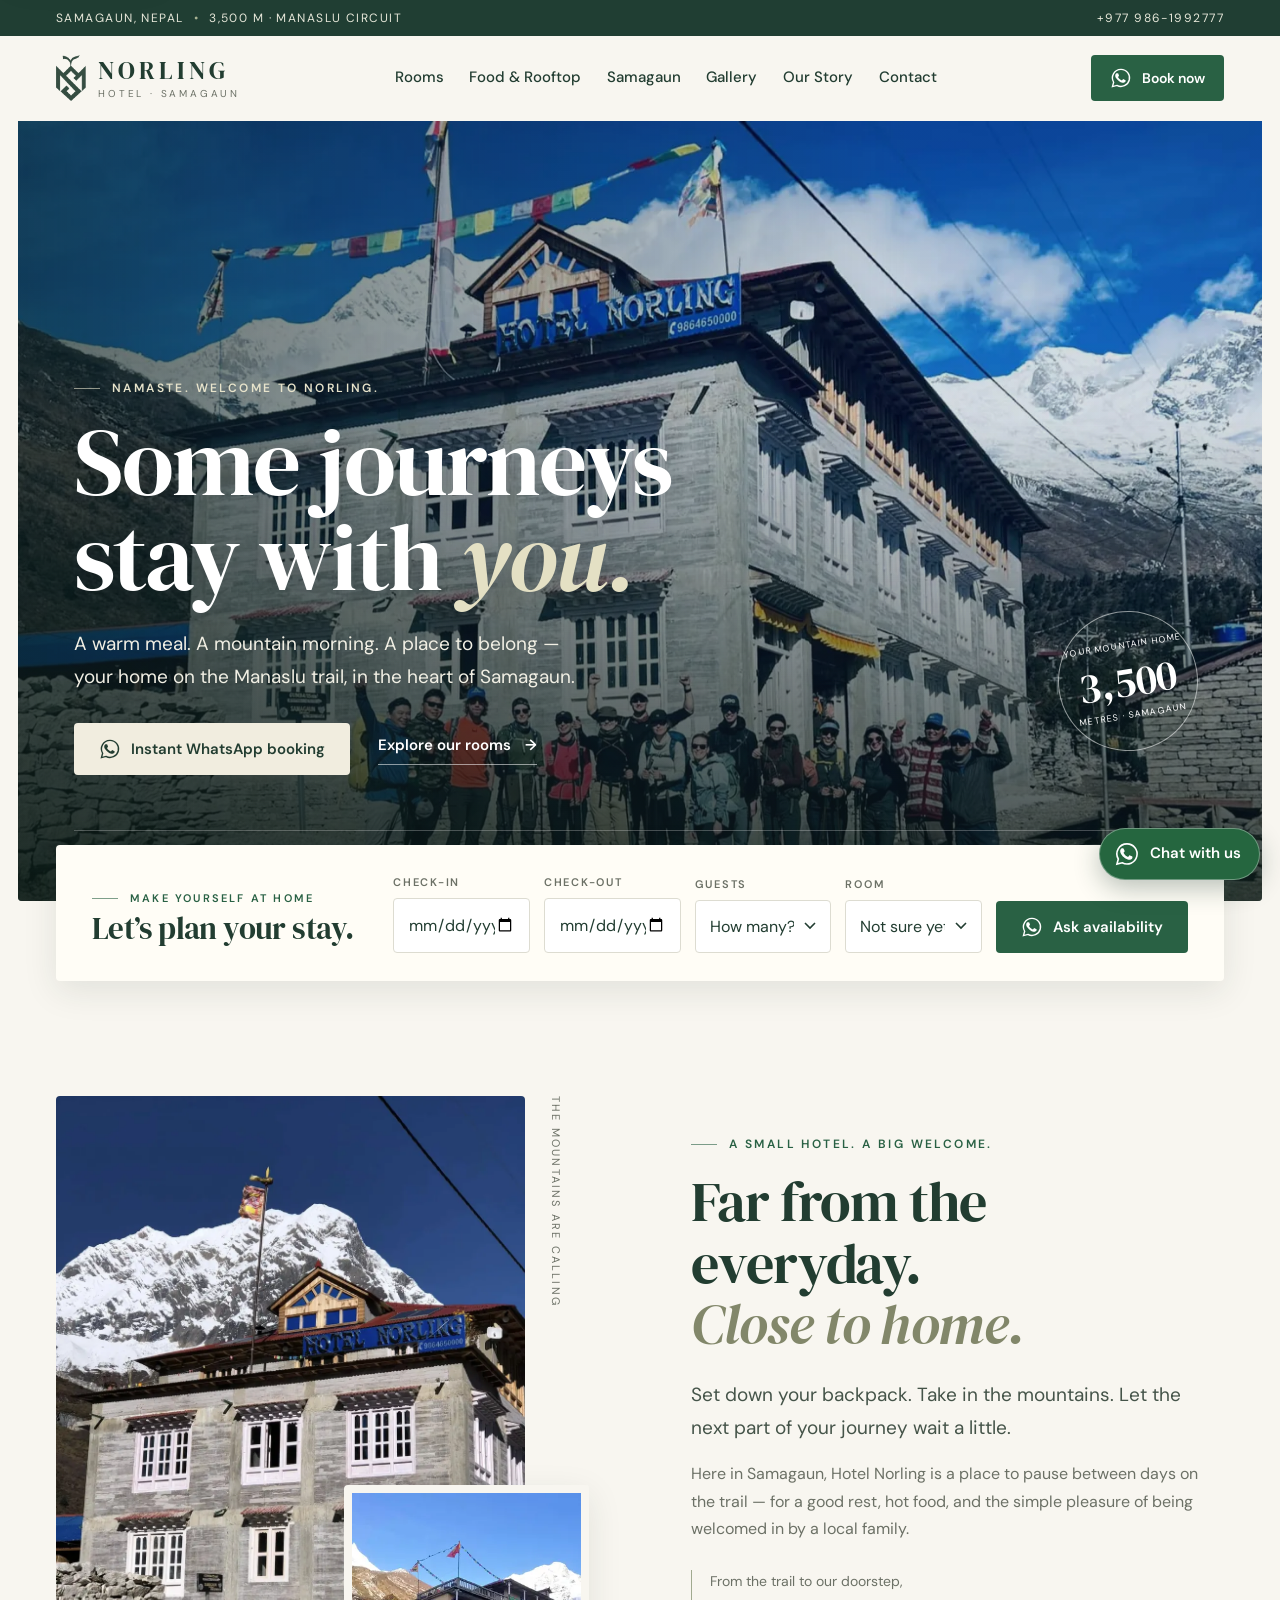
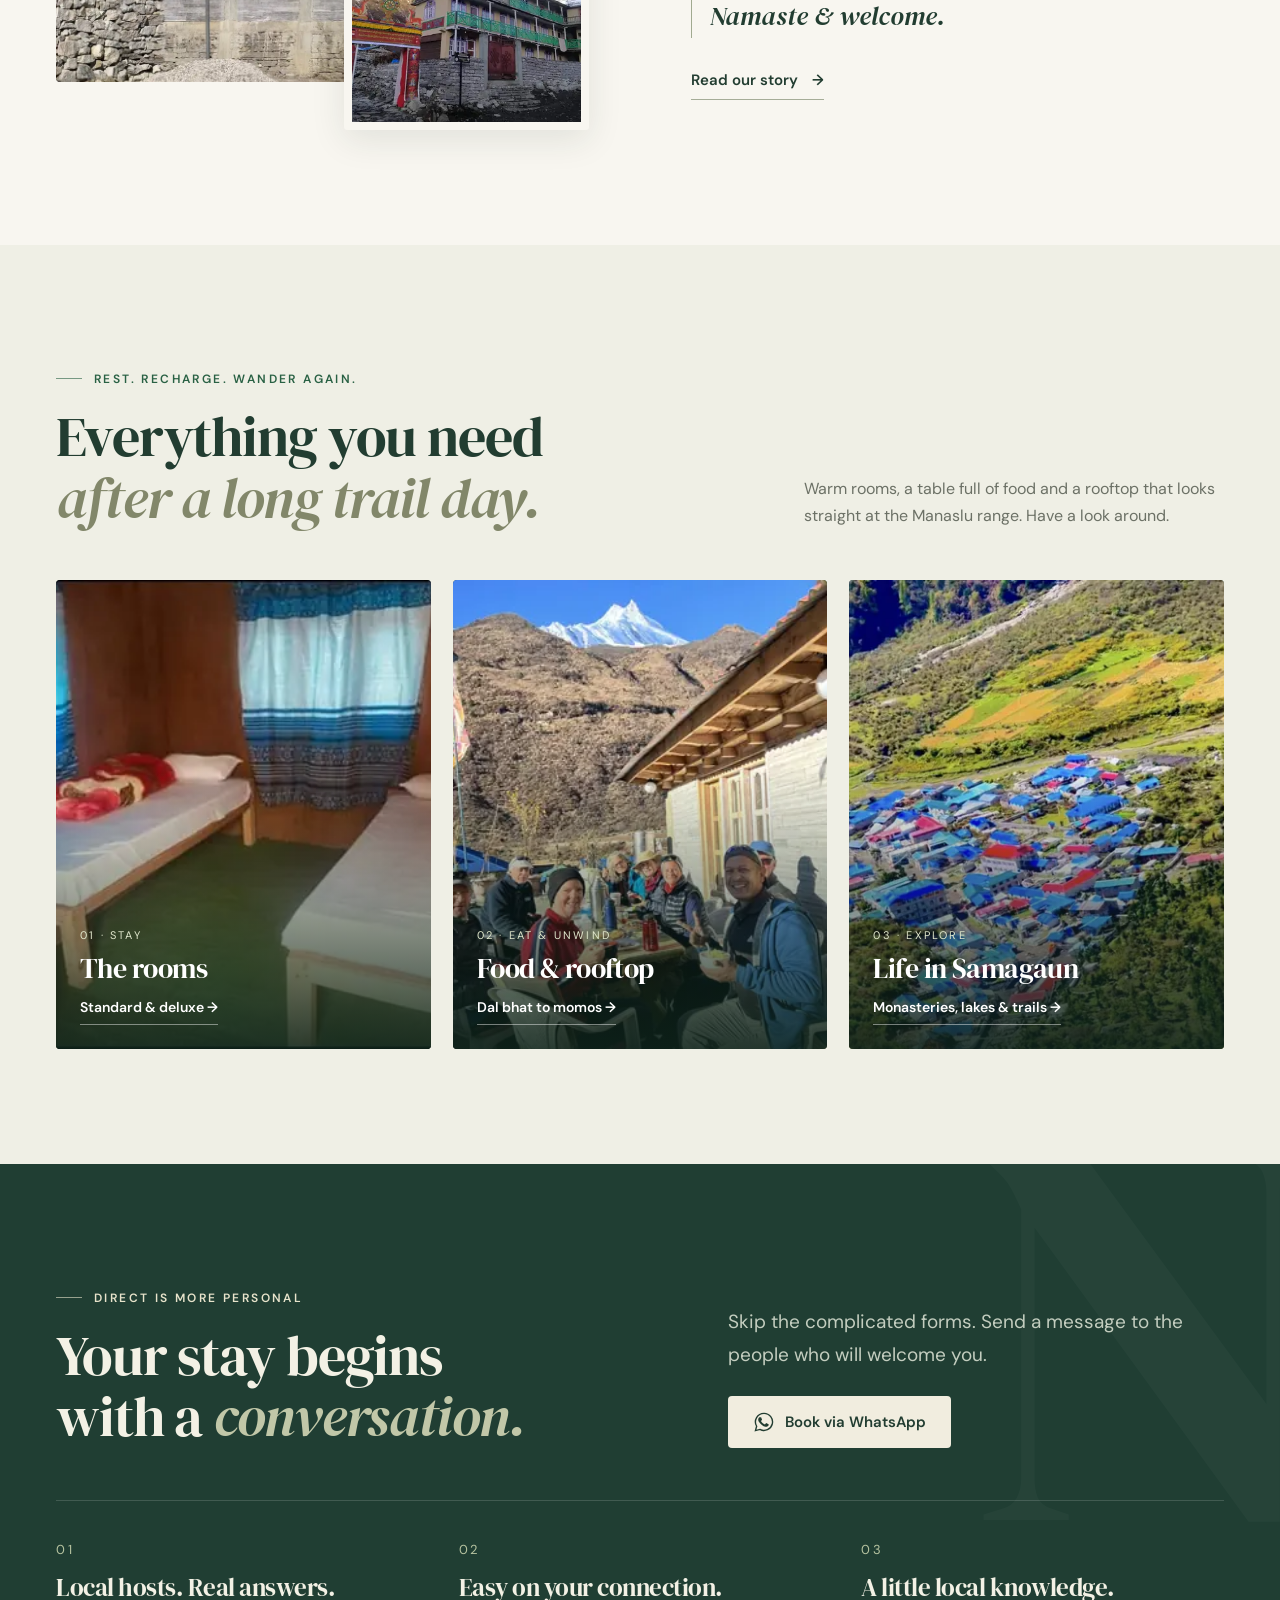
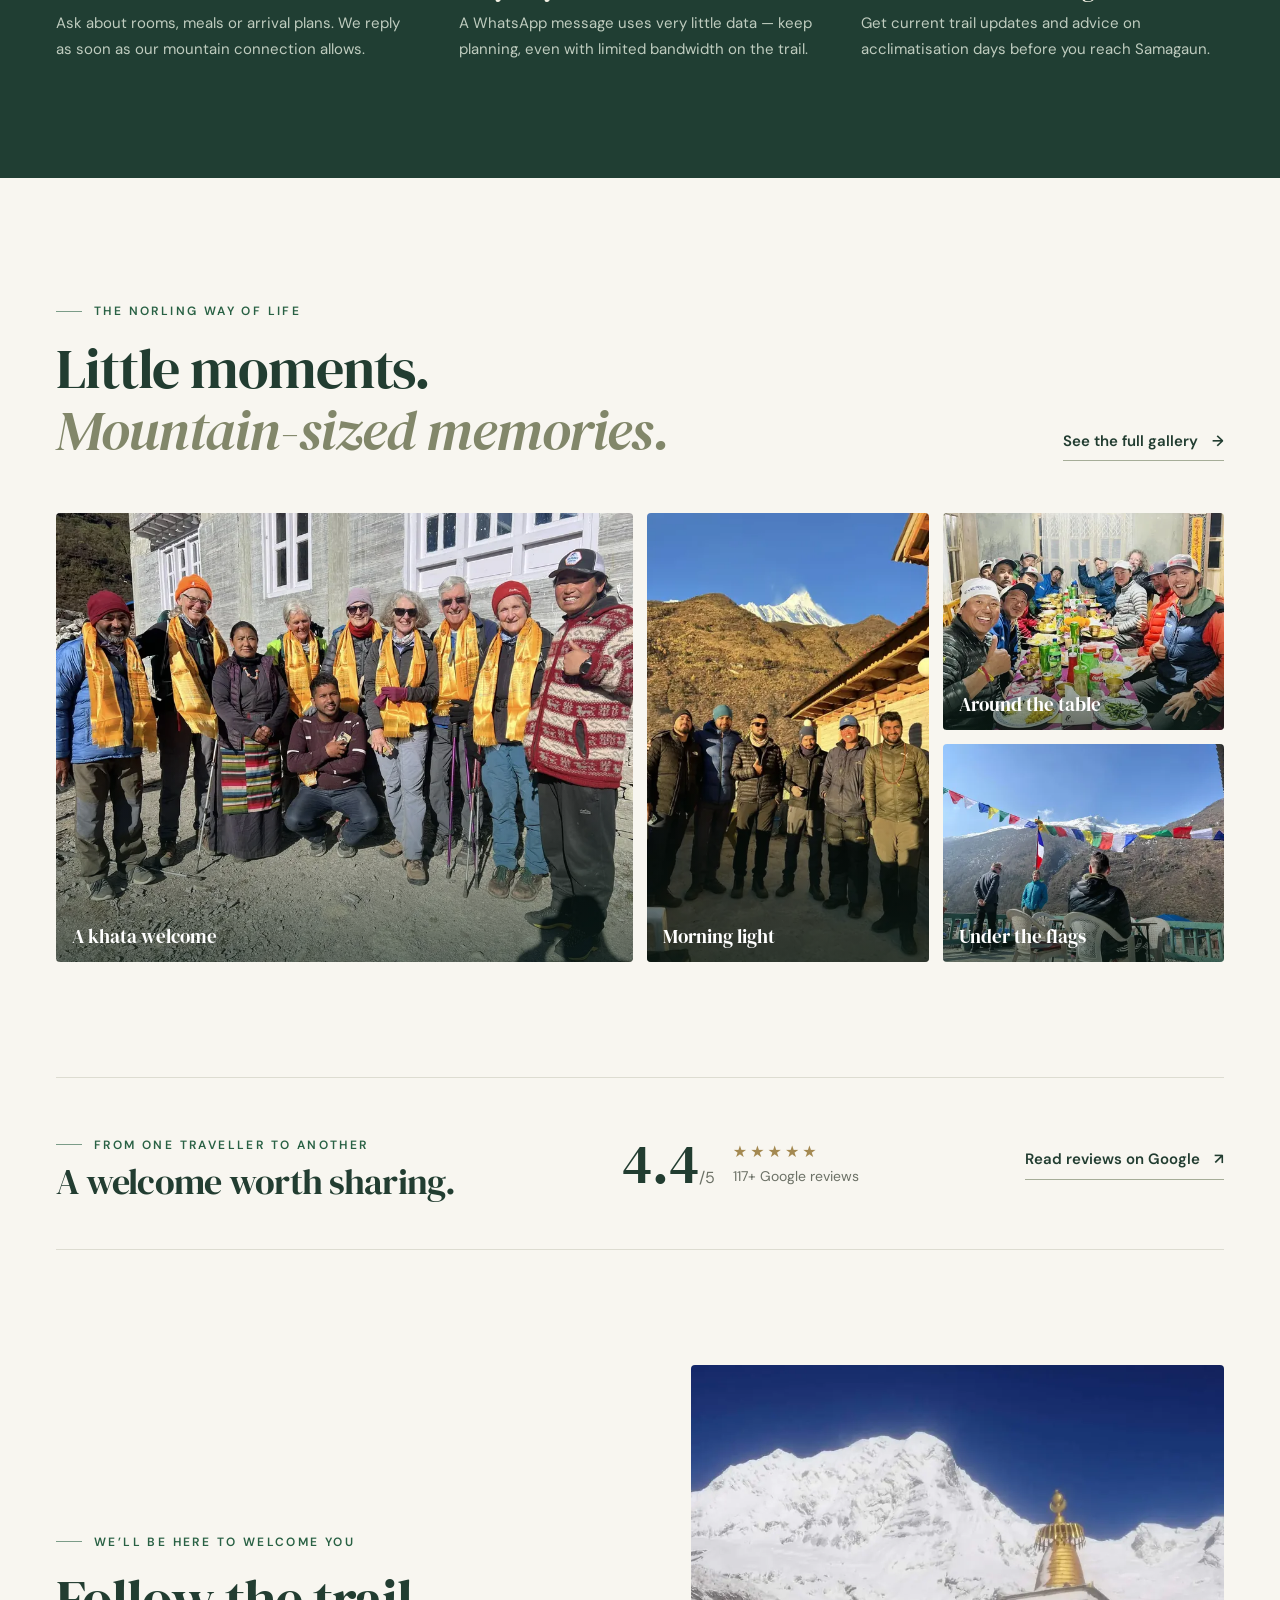
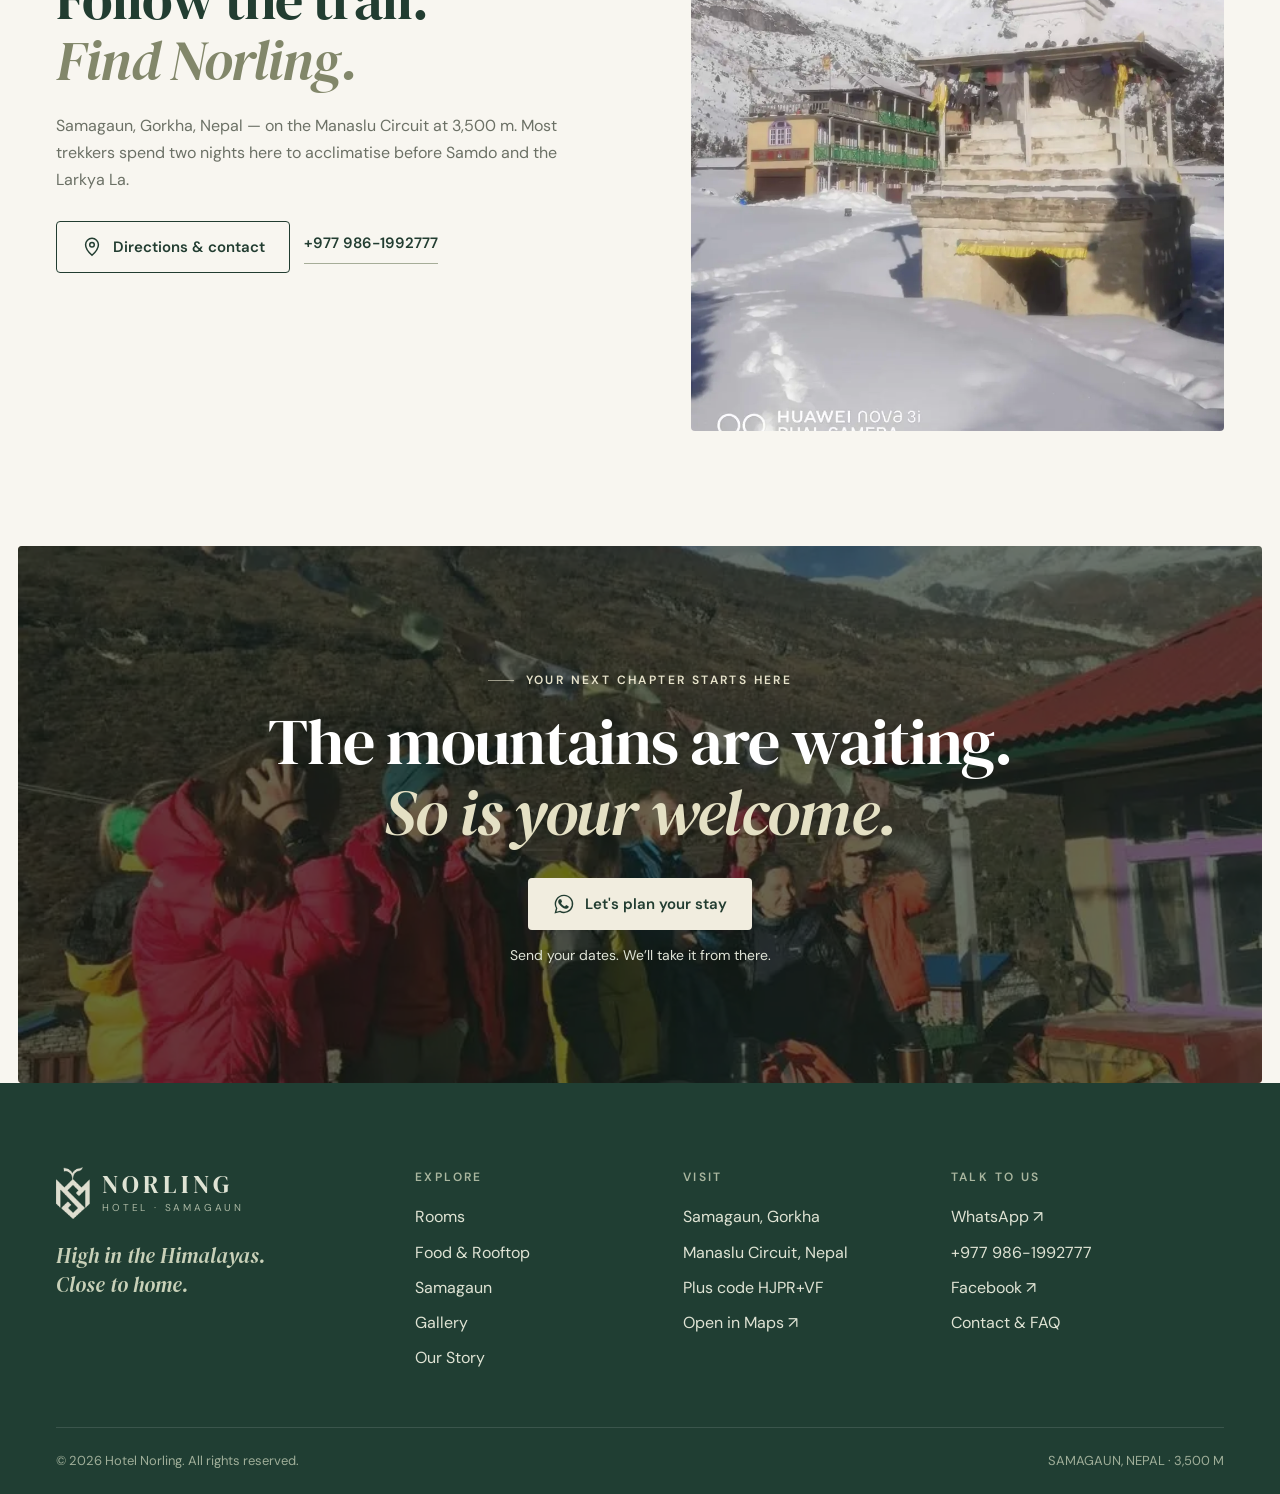
<file: index.html>
<!DOCTYPE html>
<html lang="en">
<head>
<meta charset="utf-8">
<meta name="viewport" content="width=device-width, initial-scale=1, viewport-fit=cover">
<title>Hotel Norling — Your home beneath the Himalayas · Samagaun, Manaslu</title>
<meta name="description" content="A warm Himalayan welcome at Hotel Norling, Samagaun (3,500 m) on the Manaslu Circuit. Cosy rooms, hot food, a sunny rooftop and direct booking on WhatsApp.">
<meta name="theme-color" content="#203e33">
<link rel="canonical" href="https://hotelnorling.com/">
<meta property="og:type" content="website">
<meta property="og:site_name" content="Hotel Norling">
<meta property="og:title" content="Hotel Norling — Your home beneath the Himalayas · Samagaun, Manaslu">
<meta property="og:description" content="A warm Himalayan welcome at Hotel Norling, Samagaun (3,500 m) on the Manaslu Circuit. Cosy rooms, hot food, a sunny rooftop and direct booking on WhatsApp.">
<meta property="og:url" content="https://hotelnorling.com/">
<meta property="og:image" content="https://hotelnorling.com/images/og-image.jpg">
<meta name="twitter:card" content="summary_large_image">
<link rel="icon" type="image/png" sizes="48x48" href="images/favicon.png">
<link rel="apple-touch-icon" href="images/apple-touch-icon.png">
<link rel="manifest" href="site.webmanifest">
<link rel="preconnect" href="https://fonts.googleapis.com">
<link rel="preconnect" href="https://fonts.gstatic.com" crossorigin>
<link href="https://fonts.googleapis.com/css2?family=DM+Sans:opsz,wght@9..40,400;9..40,500;9..40,600&amp;family=DM+Serif+Display:ital@0;1&amp;display=swap" rel="stylesheet">
<link rel="stylesheet" href="css/style.css">
<script>document.documentElement.classList.add('js')</script>
<link rel="preload" as="image" href="images/hotel-front-peaks-960.webp" imagesrcset="images/hotel-front-peaks-480.webp 480w, images/hotel-front-peaks-960.webp 960w, images/hotel-front-peaks-1600.webp 1600w" imagesizes="100vw">
<script type="application/ld+json">{"@context": "https://schema.org", "@type": "Hotel", "name": "Hotel Norling", "description": "Family-run trekkers' hotel in Samagaun on the Manaslu Circuit, Nepal.", "url": "https://hotelnorling.com/", "telephone": "+9779861992777", "image": "https://hotelnorling.com/images/og-image.jpg", "address": {"@type": "PostalAddress", "addressLocality": "Samagaun", "addressRegion": "Gorkha", "addressCountry": "NP"}, "aggregateRating": {"@type": "AggregateRating", "ratingValue": "4.4", "reviewCount": "117", "bestRating": "5"}, "amenityFeature": [{"@type": "LocationFeatureSpecification", "name": "Free Wi-Fi", "value": true}], "sameAs": ["https://www.facebook.com/hotelnorlingsama"]}</script>
</head>
<body>
<svg class="svg-defs" aria-hidden="true" xmlns="http://www.w3.org/2000/svg">
<symbol id="i-wa" viewBox="0 0 32 32"><path d="M16 3.5A12.4 12.4 0 0 0 5.3 22.2L3.6 28.5l6.5-1.7A12.4 12.4 0 1 0 16 3.5Z" fill="none" stroke="currentColor" stroke-width="2"/><path fill="currentColor" d="M11.6 9.6c-.3-.6-.6-.6-.9-.6h-.8c-.3 0-.7.1-1 .5-.4.4-1.3 1.3-1.3 3.1s1.3 3.6 1.5 3.9c.2.2 2.6 4.1 6.4 5.6 3.1 1.2 3.8 1 4.5.9.7-.1 2.2-.9 2.5-1.8.3-.9.3-1.6.2-1.8-.1-.2-.3-.3-.7-.5l-2.4-1.2c-.3-.1-.6-.2-.8.2l-1.1 1.4c-.2.2-.4.3-.8.1-.4-.2-1.6-.6-3-1.9-1.1-1-1.9-2.2-2.1-2.6-.2-.4 0-.6.2-.8l.6-.7c.2-.2.3-.4.4-.6.1-.3.1-.5 0-.7l-1.4-3.3Z"/></symbol>
<symbol id="i-peak" viewBox="0 0 24 24"><path d="M2 20 9 7l4 7 2-3 7 9H2Z" fill="none" stroke="currentColor" stroke-width="1.6" stroke-linejoin="round"/></symbol>
<symbol id="i-wifi" viewBox="0 0 24 24"><path d="M2 9a15 15 0 0 1 20 0M5.5 12.5a10 10 0 0 1 13 0M9 16a5 5 0 0 1 6 0" fill="none" stroke="currentColor" stroke-width="1.6" stroke-linecap="round"/><circle cx="12" cy="19.5" r="1.3" fill="currentColor"/></symbol>
<symbol id="i-bowl" viewBox="0 0 24 24"><path d="M3 12h18a9 9 0 0 1-18 0ZM8 8c0-1.5 1-1.5 1-3M12 8c0-1.5 1-1.5 1-3M16 8c0-1.5 1-1.5 1-3" fill="none" stroke="currentColor" stroke-width="1.6" stroke-linecap="round"/></symbol>
<symbol id="i-sun" viewBox="0 0 24 24"><circle cx="12" cy="12" r="4" fill="none" stroke="currentColor" stroke-width="1.6"/><path d="M12 2v2.5M12 19.5V22M2 12h2.5M19.5 12H22M4.9 4.9l1.8 1.8M17.3 17.3l1.8 1.8M4.9 19.1l1.8-1.8M17.3 6.7l1.8-1.8" stroke="currentColor" stroke-width="1.6" stroke-linecap="round"/></symbol>
<symbol id="i-bed" viewBox="0 0 24 24"><path d="M3 6v13M3 15h18v4M21 15v-3a3 3 0 0 0-3-3h-8v6M6.5 11.5a1.8 1.8 0 1 0 0-.01" fill="none" stroke="currentColor" stroke-width="1.6" stroke-linecap="round" stroke-linejoin="round"/></symbol>
<symbol id="i-chat" viewBox="0 0 24 24"><path d="M4 5h16v11H9l-5 4V5Z" fill="none" stroke="currentColor" stroke-width="1.6" stroke-linejoin="round"/></symbol>
<symbol id="i-map" viewBox="0 0 24 24"><path d="M12 21s-7-6.2-7-11.5a7 7 0 0 1 14 0C19 14.8 12 21 12 21Z" fill="none" stroke="currentColor" stroke-width="1.6"/><circle cx="12" cy="9.5" r="2.5" fill="none" stroke="currentColor" stroke-width="1.6"/></symbol>
<symbol id="i-phone" viewBox="0 0 24 24"><path d="M5 3h4l2 5-2.5 1.5a11 11 0 0 0 6 6L16 13l5 2v4a2 2 0 0 1-2 2A16 16 0 0 1 3 5a2 2 0 0 1 2-2Z" fill="none" stroke="currentColor" stroke-width="1.6" stroke-linejoin="round"/></symbol>
<symbol id="i-fb" viewBox="0 0 24 24"><path d="M14 8h3V4h-3a4 4 0 0 0-4 4v2H7v4h3v7h4v-7h3l1-4h-4V8Z" fill="none" stroke="currentColor" stroke-width="1.6" stroke-linejoin="round"/></symbol>
<symbol id="i-flag" viewBox="0 0 24 24"><path d="M2 6c3 2 5 2 7 0s4-2 7 0 4 2 6 0M4 7v4M8 8v4M12 7v4M16 7v4M20 7v4" fill="none" stroke="currentColor" stroke-width="1.6" stroke-linecap="round"/></symbol>
</svg>
<a class="skip" href="#main">Skip to content</a>
<div class="topline"><div class="shell"><span>SAMAGAUN, NEPAL<i>•</i>3,500 M · MANASLU CIRCUIT</span><a class="hide-sm" href="tel:+9779861992777">+977 986-1992777</a></div></div>
<header class="site-header">
  <div class="shell header-inner">
    <a href="index.html" class="brand" aria-label="Hotel Norling — home"><img src="images/mark-dark.png" alt="" width="96" height="146"><span class="brand-text">NORLING<small>HOTEL · SAMAGAUN</small></span></a>
    <nav class="main-nav" aria-label="Main"><a href="rooms.html">Rooms</a><a href="dining.html">Food &amp; Rooftop</a><a href="explore.html">Samagaun</a><a href="gallery.html">Gallery</a><a href="about.html">Our Story</a><a href="contact.html">Contact</a></nav>
    <div class="header-actions">
      <a class="btn btn-green" data-book="" href="https://wa.me/9779861992777" target="_blank" rel="noopener noreferrer"><svg class="icon"><use href="#i-wa"/></svg><span>Book now</span></a>
      <button class="menu-toggle" type="button" aria-label="Open menu" aria-expanded="false" aria-controls="mobile-nav"><span></span><span></span></button>
    </div>
  </div>
</header>
<nav id="mobile-nav" class="mobile-nav" aria-label="Mobile">
  <a class="m-link" href="index.html" aria-current="page">Home<span>→</span></a><a class="m-link" href="rooms.html">Rooms<span>→</span></a><a class="m-link" href="dining.html">Food &amp; Rooftop<span>→</span></a><a class="m-link" href="explore.html">Samagaun<span>→</span></a><a class="m-link" href="gallery.html">Gallery<span>→</span></a><a class="m-link" href="about.html">Our Story<span>→</span></a><a class="m-link" href="contact.html">Contact<span>→</span></a>
  <div class="m-foot"><a class="btn btn-green btn-block" data-book="" href="https://wa.me/9779861992777" target="_blank" rel="noopener noreferrer"><svg class="icon"><use href="#i-wa"/></svg><span>Book via WhatsApp</span></a><a class="btn btn-outline btn-block" href="tel:+9779861992777"><svg class="icon"><use href="#i-phone"/></svg>+977 986-1992777</a><p>We reply as soon as our mountain connection allows.</p></div>
</nav>
<main id="main">
<section class="hero">
  <img src="images/hotel-front-peaks-960.webp" srcset="images/hotel-front-peaks-480.webp 480w, images/hotel-front-peaks-960.webp 960w, images/hotel-front-peaks-1600.webp 1600w" sizes="100vw" width="960" height="540" alt="Hotel Norling’s stone building and prayer flags beneath the snowy peaks of Samagaun" fetchpriority="high" decoding="async">
  <div class="hero-content"><div class="shell">
    <p class="eyebrow light">Namaste. Welcome to Norling.</p>
    <h1>Some journeys<br>stay with <em>you.</em></h1>
    <p class="lead">A warm meal. A mountain morning. A place to belong — your home on the Manaslu trail, in the heart of Samagaun.</p>
    <div class="btn-row"><a class="btn btn-cream" data-book="" href="https://wa.me/9779861992777" target="_blank" rel="noopener noreferrer"><svg class="icon"><use href="#i-wa"/></svg><span>Instant WhatsApp booking</span></a><a class="link-arrow" style="border-color:#ffffff88" href="rooms.html">Explore our rooms <span>→</span></a></div>
  </div></div>
  <div class="stamp" aria-hidden="true">YOUR MOUNTAIN HOME<strong>3,500</strong>METRES · SAMAGAUN</div>
  <div class="hero-facts"><div class="shell"><span><svg><use href="#i-peak"/></svg>3,500 m altitude</span><span><svg><use href="#i-wifi"/></svg>Free Wi-Fi</span><span><svg><use href="#i-bowl"/></svg>Hot, home-cooked food</span><span><svg><use href="#i-sun"/></svg>Rooftop with mountain views</span></div></div>
</section>

<div class="shell">
  <section class="booking reveal" aria-labelledby="plan-title">
    <div><p class="eyebrow">Make yourself at home</p><h2 id="plan-title">Let’s plan your stay.</h2></div>
    <form class="book-form" novalidate>
  <div class="field"><label for="h-in">Check-in</label><input id="h-in" name="checkin" type="date"></div>
  <div class="field"><label for="h-out">Check-out</label><input id="h-out" name="checkout" type="date"></div>
  <div class="field"><label for="h-guests">Guests</label><select id="h-guests" name="guests"><option value="">How many?</option><option>1</option><option>2</option><option>3</option><option>4</option><option>5–8</option><option>9+ (group)</option></select></div>
  <div class="field"><label for="h-room">Room</label><select id="h-room" name="room"><option value="">Not sure yet</option><option value="Standard (shared bathroom)">Standard · shared bath</option><option value="Deluxe (attached bathroom)">Deluxe · attached bath</option></select></div>
  <button class="btn btn-green" type="submit"><svg class="icon"><use href="#i-wa"/></svg>Ask availability</button>
  <p class="form-error" role="alert"></p>
</form>
  </section>
</div>

<section class="section shell split" aria-labelledby="welcome-title">
  <div class="photo-stack reveal">
    <img src="images/hotel-front-tall-960.webp" srcset="images/hotel-front-tall-480.webp 480w, images/hotel-front-tall-960.webp 960w, images/hotel-front-tall-1536.webp 1536w" sizes="(max-width: 980px) 90vw, 560px" width="960" height="1280" alt="Hotel Norling’s stone façade and blue sign with a snow-covered peak behind" class="main" loading="lazy" decoding="async">
    <img src="images/heritage-gate-960.webp" srcset="images/heritage-gate-480.webp 480w, images/heritage-gate-960.webp 960w, images/heritage-gate-1600.webp 1600w" sizes="(max-width: 980px) 45vw, 260px" width="960" height="720" alt="The colourful traditional gateway in front of Hotel Norling" class="detail" loading="lazy" decoding="async">
    <span class="vcaption" aria-hidden="true">THE MOUNTAINS ARE CALLING</span>
  </div>
  <div class="reveal">
    <p class="eyebrow">A small hotel. A big welcome.</p>
    <h2 id="welcome-title">Far from the everyday.<br><em>Close to home.</em></h2>
    <p class="lead" style="margin-top:22px">Set down your backpack. Take in the mountains. Let the next part of your journey wait a little.</p>
    <p class="muted" style="margin-top:16px">Here in Samagaun, Hotel Norling is a place to pause between days on the trail — for a good rest, hot food, and the simple pleasure of being welcomed in by a local family.</p>
    <div class="sign"><span>From the trail to our doorstep,</span><strong>Namaste &amp; welcome.</strong></div>
    <a class="link-arrow" href="about.html">Read our story <span>→</span></a>
  </div>
</section>

<section class="section bg-soft" aria-labelledby="discover-title">
  <div class="shell">
    <div class="section-head reveal"><div><p class="eyebrow">Rest. Recharge. Wander again.</p><h2 id="discover-title">Everything you need<br><em>after a long trail day.</em></h2></div><p>Warm rooms, a table full of food and a rooftop that looks straight at the Manaslu range. Have a look around.</p></div>
    <div class="cards">
      <a class="card reveal" href="rooms.html"><img src="images/room-twin-960.webp" srcset="images/room-twin-480.webp 480w, images/room-twin-960.webp 960w" sizes="(max-width: 720px) 92vw, (max-width: 980px) 46vw, 400px" width="960" height="726" alt="Twin room with handwoven curtains and warm blankets" loading="lazy" decoding="async"><div class="card-body"><small>01 · Stay</small><h3>The rooms</h3><span>Standard &amp; deluxe →</span></div></a>
      <a class="card reveal" href="dining.html"><img src="images/rooftop-lunch-960.webp" srcset="images/rooftop-lunch-480.webp 480w, images/rooftop-lunch-960.webp 960w, images/rooftop-lunch-1600.webp 1600w" sizes="(max-width: 720px) 92vw, (max-width: 980px) 46vw, 400px" width="960" height="720" alt="Trekkers having lunch on the sunny rooftop terrace" loading="lazy" decoding="async"><div class="card-body"><small>02 · Eat &amp; unwind</small><h3>Food &amp; rooftop</h3><span>Dal bhat to momos →</span></div></a>
      <a class="card reveal" href="explore.html"><img src="images/samagaun-aerial-960.webp" srcset="images/samagaun-aerial-480.webp 480w, images/samagaun-aerial-960.webp 960w, images/samagaun-aerial-1283.webp 1283w" sizes="(max-width: 720px) 92vw, (max-width: 980px) 92vw, 400px" width="960" height="965" alt="Aerial view of Samagaun village and its colourful roofs" style="object-position:center 40%" loading="lazy" decoding="async"><div class="card-body"><small>03 · Explore</small><h3>Life in Samagaun</h3><span>Monasteries, lakes &amp; trails →</span></div></a>
    </div>
  </div>
</section>

<section class="section bg-dark watermark" aria-labelledby="direct-title">
  <div class="shell">
    <div class="dark-head reveal">
      <div><p class="eyebrow light">Direct is more personal</p><h2 id="direct-title">Your stay begins<br>with a <em>conversation.</em></h2></div>
      <div><p class="lead">Skip the complicated forms. Send a message to the people who will welcome you.</p><div style="margin-top:24px"><a class="btn btn-cream" data-book="" href="https://wa.me/9779861992777" target="_blank" rel="noopener noreferrer"><svg class="icon"><use href="#i-wa"/></svg><span>Book via WhatsApp</span></a></div></div>
    </div>
    <div class="reasons">
      <article class="reveal"><span class="num">01</span><h3>Local hosts. Real answers.</h3><p>Ask about rooms, meals or arrival plans. We reply as soon as our mountain connection allows.</p></article>
      <article class="reveal"><span class="num">02</span><h3>Easy on your connection.</h3><p>A WhatsApp message uses very little data — keep planning, even with limited bandwidth on the trail.</p></article>
      <article class="reveal"><span class="num">03</span><h3>A little local knowledge.</h3><p>Get current trail updates and advice on acclimatisation days before you reach Samagaun.</p></article>
    </div>
  </div>
</section>

<section class="section shell" aria-labelledby="moments-title">
  <div class="section-head reveal"><div><p class="eyebrow">The Norling way of life</p><h2 id="moments-title">Little moments.<br><em>Mountain-sized memories.</em></h2></div><a class="link-arrow" href="gallery.html">See the full gallery <span>→</span></a></div>
  <div class="mosaic reveal">
    <button class="tile t-big" type="button" data-lightbox="home" data-full="images/khata-welcome-1600.webp" data-caption="A khata welcome for our guests"><img src="images/khata-welcome-960.webp" srcset="images/khata-welcome-480.webp 480w, images/khata-welcome-960.webp 960w, images/khata-welcome-1600.webp 1600w" sizes="(max-width: 980px) 92vw, 600px" width="960" height="720" alt="Guests wearing yellow khata scarves with their hosts outside the hotel" loading="lazy" decoding="async"><span>A khata welcome</span></button>
    <button class="tile t-tall" type="button" data-lightbox="home" data-full="images/guests-sunrise-1536.webp" data-caption="Morning light on the terrace"><img src="images/guests-sunrise-960.webp" srcset="images/guests-sunrise-480.webp 480w, images/guests-sunrise-960.webp 960w, images/guests-sunrise-1536.webp 1536w" sizes="(max-width: 980px) 46vw, 300px" width="960" height="1280" alt="A group of trekkers on the terrace in the morning sun" loading="lazy" decoding="async"><span>Morning light</span></button>
    <button class="tile" type="button" data-lightbox="home" data-full="images/dining-feast-1283.webp" data-caption="Around the table"><img src="images/dining-feast-960.webp" srcset="images/dining-feast-480.webp 480w, images/dining-feast-960.webp 960w, images/dining-feast-1283.webp 1283w" sizes="(max-width: 980px) 46vw, 300px" width="960" height="792" alt="Guests and guides sharing a feast in the dining room" loading="lazy" decoding="async"><span>Around the table</span></button>
    <button class="tile" type="button" data-lightbox="home" data-full="images/rooftop-prayer-flags-1600.webp" data-caption="Prayer flags on the rooftop"><img src="images/rooftop-prayer-flags-960.webp" srcset="images/rooftop-prayer-flags-480.webp 480w, images/rooftop-prayer-flags-960.webp 960w, images/rooftop-prayer-flags-1600.webp 1600w" sizes="(max-width: 980px) 46vw, 300px" width="960" height="720" alt="Guests on the rooftop beneath prayer flags and snowy peaks" loading="lazy" decoding="async"><span>Under the flags</span></button>
  </div>
</section>

<section class="shell reviews reveal" aria-label="Guest reviews">
  <div><p class="eyebrow">From one traveller to another</p><h2>A welcome worth sharing.</h2></div>
  <div class="score"><strong>4.4<small>/5</small></strong><div><span class="stars" role="img" aria-label="Rated 4.4 out of 5">★★★★★</span><p>117+ Google reviews</p></div></div>
  <a class="link-arrow" href="https://www.google.com/maps/search/?api=1&query=Hotel+Norling+Samagaun" target="_blank" rel="noopener noreferrer">Read reviews on Google <span>↗</span></a>
</section>

<section class="section shell split" aria-labelledby="find-title">
  <div class="reveal">
    <p class="eyebrow">We’ll be here to welcome you</p>
    <h2 id="find-title">Follow the trail.<br><em>Find Norling.</em></h2>
    <p class="muted" style="margin-top:20px">Samagaun, Gorkha, Nepal — on the Manaslu Circuit at 3,500 m. Most trekkers spend two nights here to acclimatise before Samdo and the Larkya La.</p>
    <div class="btn-row" style="margin-top:28px"><a class="btn btn-outline" href="contact.html"><svg class="icon"><use href="#i-map"/></svg>Directions &amp; contact</a><a class="link-arrow" href="tel:+9779861992777">+977 986-1992777</a></div>
  </div>
  <div class="reveal"><img src="images/stupa-snow-960.webp" srcset="images/stupa-snow-480.webp 480w, images/stupa-snow-960.webp 960w, images/stupa-snow-1296.webp 1296w" sizes="(max-width: 980px) 92vw, 560px" width="960" height="1280" alt="A golden-topped stupa in fresh snow beside the hotel" class="photo-tall" loading="lazy" decoding="async"></div>
</section>

<section class="cta-photo section">
  <img src="images/rooftop-group-960.webp" srcset="images/rooftop-group-480.webp 480w, images/rooftop-group-960.webp 960w" sizes="100vw" width="960" height="720" alt="" loading="lazy" decoding="async">
  <div class="shell reveal">
    <p class="eyebrow light">Your next chapter starts here</p>
    <h2>The mountains are waiting.<br><em>So is your welcome.</em></h2>
    <a class="btn btn-cream" data-book="" href="https://wa.me/9779861992777" target="_blank" rel="noopener noreferrer"><svg class="icon"><use href="#i-wa"/></svg><span>Let's plan your stay</span></a>
    <p class="small">Send your dates. We’ll take it from there.</p>
  </div>
</section>

</main>
<footer class="site-footer">
  <div class="shell footer-grid">
    <div>
      <a href="index.html" class="brand" aria-label="Hotel Norling — home"><img src="images/mark-light.png" alt="" width="96" height="146"><span class="brand-text">NORLING<small>HOTEL · SAMAGAUN</small></span></a>
      <p class="footer-tag">High in the Himalayas.<br>Close to home.</p>
    </div>
    <div><h4>Explore</h4><ul><li><a href="rooms.html">Rooms</a></li><li><a href="dining.html">Food &amp; Rooftop</a></li><li><a href="explore.html">Samagaun</a></li><li><a href="gallery.html">Gallery</a></li><li><a href="about.html">Our Story</a></li></ul></div>
    <div><h4>Visit</h4><ul><li>Samagaun, Gorkha</li><li>Manaslu Circuit, Nepal</li><li>Plus code HJPR+VF</li><li><a href="https://www.google.com/maps/search/?api=1&query=Hotel+Norling+Samagaun" target="_blank" rel="noopener noreferrer">Open in Maps ↗</a></li></ul></div>
    <div><h4>Talk to us</h4><ul><li><a data-book="" href="https://wa.me/9779861992777" target="_blank" rel="noopener noreferrer">WhatsApp ↗</a></li><li><a href="tel:+9779861992777">+977 986-1992777</a></li><li><a href="https://www.facebook.com/hotelnorlingsama" target="_blank" rel="noopener noreferrer">Facebook ↗</a></li><li><a href="contact.html">Contact &amp; FAQ</a></li></ul></div>
  </div>
  <div class="shell footer-bottom"><span>© <span id="year">2026</span> Hotel Norling. All rights reserved.</span><span>SAMAGAUN, NEPAL · 3,500 M</span></div>
</footer>
<a class="wa-float" data-book="" href="https://wa.me/9779861992777" target="_blank" rel="noopener noreferrer" aria-label="Chat with Hotel Norling on WhatsApp"><svg><use href="#i-wa"/></svg><span>Chat with us</span></a>
<script src="js/main.js" defer></script>
</body>
</html>
</file>
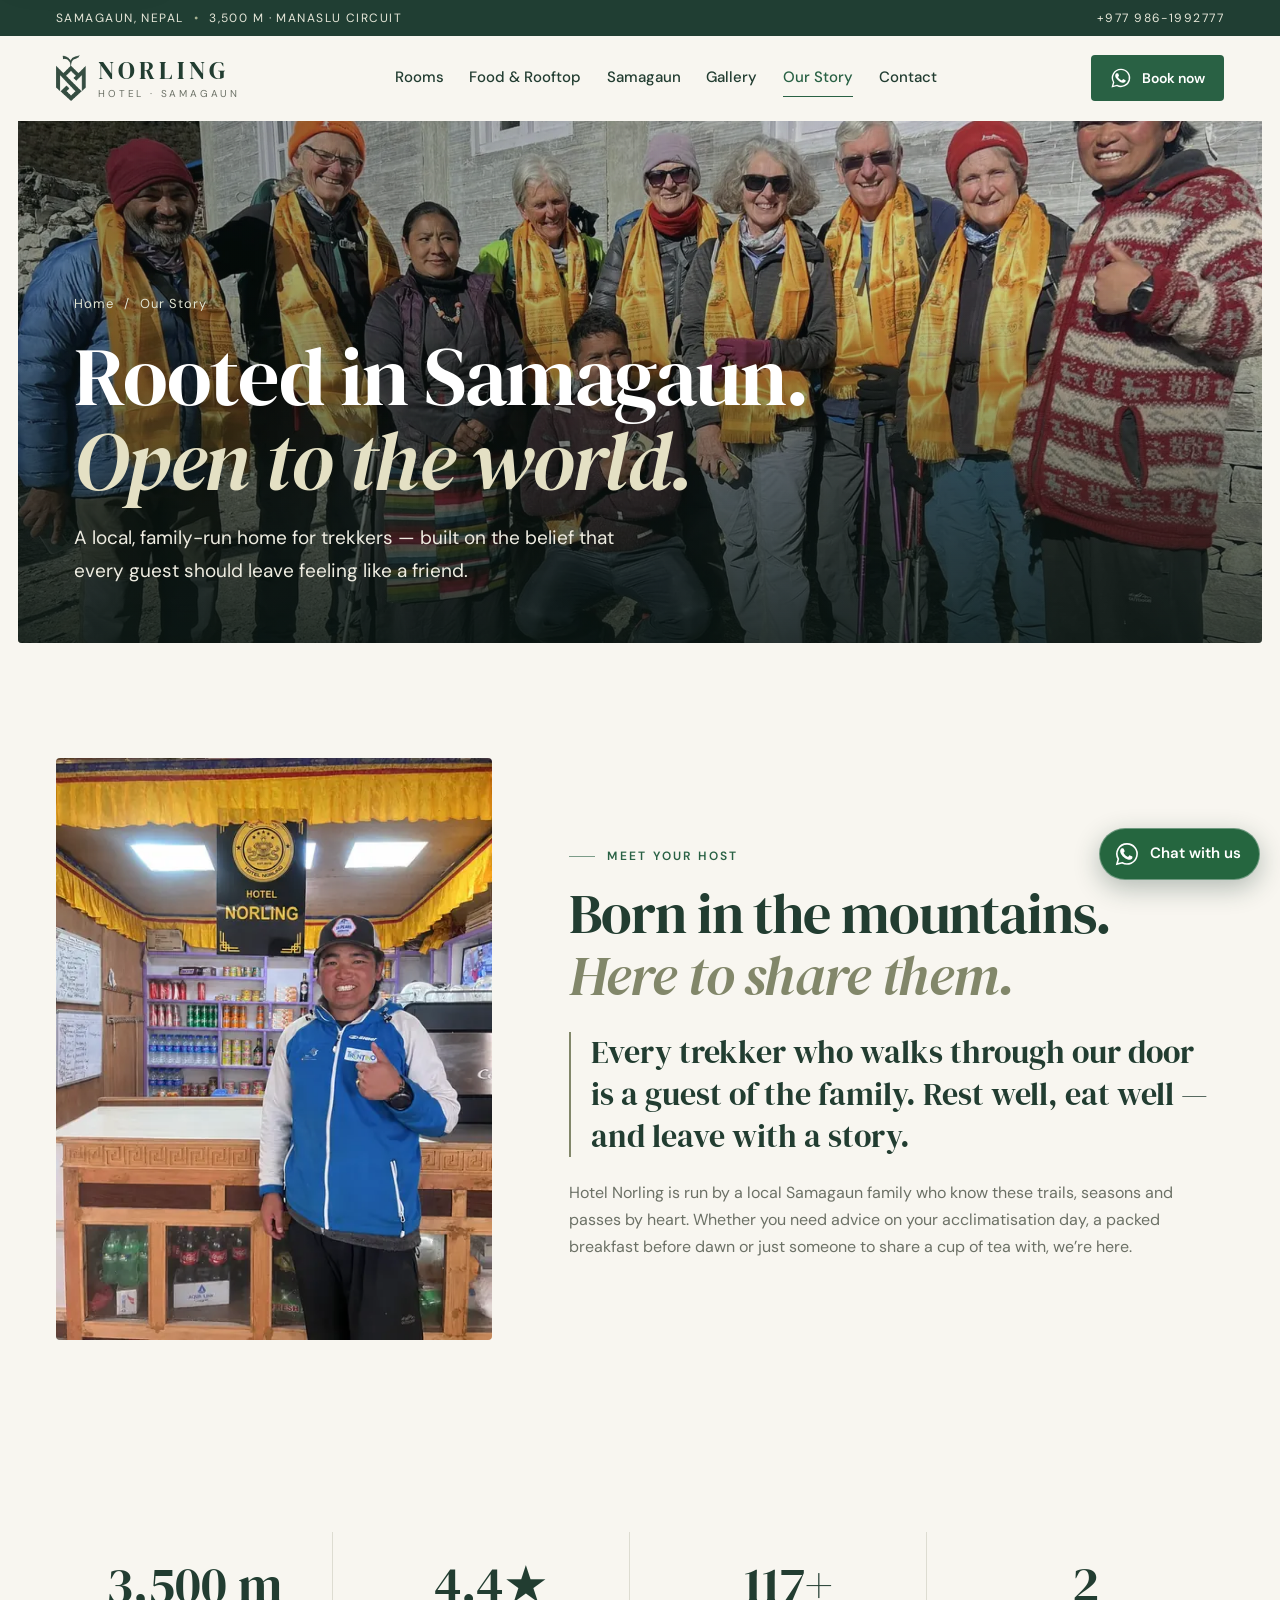
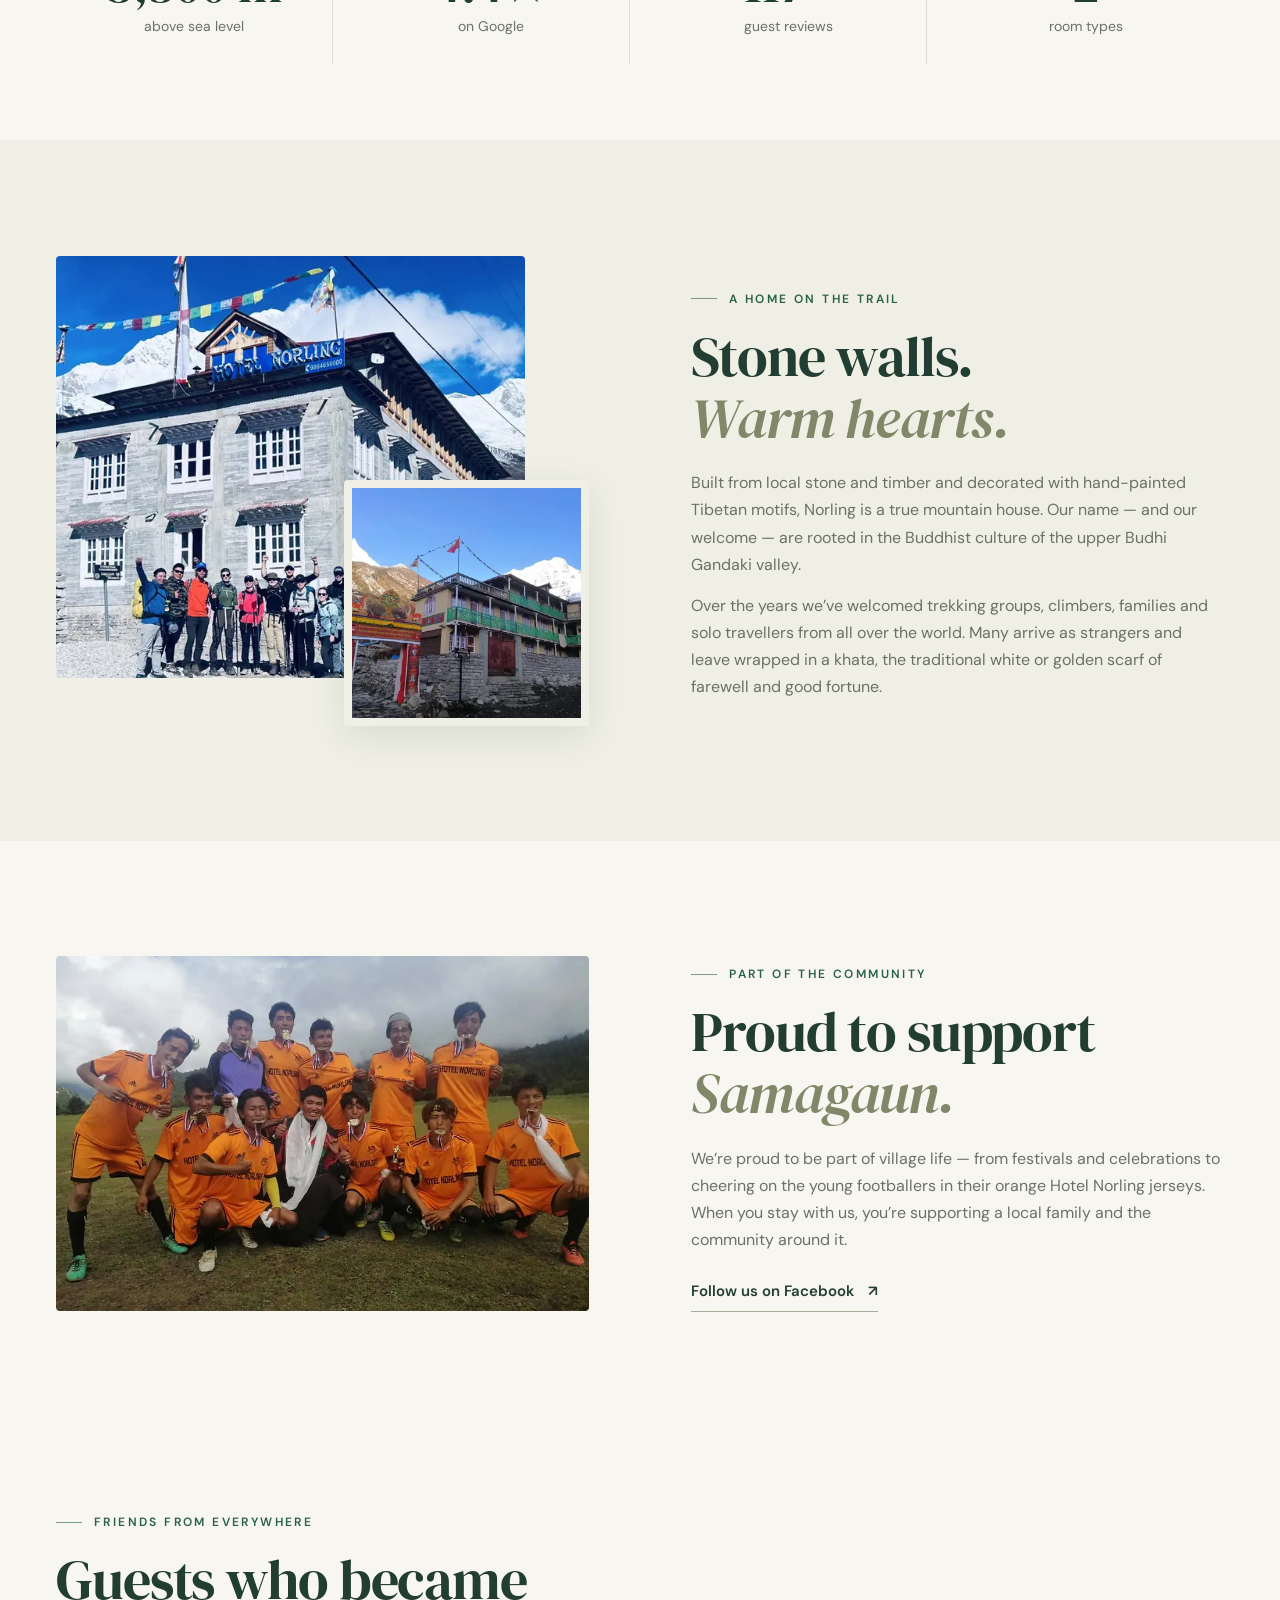
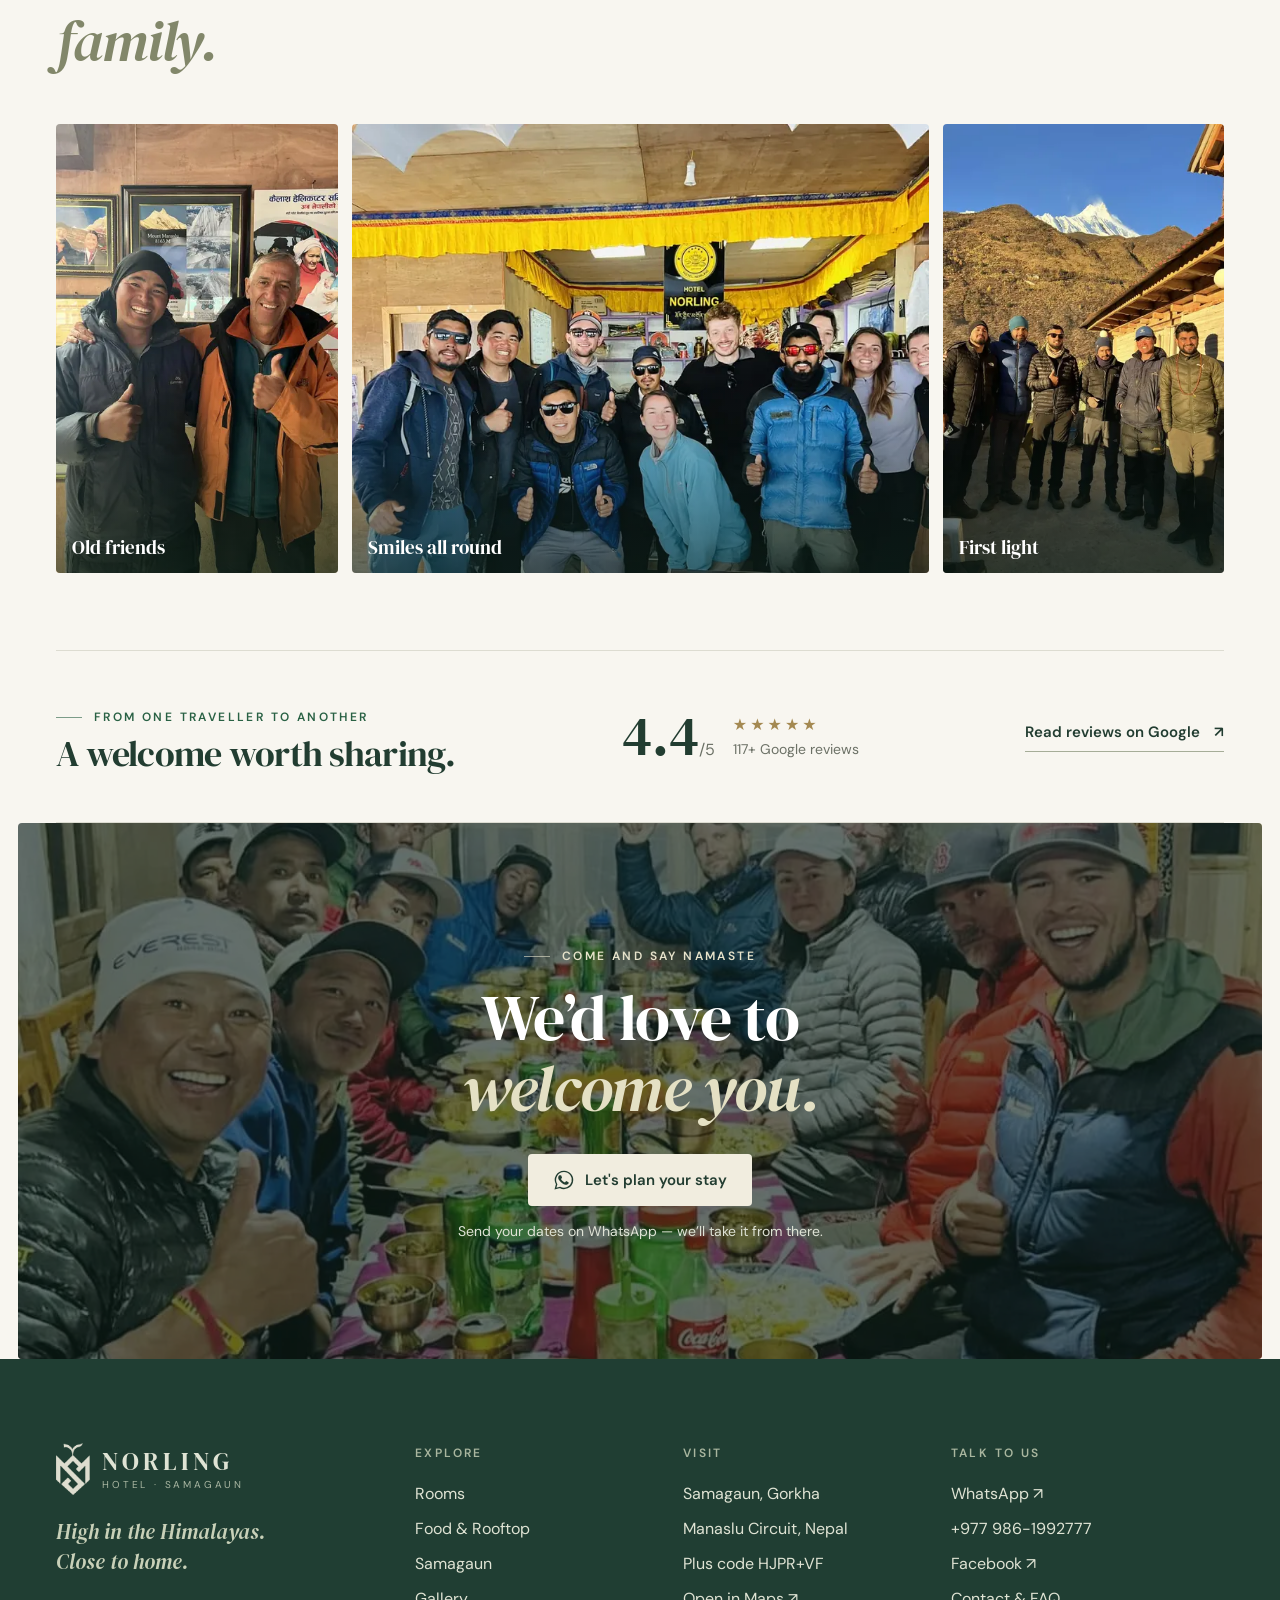
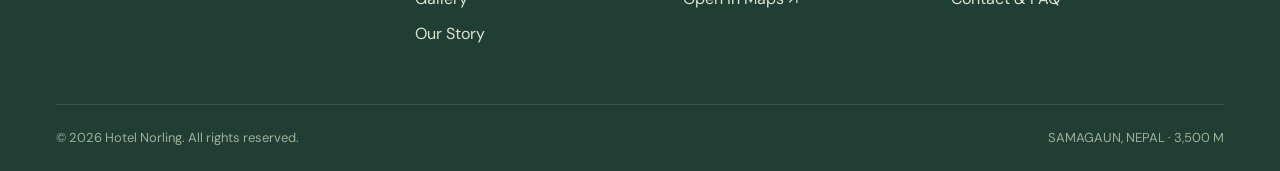
<file: about.html>
<!DOCTYPE html>
<html lang="en">
<head>
<meta charset="utf-8">
<meta name="viewport" content="width=device-width, initial-scale=1, viewport-fit=cover">
<title>Our Story — Hotel Norling, Samagaun</title>
<meta name="description" content="Hotel Norling is a family-run hotel in Samagaun, welcoming trekkers on the Manaslu Circuit with local hospitality, hot food and warm rooms.">
<meta name="theme-color" content="#203e33">
<link rel="canonical" href="https://hotelnorling.com/about.html">
<meta property="og:type" content="website">
<meta property="og:site_name" content="Hotel Norling">
<meta property="og:title" content="Our Story — Hotel Norling, Samagaun">
<meta property="og:description" content="Hotel Norling is a family-run hotel in Samagaun, welcoming trekkers on the Manaslu Circuit with local hospitality, hot food and warm rooms.">
<meta property="og:url" content="https://hotelnorling.com/about.html">
<meta property="og:image" content="https://hotelnorling.com/images/og-image.jpg">
<meta name="twitter:card" content="summary_large_image">
<link rel="icon" type="image/png" sizes="48x48" href="images/favicon.png">
<link rel="apple-touch-icon" href="images/apple-touch-icon.png">
<link rel="manifest" href="site.webmanifest">
<link rel="preconnect" href="https://fonts.googleapis.com">
<link rel="preconnect" href="https://fonts.gstatic.com" crossorigin>
<link href="https://fonts.googleapis.com/css2?family=DM+Sans:opsz,wght@9..40,400;9..40,500;9..40,600&amp;family=DM+Serif+Display:ital@0;1&amp;display=swap" rel="stylesheet">
<link rel="stylesheet" href="css/style.css">
<script>document.documentElement.classList.add('js')</script>
</head>
<body>
<svg class="svg-defs" aria-hidden="true" xmlns="http://www.w3.org/2000/svg">
<symbol id="i-wa" viewBox="0 0 32 32"><path d="M16 3.5A12.4 12.4 0 0 0 5.3 22.2L3.6 28.5l6.5-1.7A12.4 12.4 0 1 0 16 3.5Z" fill="none" stroke="currentColor" stroke-width="2"/><path fill="currentColor" d="M11.6 9.6c-.3-.6-.6-.6-.9-.6h-.8c-.3 0-.7.1-1 .5-.4.4-1.3 1.3-1.3 3.1s1.3 3.6 1.5 3.9c.2.2 2.6 4.1 6.4 5.6 3.1 1.2 3.8 1 4.5.9.7-.1 2.2-.9 2.5-1.8.3-.9.3-1.6.2-1.8-.1-.2-.3-.3-.7-.5l-2.4-1.2c-.3-.1-.6-.2-.8.2l-1.1 1.4c-.2.2-.4.3-.8.1-.4-.2-1.6-.6-3-1.9-1.1-1-1.9-2.2-2.1-2.6-.2-.4 0-.6.2-.8l.6-.7c.2-.2.3-.4.4-.6.1-.3.1-.5 0-.7l-1.4-3.3Z"/></symbol>
<symbol id="i-peak" viewBox="0 0 24 24"><path d="M2 20 9 7l4 7 2-3 7 9H2Z" fill="none" stroke="currentColor" stroke-width="1.6" stroke-linejoin="round"/></symbol>
<symbol id="i-wifi" viewBox="0 0 24 24"><path d="M2 9a15 15 0 0 1 20 0M5.5 12.5a10 10 0 0 1 13 0M9 16a5 5 0 0 1 6 0" fill="none" stroke="currentColor" stroke-width="1.6" stroke-linecap="round"/><circle cx="12" cy="19.5" r="1.3" fill="currentColor"/></symbol>
<symbol id="i-bowl" viewBox="0 0 24 24"><path d="M3 12h18a9 9 0 0 1-18 0ZM8 8c0-1.5 1-1.5 1-3M12 8c0-1.5 1-1.5 1-3M16 8c0-1.5 1-1.5 1-3" fill="none" stroke="currentColor" stroke-width="1.6" stroke-linecap="round"/></symbol>
<symbol id="i-sun" viewBox="0 0 24 24"><circle cx="12" cy="12" r="4" fill="none" stroke="currentColor" stroke-width="1.6"/><path d="M12 2v2.5M12 19.5V22M2 12h2.5M19.5 12H22M4.9 4.9l1.8 1.8M17.3 17.3l1.8 1.8M4.9 19.1l1.8-1.8M17.3 6.7l1.8-1.8" stroke="currentColor" stroke-width="1.6" stroke-linecap="round"/></symbol>
<symbol id="i-bed" viewBox="0 0 24 24"><path d="M3 6v13M3 15h18v4M21 15v-3a3 3 0 0 0-3-3h-8v6M6.5 11.5a1.8 1.8 0 1 0 0-.01" fill="none" stroke="currentColor" stroke-width="1.6" stroke-linecap="round" stroke-linejoin="round"/></symbol>
<symbol id="i-chat" viewBox="0 0 24 24"><path d="M4 5h16v11H9l-5 4V5Z" fill="none" stroke="currentColor" stroke-width="1.6" stroke-linejoin="round"/></symbol>
<symbol id="i-map" viewBox="0 0 24 24"><path d="M12 21s-7-6.2-7-11.5a7 7 0 0 1 14 0C19 14.8 12 21 12 21Z" fill="none" stroke="currentColor" stroke-width="1.6"/><circle cx="12" cy="9.5" r="2.5" fill="none" stroke="currentColor" stroke-width="1.6"/></symbol>
<symbol id="i-phone" viewBox="0 0 24 24"><path d="M5 3h4l2 5-2.5 1.5a11 11 0 0 0 6 6L16 13l5 2v4a2 2 0 0 1-2 2A16 16 0 0 1 3 5a2 2 0 0 1 2-2Z" fill="none" stroke="currentColor" stroke-width="1.6" stroke-linejoin="round"/></symbol>
<symbol id="i-fb" viewBox="0 0 24 24"><path d="M14 8h3V4h-3a4 4 0 0 0-4 4v2H7v4h3v7h4v-7h3l1-4h-4V8Z" fill="none" stroke="currentColor" stroke-width="1.6" stroke-linejoin="round"/></symbol>
<symbol id="i-flag" viewBox="0 0 24 24"><path d="M2 6c3 2 5 2 7 0s4-2 7 0 4 2 6 0M4 7v4M8 8v4M12 7v4M16 7v4M20 7v4" fill="none" stroke="currentColor" stroke-width="1.6" stroke-linecap="round"/></symbol>
</svg>
<a class="skip" href="#main">Skip to content</a>
<div class="topline"><div class="shell"><span>SAMAGAUN, NEPAL<i>•</i>3,500 M · MANASLU CIRCUIT</span><a class="hide-sm" href="tel:+9779861992777">+977 986-1992777</a></div></div>
<header class="site-header">
  <div class="shell header-inner">
    <a href="index.html" class="brand" aria-label="Hotel Norling — home"><img src="images/mark-dark.png" alt="" width="96" height="146"><span class="brand-text">NORLING<small>HOTEL · SAMAGAUN</small></span></a>
    <nav class="main-nav" aria-label="Main"><a href="rooms.html">Rooms</a><a href="dining.html">Food &amp; Rooftop</a><a href="explore.html">Samagaun</a><a href="gallery.html">Gallery</a><a href="about.html" aria-current="page">Our Story</a><a href="contact.html">Contact</a></nav>
    <div class="header-actions">
      <a class="btn btn-green" data-book="" href="https://wa.me/9779861992777" target="_blank" rel="noopener noreferrer"><svg class="icon"><use href="#i-wa"/></svg><span>Book now</span></a>
      <button class="menu-toggle" type="button" aria-label="Open menu" aria-expanded="false" aria-controls="mobile-nav"><span></span><span></span></button>
    </div>
  </div>
</header>
<nav id="mobile-nav" class="mobile-nav" aria-label="Mobile">
  <a class="m-link" href="index.html">Home<span>→</span></a><a class="m-link" href="rooms.html">Rooms<span>→</span></a><a class="m-link" href="dining.html">Food &amp; Rooftop<span>→</span></a><a class="m-link" href="explore.html">Samagaun<span>→</span></a><a class="m-link" href="gallery.html">Gallery<span>→</span></a><a class="m-link" href="about.html" aria-current="page">Our Story<span>→</span></a><a class="m-link" href="contact.html">Contact<span>→</span></a>
  <div class="m-foot"><a class="btn btn-green btn-block" data-book="" href="https://wa.me/9779861992777" target="_blank" rel="noopener noreferrer"><svg class="icon"><use href="#i-wa"/></svg><span>Book via WhatsApp</span></a><a class="btn btn-outline btn-block" href="tel:+9779861992777"><svg class="icon"><use href="#i-phone"/></svg>+977 986-1992777</a><p>We reply as soon as our mountain connection allows.</p></div>
</nav>
<main id="main">
<section class="page-hero">
  <img src="images/khata-welcome-960.webp" srcset="images/khata-welcome-480.webp 480w, images/khata-welcome-960.webp 960w, images/khata-welcome-1600.webp 1600w" sizes="100vw" width="960" height="720" alt="" style="object-position:center 35%" fetchpriority="high" decoding="async">
  <div class="shell">
    <nav class="crumbs" aria-label="Breadcrumb"><a href="index.html">Home</a><span aria-hidden="true">/</span><span aria-current="page">Our Story</span></nav>
    <h1>Rooted in Samagaun.<br><em>Open to the world.</em></h1>
    <p class="lead">A local, family-run home for trekkers — built on the belief that every guest should leave feeling like a friend.</p>
  </div>
</section>
<section class="section shell host-card" aria-labelledby="host-title">
  <div class="reveal"><img src="images/host-960.webp" srcset="images/host-480.webp 480w, images/host-960.webp 960w, images/host-1086.webp 1086w" sizes="(max-width: 980px) 92vw, 460px" width="960" height="1280" alt="Your host smiling beside the Hotel Norling reception counter" loading="lazy" decoding="async"></div>
  <div class="reveal">
    <p class="eyebrow">Meet your host</p>
    <h2 id="host-title">Born in the mountains.<br><em>Here to share them.</em></h2>
    <p class="statement">Every trekker who walks through our door is a guest of the family. Rest well, eat well — and leave with a story.</p>
    <p class="muted" style="margin-top:22px">Hotel Norling is run by a local Samagaun family who know these trails, seasons and passes by heart. Whether you need advice on your acclimatisation day, a packed breakfast before dawn or just someone to share a cup of tea with, we’re here.</p>
  </div>
</section>

<section class="section-tight shell" aria-label="Hotel Norling in numbers">
  <div class="stats reveal">
    <div><strong>3,500 m</strong><span>above sea level</span></div>
    <div><strong>4.4★</strong><span>on Google</span></div>
    <div><strong>117+</strong><span>guest reviews</span></div>
    <div><strong>2</strong><span>room types</span></div>
  </div>
</section>

<section class="section bg-soft" aria-labelledby="home-title">
  <div class="shell split">
    <div class="photo-stack reveal">
      <img src="images/hotel-front-peaks-960.webp" srcset="images/hotel-front-peaks-480.webp 480w, images/hotel-front-peaks-960.webp 960w, images/hotel-front-peaks-1600.webp 1600w" sizes="(max-width: 980px) 90vw, 560px" width="960" height="540" alt="Trekkers lined up in front of Hotel Norling with snowy peaks behind" class="main" style="aspect-ratio:4/3.6" loading="lazy" decoding="async">
      <img src="images/heritage-gate-960.webp" srcset="images/heritage-gate-480.webp 480w, images/heritage-gate-960.webp 960w, images/heritage-gate-1600.webp 1600w" sizes="(max-width: 980px) 45vw, 260px" width="960" height="720" alt="The painted gateway at the hotel" class="detail" loading="lazy" decoding="async">
    </div>
    <div class="reveal">
      <p class="eyebrow">A home on the trail</p>
      <h2 id="home-title">Stone walls.<br><em>Warm hearts.</em></h2>
      <p class="muted" style="margin-top:20px">Built from local stone and timber and decorated with hand-painted Tibetan motifs, Norling is a true mountain house. Our name — and our welcome — are rooted in the Buddhist culture of the upper Budhi Gandaki valley.</p>
      <p class="muted" style="margin-top:14px">Over the years we’ve welcomed trekking groups, climbers, families and solo travellers from all over the world. Many arrive as strangers and leave wrapped in a khata, the traditional white or golden scarf of farewell and good fortune.</p>
    </div>
  </div>
</section>

<section class="section shell split reverse" aria-labelledby="community-title">
  <div class="reveal">
    <p class="eyebrow">Part of the community</p>
    <h2 id="community-title">Proud to support<br><em>Samagaun.</em></h2>
    <p class="muted" style="margin-top:20px">We’re proud to be part of village life — from festivals and celebrations to cheering on the young footballers in their orange Hotel Norling jerseys. When you stay with us, you’re supporting a local family and the community around it.</p>
    <a class="link-arrow" style="margin-top:26px" href="https://www.facebook.com/hotelnorlingsama" target="_blank" rel="noopener noreferrer">Follow us on Facebook <span>↗</span></a>
  </div>
  <div class="reveal"><img src="images/norling-football-960.webp" srcset="images/norling-football-480.webp 480w, images/norling-football-960.webp 960w" sizes="(max-width: 980px) 92vw, 560px" width="960" height="720" alt="The Hotel Norling youth football team in orange jerseys" class="photo-wide" loading="lazy" decoding="async"></div>
</section>

<section class="section-tight shell" aria-labelledby="friends-title">
  <div class="section-head reveal"><div><p class="eyebrow">Friends from everywhere</p><h2 id="friends-title">Guests who became<br><em>family.</em></h2></div></div>
  <div class="mosaic reveal">
    <button class="tile t-tall" type="button" data-lightbox="friends" data-full="images/host-with-guest-1536.webp" data-caption="Old friends, new memories"><img src="images/host-with-guest-960.webp" srcset="images/host-with-guest-480.webp 480w, images/host-with-guest-960.webp 960w, images/host-with-guest-1536.webp 1536w" sizes="(max-width: 980px) 46vw, 300px" width="960" height="1280" alt="Host and a returning guest giving a thumbs-up" loading="lazy" decoding="async"><span>Old friends</span></button>
    <button class="tile t-big" type="button" data-lightbox="friends" data-full="images/guests-lounge-1600.webp" data-caption="Smiles in the lounge"><img src="images/guests-lounge-960.webp" srcset="images/guests-lounge-480.webp 480w, images/guests-lounge-960.webp 960w, images/guests-lounge-1600.webp 1600w" sizes="(max-width: 980px) 92vw, 600px" width="960" height="574" alt="A group of smiling trekkers in the hotel lounge" loading="lazy" decoding="async"><span>Smiles all round</span></button>
    <button class="tile t-tall" type="button" data-lightbox="friends" data-full="images/guests-sunrise-1536.webp" data-caption="Morning on the terrace"><img src="images/guests-sunrise-960.webp" srcset="images/guests-sunrise-480.webp 480w, images/guests-sunrise-960.webp 960w, images/guests-sunrise-1536.webp 1536w" sizes="(max-width: 980px) 46vw, 300px" width="960" height="1280" alt="Trekkers in the morning sun on the terrace" loading="lazy" decoding="async"><span>First light</span></button>
  </div>
</section>
<section class="shell reviews reveal" aria-label="Guest reviews">
  <div><p class="eyebrow">From one traveller to another</p><h2>A welcome worth sharing.</h2></div>
  <div class="score"><strong>4.4<small>/5</small></strong><div><span class="stars" role="img" aria-label="Rated 4.4 out of 5">★★★★★</span><p>117+ Google reviews</p></div></div>
  <a class="link-arrow" href="https://www.google.com/maps/search/?api=1&query=Hotel+Norling+Samagaun" target="_blank" rel="noopener noreferrer">Read reviews on Google <span>↗</span></a>
</section>
<section class="cta-photo section">
  <img src="images/dining-feast-960.webp" srcset="images/dining-feast-480.webp 480w, images/dining-feast-960.webp 960w, images/dining-feast-1283.webp 1283w" sizes="100vw" width="960" height="792" alt="" loading="lazy" decoding="async">
  <div class="shell reveal">
    <p class="eyebrow light">Come and say namaste</p>
    <h2>We’d love to<br><em>welcome you.</em></h2>
    <a class="btn btn-cream" data-book="" href="https://wa.me/9779861992777" target="_blank" rel="noopener noreferrer"><svg class="icon"><use href="#i-wa"/></svg><span>Let's plan your stay</span></a>
    <p class="small">Send your dates on WhatsApp — we’ll take it from there.</p>
  </div>
</section>
</main>
<footer class="site-footer">
  <div class="shell footer-grid">
    <div>
      <a href="index.html" class="brand" aria-label="Hotel Norling — home"><img src="images/mark-light.png" alt="" width="96" height="146"><span class="brand-text">NORLING<small>HOTEL · SAMAGAUN</small></span></a>
      <p class="footer-tag">High in the Himalayas.<br>Close to home.</p>
    </div>
    <div><h4>Explore</h4><ul><li><a href="rooms.html">Rooms</a></li><li><a href="dining.html">Food &amp; Rooftop</a></li><li><a href="explore.html">Samagaun</a></li><li><a href="gallery.html">Gallery</a></li><li><a href="about.html">Our Story</a></li></ul></div>
    <div><h4>Visit</h4><ul><li>Samagaun, Gorkha</li><li>Manaslu Circuit, Nepal</li><li>Plus code HJPR+VF</li><li><a href="https://www.google.com/maps/search/?api=1&query=Hotel+Norling+Samagaun" target="_blank" rel="noopener noreferrer">Open in Maps ↗</a></li></ul></div>
    <div><h4>Talk to us</h4><ul><li><a data-book="" href="https://wa.me/9779861992777" target="_blank" rel="noopener noreferrer">WhatsApp ↗</a></li><li><a href="tel:+9779861992777">+977 986-1992777</a></li><li><a href="https://www.facebook.com/hotelnorlingsama" target="_blank" rel="noopener noreferrer">Facebook ↗</a></li><li><a href="contact.html">Contact &amp; FAQ</a></li></ul></div>
  </div>
  <div class="shell footer-bottom"><span>© <span id="year">2026</span> Hotel Norling. All rights reserved.</span><span>SAMAGAUN, NEPAL · 3,500 M</span></div>
</footer>
<a class="wa-float" data-book="" href="https://wa.me/9779861992777" target="_blank" rel="noopener noreferrer" aria-label="Chat with Hotel Norling on WhatsApp"><svg><use href="#i-wa"/></svg><span>Chat with us</span></a>
<script src="js/main.js" defer></script>
</body>
</html>
</file>
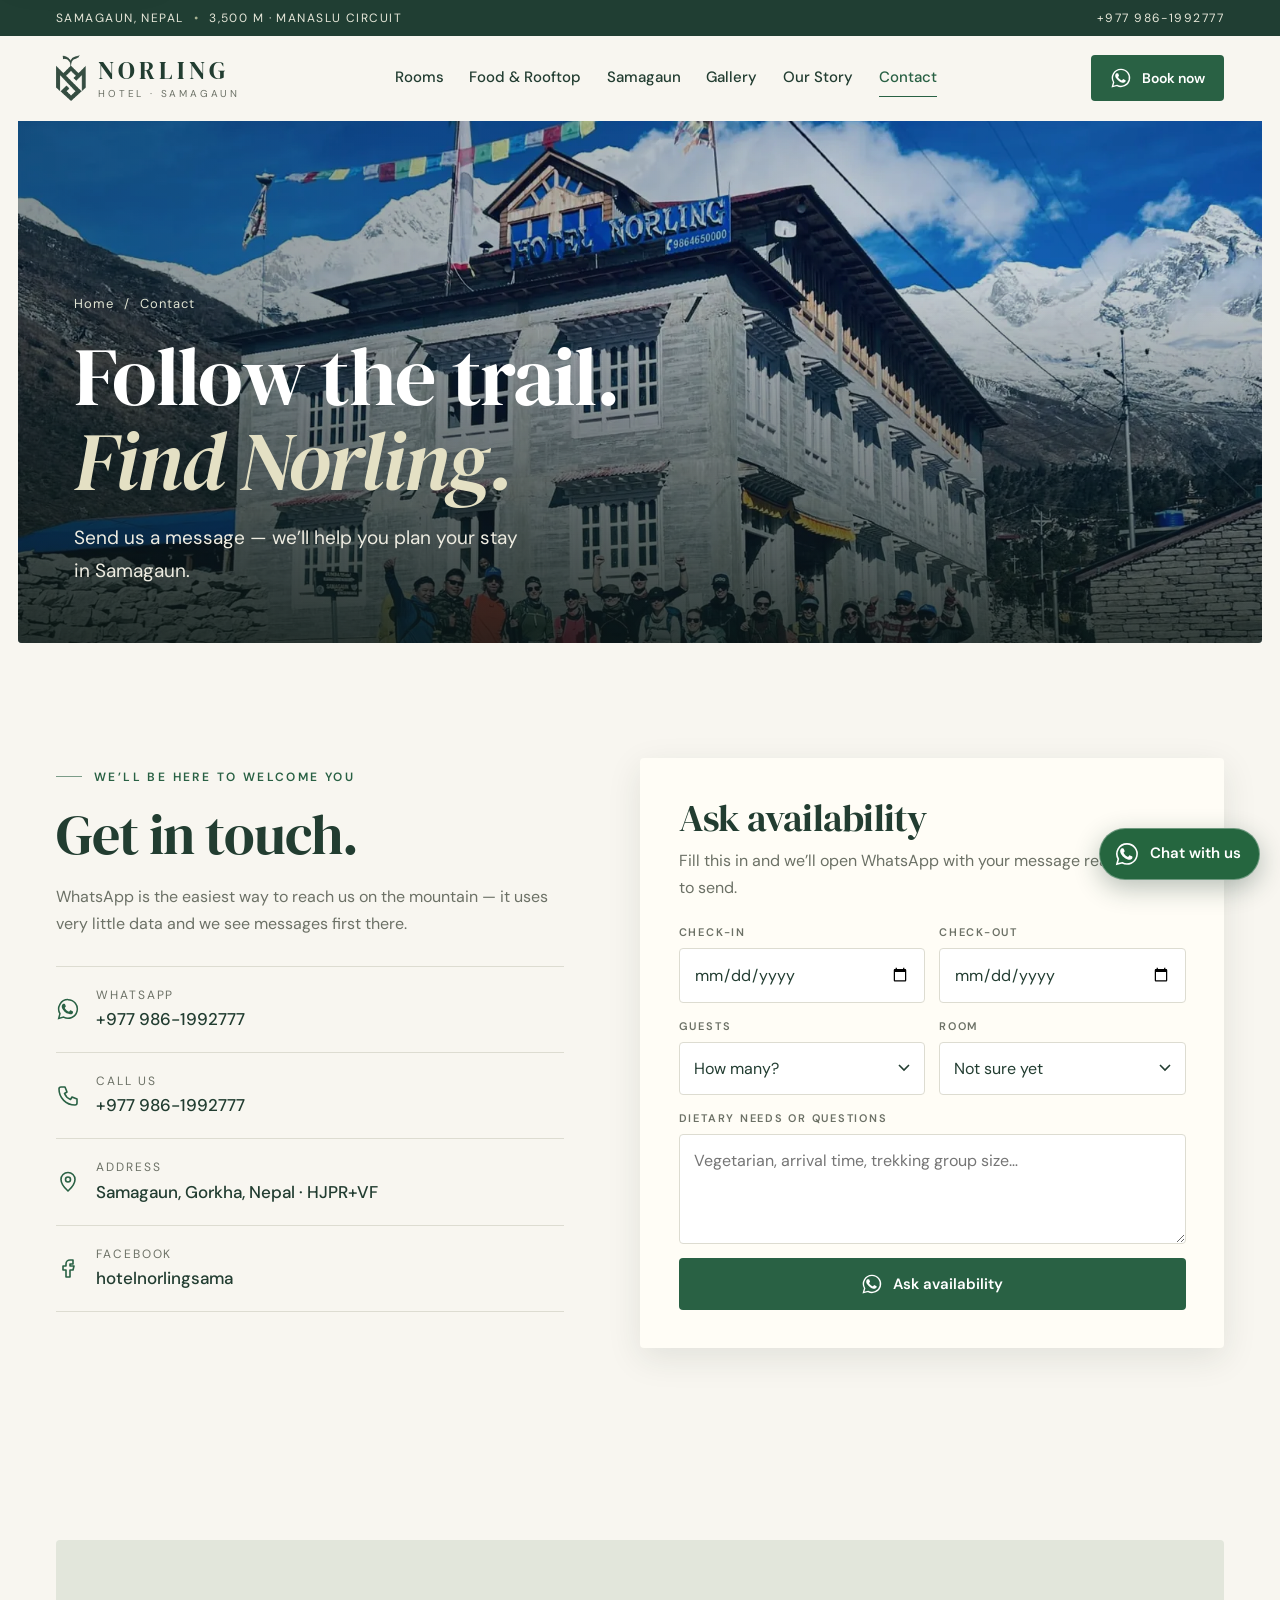
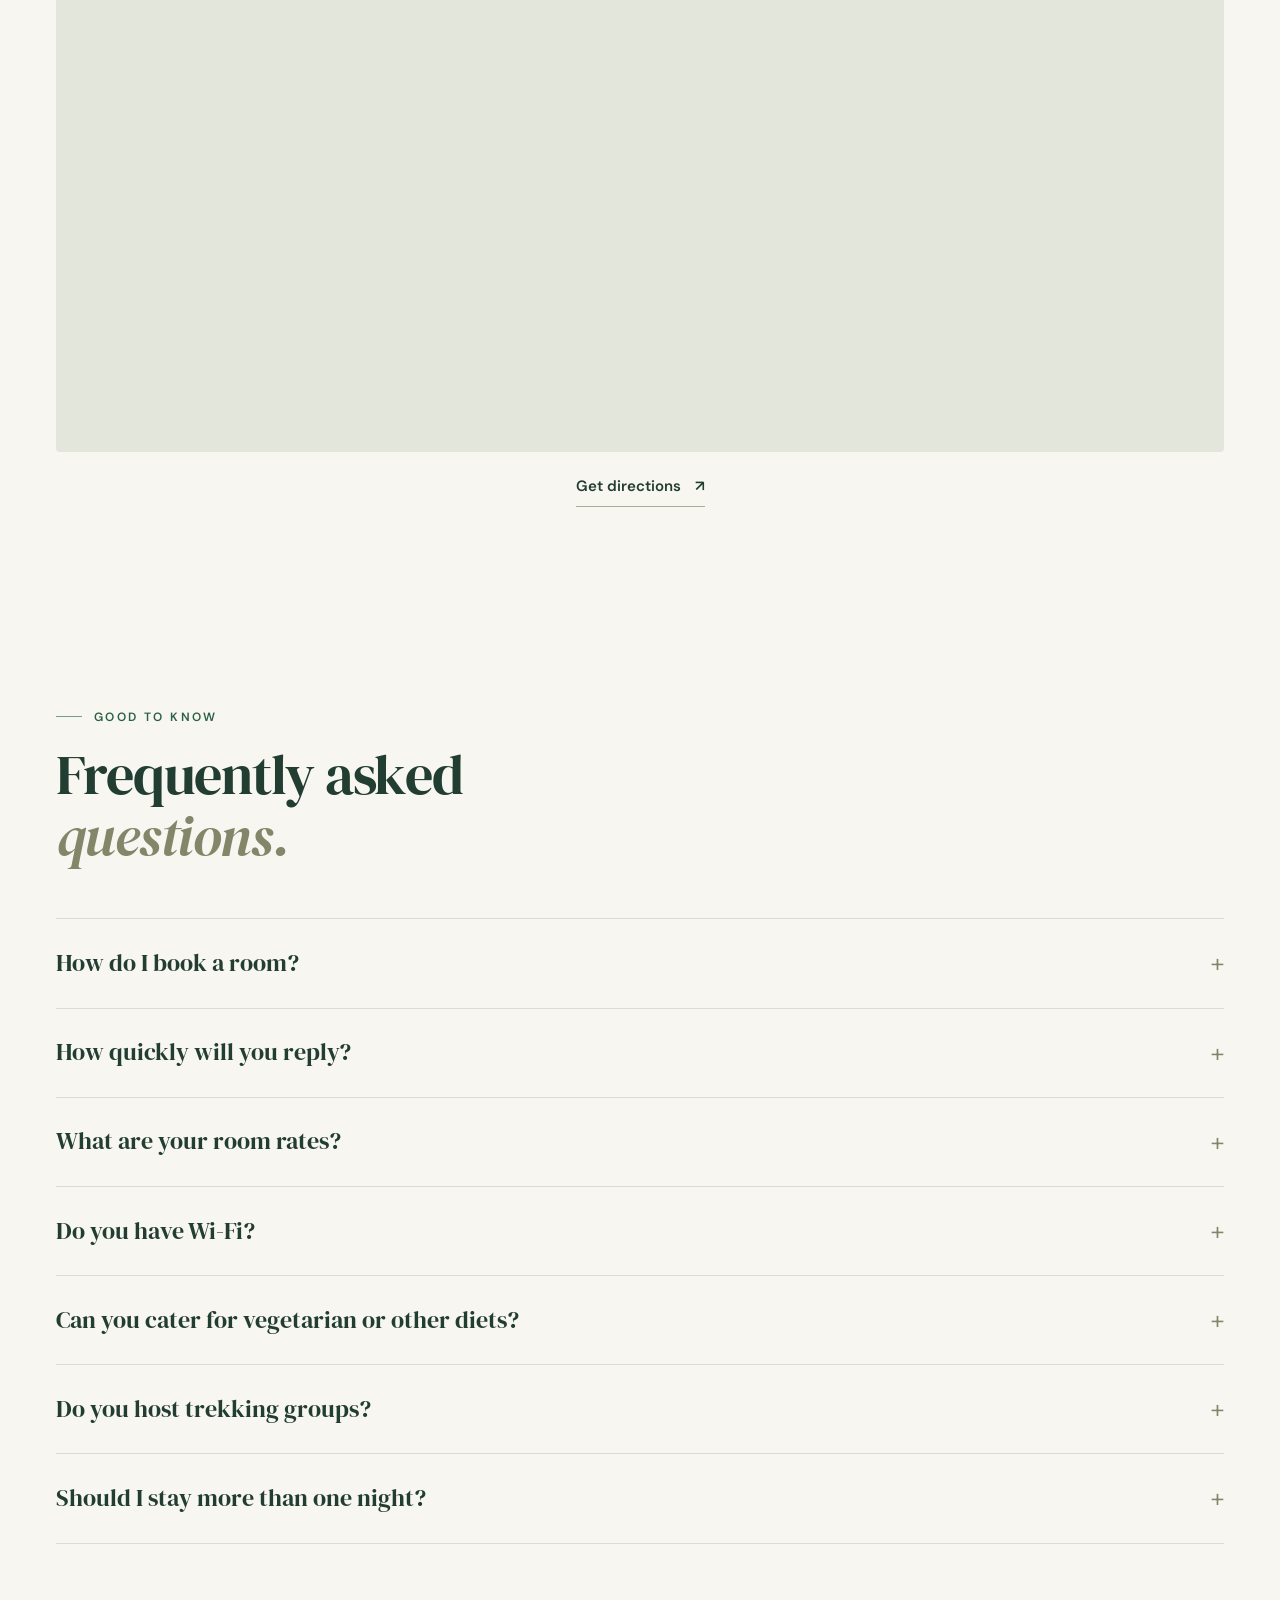
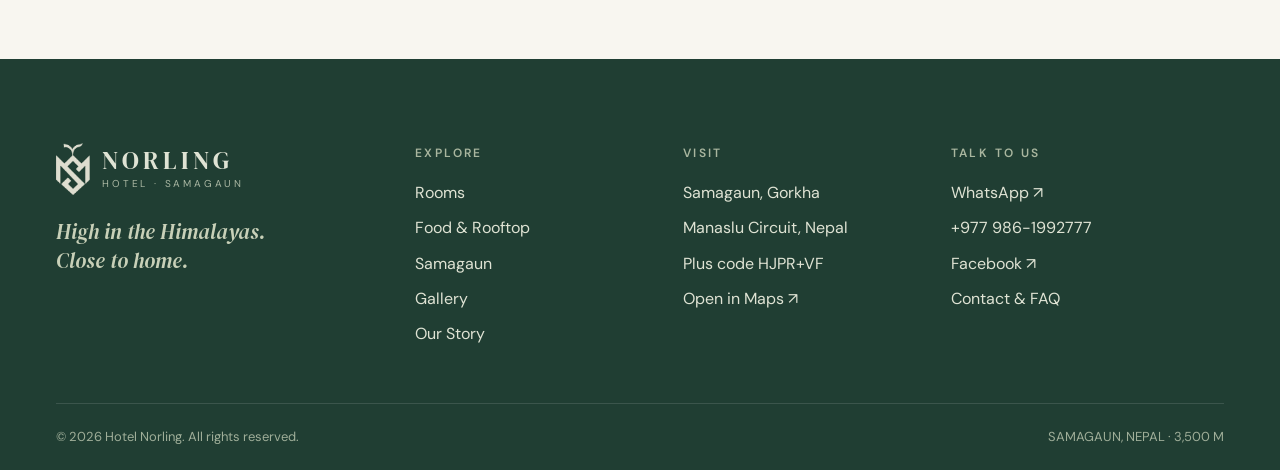
<file: contact.html>
<!DOCTYPE html>
<html lang="en">
<head>
<meta charset="utf-8">
<meta name="viewport" content="width=device-width, initial-scale=1, viewport-fit=cover">
<title>Contact & Booking — Hotel Norling, Samagaun</title>
<meta name="description" content="Book Hotel Norling in Samagaun directly on WhatsApp or by phone. Find us on the map, plus answers to common questions.">
<meta name="theme-color" content="#203e33">
<link rel="canonical" href="https://hotelnorling.com/contact.html">
<meta property="og:type" content="website">
<meta property="og:site_name" content="Hotel Norling">
<meta property="og:title" content="Contact & Booking — Hotel Norling, Samagaun">
<meta property="og:description" content="Book Hotel Norling in Samagaun directly on WhatsApp or by phone. Find us on the map, plus answers to common questions.">
<meta property="og:url" content="https://hotelnorling.com/contact.html">
<meta property="og:image" content="https://hotelnorling.com/images/og-image.jpg">
<meta name="twitter:card" content="summary_large_image">
<link rel="icon" type="image/png" sizes="48x48" href="images/favicon.png">
<link rel="apple-touch-icon" href="images/apple-touch-icon.png">
<link rel="manifest" href="site.webmanifest">
<link rel="preconnect" href="https://fonts.googleapis.com">
<link rel="preconnect" href="https://fonts.gstatic.com" crossorigin>
<link href="https://fonts.googleapis.com/css2?family=DM+Sans:opsz,wght@9..40,400;9..40,500;9..40,600&amp;family=DM+Serif+Display:ital@0;1&amp;display=swap" rel="stylesheet">
<link rel="stylesheet" href="css/style.css">
<script>document.documentElement.classList.add('js')</script>
<script type="application/ld+json">{"@context": "https://schema.org", "@type": "FAQPage", "mainEntity": [{"@type": "Question", "name": "How do I book a room?", "acceptedAnswer": {"@type": "Answer", "text": "The fastest way is WhatsApp — tap any “Book” button on this site and send us your dates, number of guests and room type. You can also call us on +977 986-1992777."}}, {"@type": "Question", "name": "How quickly will you reply?", "acceptedAnswer": {"@type": "Answer", "text": "We reply as soon as our mountain connection allows — usually the same day. In bad weather the internet can be slow, so thank you for your patience."}}, {"@type": "Question", "name": "What are your room rates?", "acceptedAnswer": {"@type": "Answer", "text": "Rates depend on the season, room type and group size. Message us your dates and we’ll send you today’s price."}}, {"@type": "Question", "name": "Do you have Wi-Fi?", "acceptedAnswer": {"@type": "Answer", "text": "Yes — Wi-Fi is free for guests. Speeds can vary with the weather at this altitude."}}, {"@type": "Question", "name": "Can you cater for vegetarian or other diets?", "acceptedAnswer": {"@type": "Answer", "text": "Of course. Let us know your dietary needs when you book and our kitchen will look after you."}}, {"@type": "Question", "name": "Do you host trekking groups?", "acceptedAnswer": {"@type": "Answer", "text": "Yes, we regularly welcome guided groups, guides and porters. Message us early in the peak seasons so we can reserve enough rooms."}}, {"@type": "Question", "name": "Should I stay more than one night?", "acceptedAnswer": {"@type": "Answer", "text": "Most trekkers spend two nights in Samagaun to acclimatise. It’s a great chance to visit Birendra Lake, Pungyen Gompa or head towards Manaslu Base Camp."}}]}</script>
</head>
<body>
<svg class="svg-defs" aria-hidden="true" xmlns="http://www.w3.org/2000/svg">
<symbol id="i-wa" viewBox="0 0 32 32"><path d="M16 3.5A12.4 12.4 0 0 0 5.3 22.2L3.6 28.5l6.5-1.7A12.4 12.4 0 1 0 16 3.5Z" fill="none" stroke="currentColor" stroke-width="2"/><path fill="currentColor" d="M11.6 9.6c-.3-.6-.6-.6-.9-.6h-.8c-.3 0-.7.1-1 .5-.4.4-1.3 1.3-1.3 3.1s1.3 3.6 1.5 3.9c.2.2 2.6 4.1 6.4 5.6 3.1 1.2 3.8 1 4.5.9.7-.1 2.2-.9 2.5-1.8.3-.9.3-1.6.2-1.8-.1-.2-.3-.3-.7-.5l-2.4-1.2c-.3-.1-.6-.2-.8.2l-1.1 1.4c-.2.2-.4.3-.8.1-.4-.2-1.6-.6-3-1.9-1.1-1-1.9-2.2-2.1-2.6-.2-.4 0-.6.2-.8l.6-.7c.2-.2.3-.4.4-.6.1-.3.1-.5 0-.7l-1.4-3.3Z"/></symbol>
<symbol id="i-peak" viewBox="0 0 24 24"><path d="M2 20 9 7l4 7 2-3 7 9H2Z" fill="none" stroke="currentColor" stroke-width="1.6" stroke-linejoin="round"/></symbol>
<symbol id="i-wifi" viewBox="0 0 24 24"><path d="M2 9a15 15 0 0 1 20 0M5.5 12.5a10 10 0 0 1 13 0M9 16a5 5 0 0 1 6 0" fill="none" stroke="currentColor" stroke-width="1.6" stroke-linecap="round"/><circle cx="12" cy="19.5" r="1.3" fill="currentColor"/></symbol>
<symbol id="i-bowl" viewBox="0 0 24 24"><path d="M3 12h18a9 9 0 0 1-18 0ZM8 8c0-1.5 1-1.5 1-3M12 8c0-1.5 1-1.5 1-3M16 8c0-1.5 1-1.5 1-3" fill="none" stroke="currentColor" stroke-width="1.6" stroke-linecap="round"/></symbol>
<symbol id="i-sun" viewBox="0 0 24 24"><circle cx="12" cy="12" r="4" fill="none" stroke="currentColor" stroke-width="1.6"/><path d="M12 2v2.5M12 19.5V22M2 12h2.5M19.5 12H22M4.9 4.9l1.8 1.8M17.3 17.3l1.8 1.8M4.9 19.1l1.8-1.8M17.3 6.7l1.8-1.8" stroke="currentColor" stroke-width="1.6" stroke-linecap="round"/></symbol>
<symbol id="i-bed" viewBox="0 0 24 24"><path d="M3 6v13M3 15h18v4M21 15v-3a3 3 0 0 0-3-3h-8v6M6.5 11.5a1.8 1.8 0 1 0 0-.01" fill="none" stroke="currentColor" stroke-width="1.6" stroke-linecap="round" stroke-linejoin="round"/></symbol>
<symbol id="i-chat" viewBox="0 0 24 24"><path d="M4 5h16v11H9l-5 4V5Z" fill="none" stroke="currentColor" stroke-width="1.6" stroke-linejoin="round"/></symbol>
<symbol id="i-map" viewBox="0 0 24 24"><path d="M12 21s-7-6.2-7-11.5a7 7 0 0 1 14 0C19 14.8 12 21 12 21Z" fill="none" stroke="currentColor" stroke-width="1.6"/><circle cx="12" cy="9.5" r="2.5" fill="none" stroke="currentColor" stroke-width="1.6"/></symbol>
<symbol id="i-phone" viewBox="0 0 24 24"><path d="M5 3h4l2 5-2.5 1.5a11 11 0 0 0 6 6L16 13l5 2v4a2 2 0 0 1-2 2A16 16 0 0 1 3 5a2 2 0 0 1 2-2Z" fill="none" stroke="currentColor" stroke-width="1.6" stroke-linejoin="round"/></symbol>
<symbol id="i-fb" viewBox="0 0 24 24"><path d="M14 8h3V4h-3a4 4 0 0 0-4 4v2H7v4h3v7h4v-7h3l1-4h-4V8Z" fill="none" stroke="currentColor" stroke-width="1.6" stroke-linejoin="round"/></symbol>
<symbol id="i-flag" viewBox="0 0 24 24"><path d="M2 6c3 2 5 2 7 0s4-2 7 0 4 2 6 0M4 7v4M8 8v4M12 7v4M16 7v4M20 7v4" fill="none" stroke="currentColor" stroke-width="1.6" stroke-linecap="round"/></symbol>
</svg>
<a class="skip" href="#main">Skip to content</a>
<div class="topline"><div class="shell"><span>SAMAGAUN, NEPAL<i>•</i>3,500 M · MANASLU CIRCUIT</span><a class="hide-sm" href="tel:+9779861992777">+977 986-1992777</a></div></div>
<header class="site-header">
  <div class="shell header-inner">
    <a href="index.html" class="brand" aria-label="Hotel Norling — home"><img src="images/mark-dark.png" alt="" width="96" height="146"><span class="brand-text">NORLING<small>HOTEL · SAMAGAUN</small></span></a>
    <nav class="main-nav" aria-label="Main"><a href="rooms.html">Rooms</a><a href="dining.html">Food &amp; Rooftop</a><a href="explore.html">Samagaun</a><a href="gallery.html">Gallery</a><a href="about.html">Our Story</a><a href="contact.html" aria-current="page">Contact</a></nav>
    <div class="header-actions">
      <a class="btn btn-green" data-book="" href="https://wa.me/9779861992777" target="_blank" rel="noopener noreferrer"><svg class="icon"><use href="#i-wa"/></svg><span>Book now</span></a>
      <button class="menu-toggle" type="button" aria-label="Open menu" aria-expanded="false" aria-controls="mobile-nav"><span></span><span></span></button>
    </div>
  </div>
</header>
<nav id="mobile-nav" class="mobile-nav" aria-label="Mobile">
  <a class="m-link" href="index.html">Home<span>→</span></a><a class="m-link" href="rooms.html">Rooms<span>→</span></a><a class="m-link" href="dining.html">Food &amp; Rooftop<span>→</span></a><a class="m-link" href="explore.html">Samagaun<span>→</span></a><a class="m-link" href="gallery.html">Gallery<span>→</span></a><a class="m-link" href="about.html">Our Story<span>→</span></a><a class="m-link" href="contact.html" aria-current="page">Contact<span>→</span></a>
  <div class="m-foot"><a class="btn btn-green btn-block" data-book="" href="https://wa.me/9779861992777" target="_blank" rel="noopener noreferrer"><svg class="icon"><use href="#i-wa"/></svg><span>Book via WhatsApp</span></a><a class="btn btn-outline btn-block" href="tel:+9779861992777"><svg class="icon"><use href="#i-phone"/></svg>+977 986-1992777</a><p>We reply as soon as our mountain connection allows.</p></div>
</nav>
<main id="main">
<section class="page-hero">
  <img src="images/hotel-front-peaks-960.webp" srcset="images/hotel-front-peaks-480.webp 480w, images/hotel-front-peaks-960.webp 960w, images/hotel-front-peaks-1600.webp 1600w" sizes="100vw" width="960" height="540" alt="" style="object-position:center 35%" fetchpriority="high" decoding="async">
  <div class="shell">
    <nav class="crumbs" aria-label="Breadcrumb"><a href="index.html">Home</a><span aria-hidden="true">/</span><span aria-current="page">Contact</span></nav>
    <h1>Follow the trail.<br><em>Find Norling.</em></h1>
    <p class="lead">Send us a message — we’ll help you plan your stay in Samagaun.</p>
  </div>
</section>
<section class="section shell contact-grid" aria-labelledby="contact-title">
  <div class="reveal">
    <p class="eyebrow">We’ll be here to welcome you</p>
    <h2 id="contact-title">Get in touch.</h2>
    <p class="muted" style="margin:18px 0 28px">WhatsApp is the easiest way to reach us on the mountain — it uses very little data and we see messages first there.</p>
    <div class="contact-list">
      <a data-book="" href="https://wa.me/9779861992777" target="_blank" rel="noopener noreferrer"><svg><use href="#i-wa"/></svg><span><small>WhatsApp</small><strong>+977 986-1992777</strong></span></a>
      <a href="tel:+9779861992777"><svg><use href="#i-phone"/></svg><span><small>Call us</small><strong>+977 986-1992777</strong></span></a>
      <a href="https://www.google.com/maps/search/?api=1&query=Hotel+Norling+Samagaun" target="_blank" rel="noopener noreferrer"><svg><use href="#i-map"/></svg><span><small>Address</small><strong>Samagaun, Gorkha, Nepal · HJPR+VF</strong></span></a>
      <a href="https://www.facebook.com/hotelnorlingsama" target="_blank" rel="noopener noreferrer"><svg><use href="#i-fb"/></svg><span><small>Facebook</small><strong>hotelnorlingsama</strong></span></a>
    </div>
  </div>
  <div class="form-card reveal">
    <h2>Ask availability</h2>
    <p class="muted" style="margin-bottom:22px">Fill this in and we’ll open WhatsApp with your message ready to send.</p>
    <form class="book-form stacked" novalidate>
  <div class="field"><label for="c-in">Check-in</label><input id="c-in" name="checkin" type="date"></div>
  <div class="field"><label for="c-out">Check-out</label><input id="c-out" name="checkout" type="date"></div>
  <div class="field"><label for="c-guests">Guests</label><select id="c-guests" name="guests"><option value="">How many?</option><option>1</option><option>2</option><option>3</option><option>4</option><option>5–8</option><option>9+ (group)</option></select></div>
  <div class="field"><label for="c-room">Room</label><select id="c-room" name="room"><option value="">Not sure yet</option><option value="Standard (shared bathroom)">Standard · shared bath</option><option value="Deluxe (attached bathroom)">Deluxe · attached bath</option></select></div><div class="field full"><label for="c-notes">Dietary needs or questions</label><textarea id="c-notes" name="notes" placeholder="Vegetarian, arrival time, trekking group size…"></textarea></div>
  <button class="btn btn-green full" type="submit"><svg class="icon"><use href="#i-wa"/></svg>Ask availability</button>
  <p class="form-error" role="alert"></p>
</form>
  </div>
</section>

<section class="shell section-tight" aria-labelledby="map-title">
  <h2 id="map-title" class="sr-only">Map</h2>
  <div class="map reveal"><iframe title="Map showing Hotel Norling in Samagaun" src="https://maps.google.com/maps?q=HJPR%2BVF%20Samagaun%20Nepal&amp;z=14&amp;output=embed" loading="lazy" referrerpolicy="no-referrer-when-downgrade" allowfullscreen></iframe></div>
  <p class="center" style="margin-top:20px"><a class="link-arrow" href="https://www.google.com/maps/search/?api=1&amp;query=HJPR%2BVF+Samagaun+Nepal" target="_blank" rel="noopener noreferrer">Get directions <span>↗</span></a></p>
</section>

<section class="section shell" aria-labelledby="faq-title">
  <div class="section-head reveal"><div><p class="eyebrow">Good to know</p><h2 id="faq-title">Frequently asked<br><em>questions.</em></h2></div></div>
  <div class="faq reveal">
<details><summary>How do I book a room?</summary><p>The fastest way is WhatsApp — tap any “Book” button on this site and send us your dates, number of guests and room type. You can also call us on +977 986-1992777.</p></details>
<details><summary>How quickly will you reply?</summary><p>We reply as soon as our mountain connection allows — usually the same day. In bad weather the internet can be slow, so thank you for your patience.</p></details>
<details><summary>What are your room rates?</summary><p>Rates depend on the season, room type and group size. Message us your dates and we’ll send you today’s price.</p></details>
<details><summary>Do you have Wi-Fi?</summary><p>Yes — Wi-Fi is free for guests. Speeds can vary with the weather at this altitude.</p></details>
<details><summary>Can you cater for vegetarian or other diets?</summary><p>Of course. Let us know your dietary needs when you book and our kitchen will look after you.</p></details>
<details><summary>Do you host trekking groups?</summary><p>Yes, we regularly welcome guided groups, guides and porters. Message us early in the peak seasons so we can reserve enough rooms.</p></details>
<details><summary>Should I stay more than one night?</summary><p>Most trekkers spend two nights in Samagaun to acclimatise. It’s a great chance to visit Birendra Lake, Pungyen Gompa or head towards Manaslu Base Camp.</p></details>
  </div>
</section>
</main>
<footer class="site-footer">
  <div class="shell footer-grid">
    <div>
      <a href="index.html" class="brand" aria-label="Hotel Norling — home"><img src="images/mark-light.png" alt="" width="96" height="146"><span class="brand-text">NORLING<small>HOTEL · SAMAGAUN</small></span></a>
      <p class="footer-tag">High in the Himalayas.<br>Close to home.</p>
    </div>
    <div><h4>Explore</h4><ul><li><a href="rooms.html">Rooms</a></li><li><a href="dining.html">Food &amp; Rooftop</a></li><li><a href="explore.html">Samagaun</a></li><li><a href="gallery.html">Gallery</a></li><li><a href="about.html">Our Story</a></li></ul></div>
    <div><h4>Visit</h4><ul><li>Samagaun, Gorkha</li><li>Manaslu Circuit, Nepal</li><li>Plus code HJPR+VF</li><li><a href="https://www.google.com/maps/search/?api=1&query=Hotel+Norling+Samagaun" target="_blank" rel="noopener noreferrer">Open in Maps ↗</a></li></ul></div>
    <div><h4>Talk to us</h4><ul><li><a data-book="" href="https://wa.me/9779861992777" target="_blank" rel="noopener noreferrer">WhatsApp ↗</a></li><li><a href="tel:+9779861992777">+977 986-1992777</a></li><li><a href="https://www.facebook.com/hotelnorlingsama" target="_blank" rel="noopener noreferrer">Facebook ↗</a></li><li><a href="contact.html">Contact &amp; FAQ</a></li></ul></div>
  </div>
  <div class="shell footer-bottom"><span>© <span id="year">2026</span> Hotel Norling. All rights reserved.</span><span>SAMAGAUN, NEPAL · 3,500 M</span></div>
</footer>
<a class="wa-float" data-book="" href="https://wa.me/9779861992777" target="_blank" rel="noopener noreferrer" aria-label="Chat with Hotel Norling on WhatsApp"><svg><use href="#i-wa"/></svg><span>Chat with us</span></a>
<script src="js/main.js" defer></script>
</body>
</html>
</file>
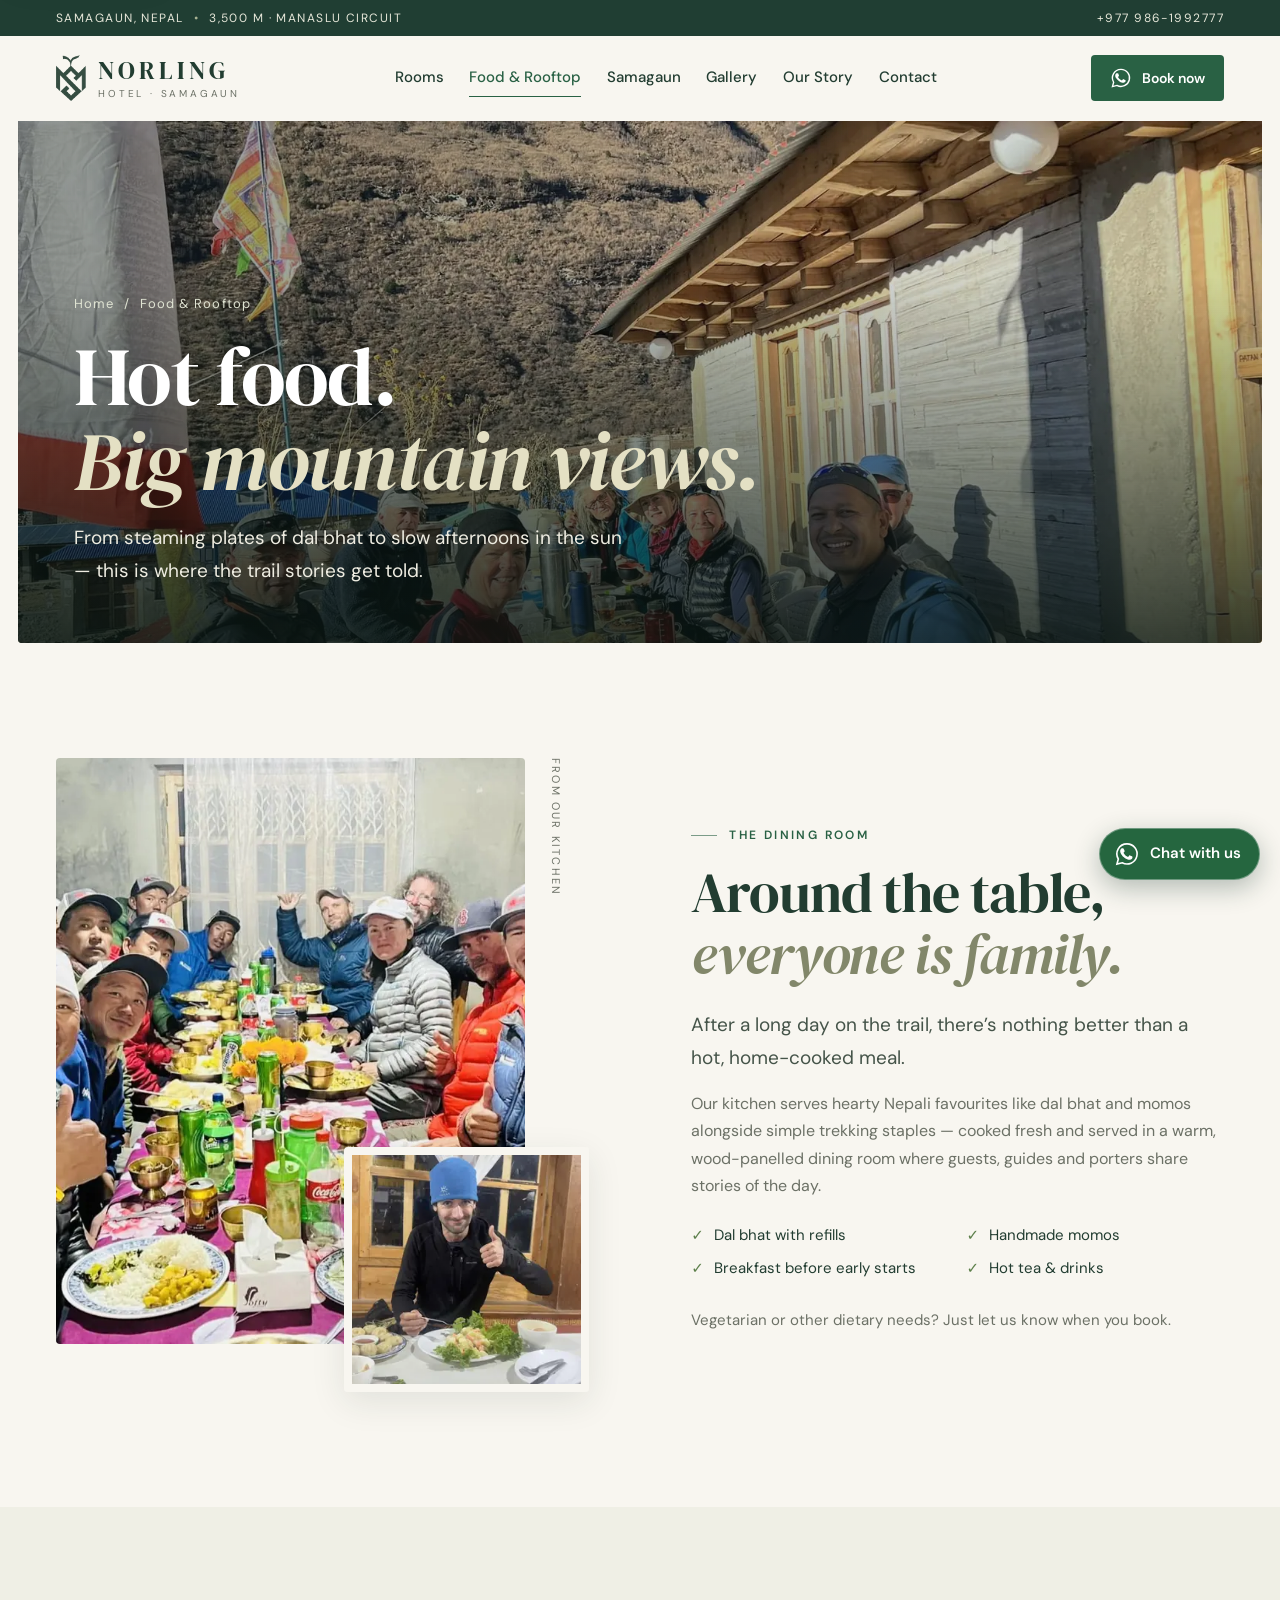
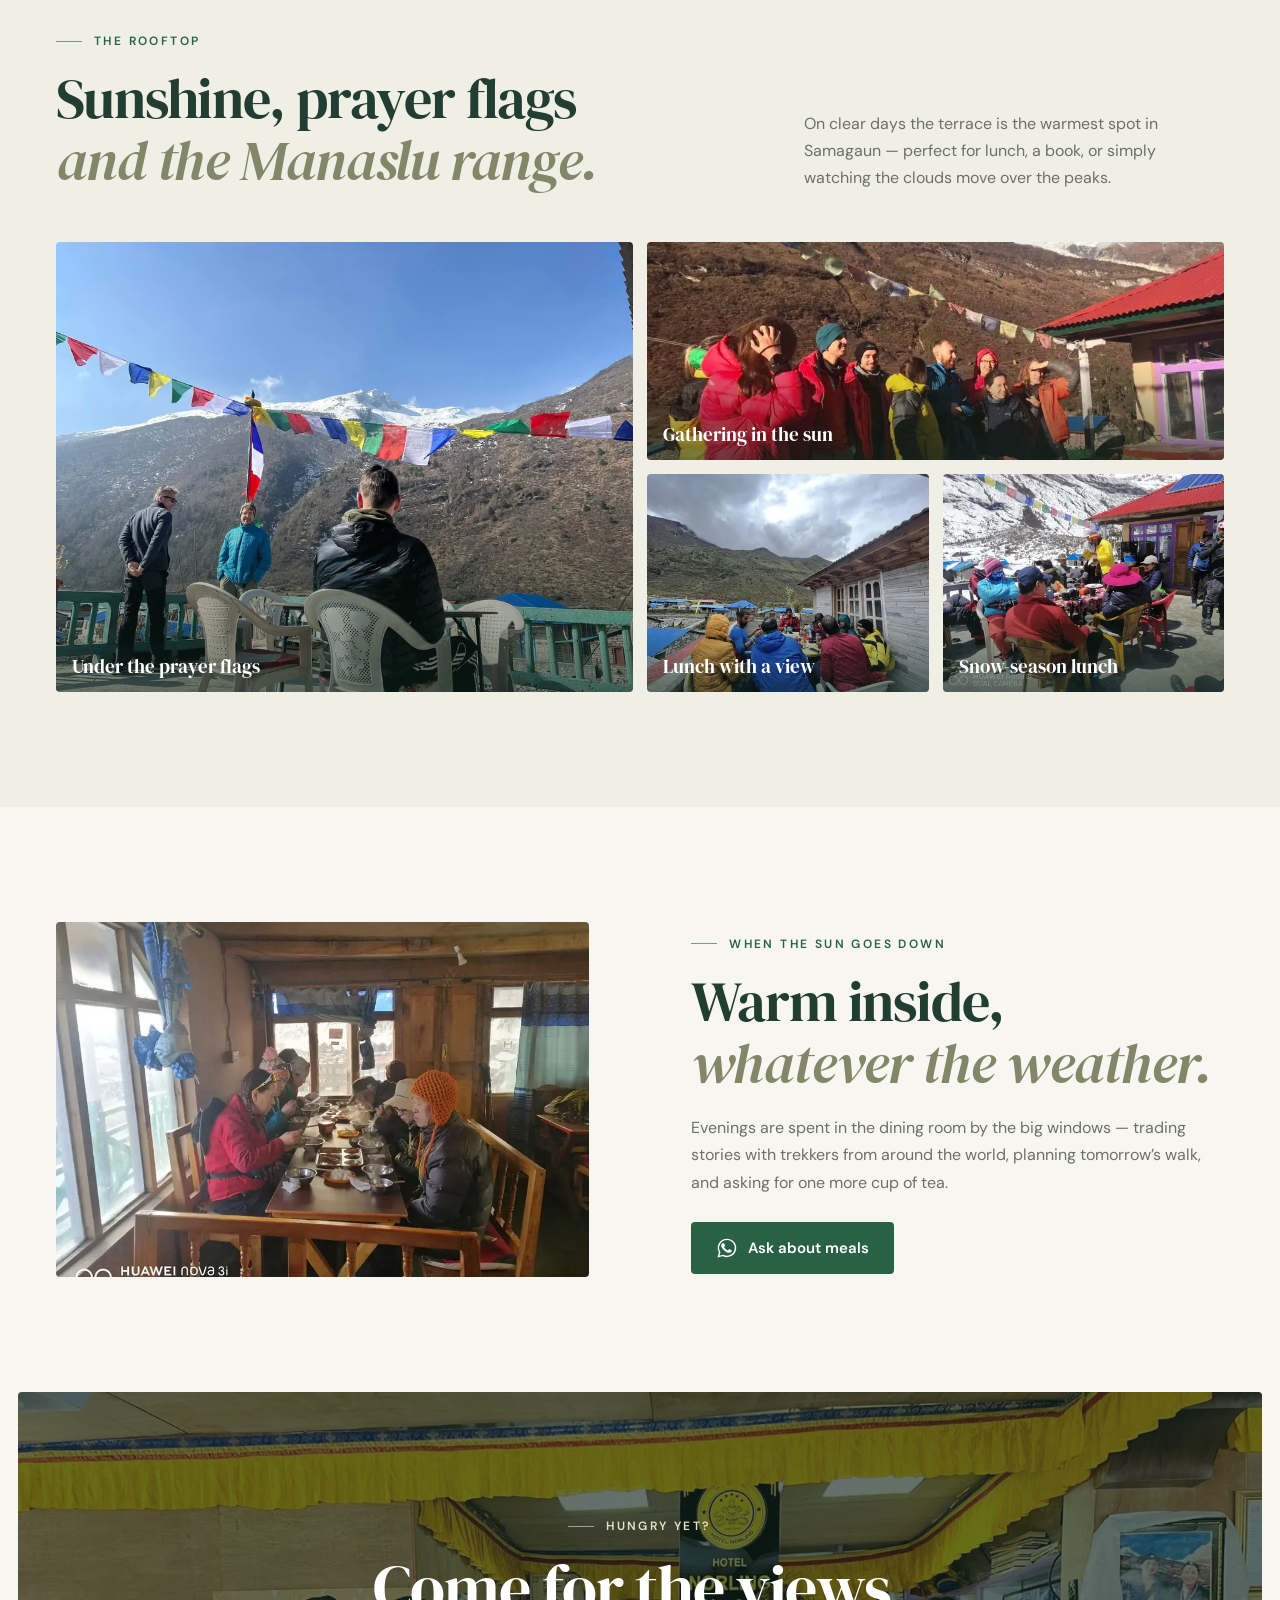
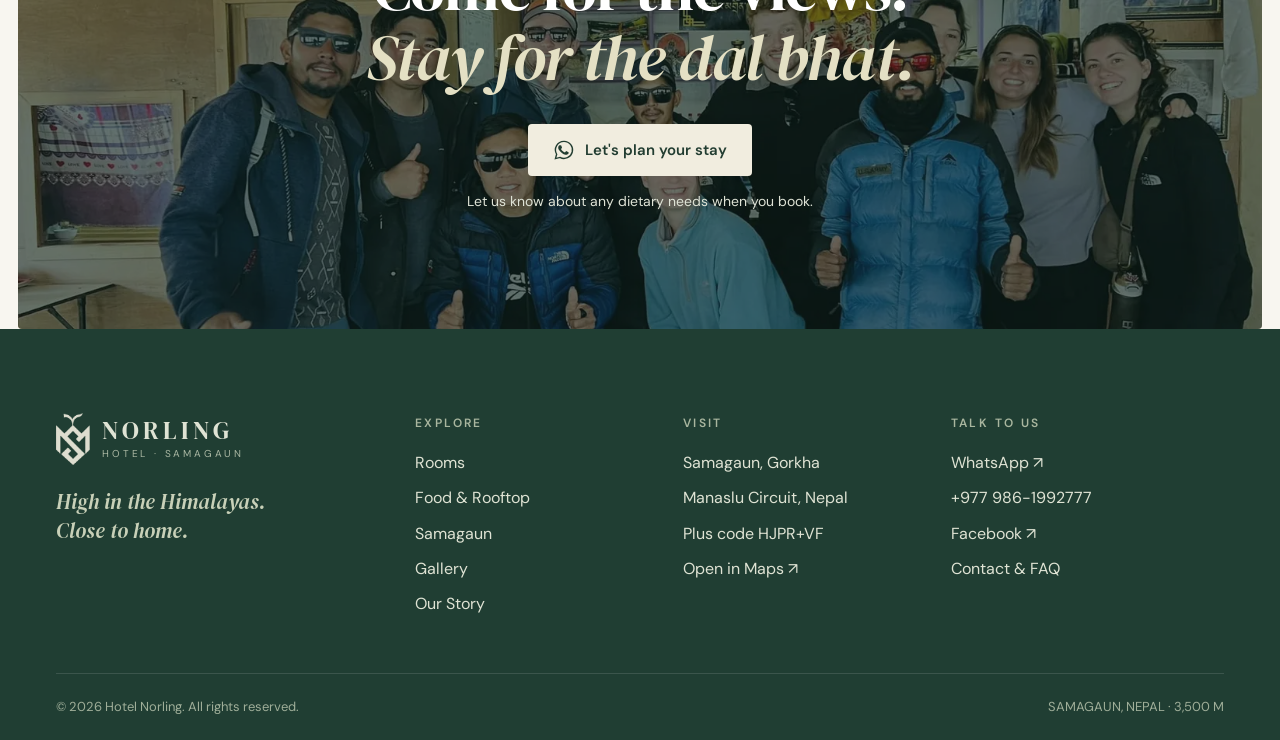
<file: dining.html>
<!DOCTYPE html>
<html lang="en">
<head>
<meta charset="utf-8">
<meta name="viewport" content="width=device-width, initial-scale=1, viewport-fit=cover">
<title>Food & Rooftop — Hotel Norling, Samagaun</title>
<meta name="description" content="Hot, home-cooked dal bhat, momos and more in our dining room, plus a sunny rooftop terrace with views of the Manaslu range.">
<meta name="theme-color" content="#203e33">
<link rel="canonical" href="https://hotelnorling.com/dining.html">
<meta property="og:type" content="website">
<meta property="og:site_name" content="Hotel Norling">
<meta property="og:title" content="Food & Rooftop — Hotel Norling, Samagaun">
<meta property="og:description" content="Hot, home-cooked dal bhat, momos and more in our dining room, plus a sunny rooftop terrace with views of the Manaslu range.">
<meta property="og:url" content="https://hotelnorling.com/dining.html">
<meta property="og:image" content="https://hotelnorling.com/images/og-image.jpg">
<meta name="twitter:card" content="summary_large_image">
<link rel="icon" type="image/png" sizes="48x48" href="images/favicon.png">
<link rel="apple-touch-icon" href="images/apple-touch-icon.png">
<link rel="manifest" href="site.webmanifest">
<link rel="preconnect" href="https://fonts.googleapis.com">
<link rel="preconnect" href="https://fonts.gstatic.com" crossorigin>
<link href="https://fonts.googleapis.com/css2?family=DM+Sans:opsz,wght@9..40,400;9..40,500;9..40,600&amp;family=DM+Serif+Display:ital@0;1&amp;display=swap" rel="stylesheet">
<link rel="stylesheet" href="css/style.css">
<script>document.documentElement.classList.add('js')</script>
</head>
<body>
<svg class="svg-defs" aria-hidden="true" xmlns="http://www.w3.org/2000/svg">
<symbol id="i-wa" viewBox="0 0 32 32"><path d="M16 3.5A12.4 12.4 0 0 0 5.3 22.2L3.6 28.5l6.5-1.7A12.4 12.4 0 1 0 16 3.5Z" fill="none" stroke="currentColor" stroke-width="2"/><path fill="currentColor" d="M11.6 9.6c-.3-.6-.6-.6-.9-.6h-.8c-.3 0-.7.1-1 .5-.4.4-1.3 1.3-1.3 3.1s1.3 3.6 1.5 3.9c.2.2 2.6 4.1 6.4 5.6 3.1 1.2 3.8 1 4.5.9.7-.1 2.2-.9 2.5-1.8.3-.9.3-1.6.2-1.8-.1-.2-.3-.3-.7-.5l-2.4-1.2c-.3-.1-.6-.2-.8.2l-1.1 1.4c-.2.2-.4.3-.8.1-.4-.2-1.6-.6-3-1.9-1.1-1-1.9-2.2-2.1-2.6-.2-.4 0-.6.2-.8l.6-.7c.2-.2.3-.4.4-.6.1-.3.1-.5 0-.7l-1.4-3.3Z"/></symbol>
<symbol id="i-peak" viewBox="0 0 24 24"><path d="M2 20 9 7l4 7 2-3 7 9H2Z" fill="none" stroke="currentColor" stroke-width="1.6" stroke-linejoin="round"/></symbol>
<symbol id="i-wifi" viewBox="0 0 24 24"><path d="M2 9a15 15 0 0 1 20 0M5.5 12.5a10 10 0 0 1 13 0M9 16a5 5 0 0 1 6 0" fill="none" stroke="currentColor" stroke-width="1.6" stroke-linecap="round"/><circle cx="12" cy="19.5" r="1.3" fill="currentColor"/></symbol>
<symbol id="i-bowl" viewBox="0 0 24 24"><path d="M3 12h18a9 9 0 0 1-18 0ZM8 8c0-1.5 1-1.5 1-3M12 8c0-1.5 1-1.5 1-3M16 8c0-1.5 1-1.5 1-3" fill="none" stroke="currentColor" stroke-width="1.6" stroke-linecap="round"/></symbol>
<symbol id="i-sun" viewBox="0 0 24 24"><circle cx="12" cy="12" r="4" fill="none" stroke="currentColor" stroke-width="1.6"/><path d="M12 2v2.5M12 19.5V22M2 12h2.5M19.5 12H22M4.9 4.9l1.8 1.8M17.3 17.3l1.8 1.8M4.9 19.1l1.8-1.8M17.3 6.7l1.8-1.8" stroke="currentColor" stroke-width="1.6" stroke-linecap="round"/></symbol>
<symbol id="i-bed" viewBox="0 0 24 24"><path d="M3 6v13M3 15h18v4M21 15v-3a3 3 0 0 0-3-3h-8v6M6.5 11.5a1.8 1.8 0 1 0 0-.01" fill="none" stroke="currentColor" stroke-width="1.6" stroke-linecap="round" stroke-linejoin="round"/></symbol>
<symbol id="i-chat" viewBox="0 0 24 24"><path d="M4 5h16v11H9l-5 4V5Z" fill="none" stroke="currentColor" stroke-width="1.6" stroke-linejoin="round"/></symbol>
<symbol id="i-map" viewBox="0 0 24 24"><path d="M12 21s-7-6.2-7-11.5a7 7 0 0 1 14 0C19 14.8 12 21 12 21Z" fill="none" stroke="currentColor" stroke-width="1.6"/><circle cx="12" cy="9.5" r="2.5" fill="none" stroke="currentColor" stroke-width="1.6"/></symbol>
<symbol id="i-phone" viewBox="0 0 24 24"><path d="M5 3h4l2 5-2.5 1.5a11 11 0 0 0 6 6L16 13l5 2v4a2 2 0 0 1-2 2A16 16 0 0 1 3 5a2 2 0 0 1 2-2Z" fill="none" stroke="currentColor" stroke-width="1.6" stroke-linejoin="round"/></symbol>
<symbol id="i-fb" viewBox="0 0 24 24"><path d="M14 8h3V4h-3a4 4 0 0 0-4 4v2H7v4h3v7h4v-7h3l1-4h-4V8Z" fill="none" stroke="currentColor" stroke-width="1.6" stroke-linejoin="round"/></symbol>
<symbol id="i-flag" viewBox="0 0 24 24"><path d="M2 6c3 2 5 2 7 0s4-2 7 0 4 2 6 0M4 7v4M8 8v4M12 7v4M16 7v4M20 7v4" fill="none" stroke="currentColor" stroke-width="1.6" stroke-linecap="round"/></symbol>
</svg>
<a class="skip" href="#main">Skip to content</a>
<div class="topline"><div class="shell"><span>SAMAGAUN, NEPAL<i>•</i>3,500 M · MANASLU CIRCUIT</span><a class="hide-sm" href="tel:+9779861992777">+977 986-1992777</a></div></div>
<header class="site-header">
  <div class="shell header-inner">
    <a href="index.html" class="brand" aria-label="Hotel Norling — home"><img src="images/mark-dark.png" alt="" width="96" height="146"><span class="brand-text">NORLING<small>HOTEL · SAMAGAUN</small></span></a>
    <nav class="main-nav" aria-label="Main"><a href="rooms.html">Rooms</a><a href="dining.html" aria-current="page">Food &amp; Rooftop</a><a href="explore.html">Samagaun</a><a href="gallery.html">Gallery</a><a href="about.html">Our Story</a><a href="contact.html">Contact</a></nav>
    <div class="header-actions">
      <a class="btn btn-green" data-book="" href="https://wa.me/9779861992777" target="_blank" rel="noopener noreferrer"><svg class="icon"><use href="#i-wa"/></svg><span>Book now</span></a>
      <button class="menu-toggle" type="button" aria-label="Open menu" aria-expanded="false" aria-controls="mobile-nav"><span></span><span></span></button>
    </div>
  </div>
</header>
<nav id="mobile-nav" class="mobile-nav" aria-label="Mobile">
  <a class="m-link" href="index.html">Home<span>→</span></a><a class="m-link" href="rooms.html">Rooms<span>→</span></a><a class="m-link" href="dining.html" aria-current="page">Food &amp; Rooftop<span>→</span></a><a class="m-link" href="explore.html">Samagaun<span>→</span></a><a class="m-link" href="gallery.html">Gallery<span>→</span></a><a class="m-link" href="about.html">Our Story<span>→</span></a><a class="m-link" href="contact.html">Contact<span>→</span></a>
  <div class="m-foot"><a class="btn btn-green btn-block" data-book="" href="https://wa.me/9779861992777" target="_blank" rel="noopener noreferrer"><svg class="icon"><use href="#i-wa"/></svg><span>Book via WhatsApp</span></a><a class="btn btn-outline btn-block" href="tel:+9779861992777"><svg class="icon"><use href="#i-phone"/></svg>+977 986-1992777</a><p>We reply as soon as our mountain connection allows.</p></div>
</nav>
<main id="main">
<section class="page-hero">
  <img src="images/rooftop-lunch-960.webp" srcset="images/rooftop-lunch-480.webp 480w, images/rooftop-lunch-960.webp 960w, images/rooftop-lunch-1600.webp 1600w" sizes="100vw" width="960" height="720" alt="" style="object-position:center 45%" fetchpriority="high" decoding="async">
  <div class="shell">
    <nav class="crumbs" aria-label="Breadcrumb"><a href="index.html">Home</a><span aria-hidden="true">/</span><span aria-current="page">Food &amp; Rooftop</span></nav>
    <h1>Hot food.<br><em>Big mountain views.</em></h1>
    <p class="lead">From steaming plates of dal bhat to slow afternoons in the sun — this is where the trail stories get told.</p>
  </div>
</section>
<section class="section shell split" aria-labelledby="kitchen-title">
  <div class="photo-stack reveal">
    <img src="images/dining-feast-960.webp" srcset="images/dining-feast-480.webp 480w, images/dining-feast-960.webp 960w, images/dining-feast-1283.webp 1283w" sizes="(max-width: 980px) 90vw, 560px" width="960" height="792" alt="Trekkers and guides smiling around a table full of food" class="main" loading="lazy" decoding="async">
    <img src="images/momo-dinner-960.webp" srcset="images/momo-dinner-480.webp 480w, images/momo-dinner-960.webp 960w, images/momo-dinner-1600.webp 1600w" sizes="(max-width: 980px) 45vw, 260px" width="960" height="540" alt="A guest giving a thumbs-up over a plate of momos" class="detail" loading="lazy" decoding="async">
    <span class="vcaption" aria-hidden="true">FROM OUR KITCHEN</span>
  </div>
  <div class="reveal">
    <p class="eyebrow">The dining room</p>
    <h2 id="kitchen-title">Around the table,<br><em>everyone is family.</em></h2>
    <p class="lead" style="margin-top:22px">After a long day on the trail, there’s nothing better than a hot, home-cooked meal.</p>
    <p class="muted" style="margin-top:16px">Our kitchen serves hearty Nepali favourites like dal bhat and momos alongside simple trekking staples — cooked fresh and served in a warm, wood-panelled dining room where guests, guides and porters share stories of the day.</p>
    <ul class="checks" style="margin-top:24px"><li>Dal bhat with refills</li><li>Handmade momos</li><li>Breakfast before early starts</li><li>Hot tea &amp; drinks</li></ul>
    <p class="muted" style="font-size:15px">Vegetarian or other dietary needs? Just let us know when you book.</p>
  </div>
</section>

<section class="section bg-soft" aria-labelledby="roof-title">
  <div class="shell">
    <div class="section-head reveal"><div><p class="eyebrow">The rooftop</p><h2 id="roof-title">Sunshine, prayer flags<br><em>and the Manaslu range.</em></h2></div><p>On clear days the terrace is the warmest spot in Samagaun — perfect for lunch, a book, or simply watching the clouds move over the peaks.</p></div>
    <div class="mosaic reveal">
      <button class="tile t-big" type="button" data-lightbox="roof" data-full="images/rooftop-prayer-flags-1600.webp" data-caption="Prayer flags on the rooftop"><img src="images/rooftop-prayer-flags-960.webp" srcset="images/rooftop-prayer-flags-480.webp 480w, images/rooftop-prayer-flags-960.webp 960w, images/rooftop-prayer-flags-1600.webp 1600w" sizes="(max-width: 980px) 92vw, 600px" width="960" height="720" alt="Guests on the rooftop beneath prayer flags with snowy peaks behind" loading="lazy" decoding="async"><span>Under the prayer flags</span></button>
      <button class="tile t-wide" type="button" data-lightbox="roof" data-full="images/rooftop-group-960.webp" data-caption="Gathering on the terrace"><img src="images/rooftop-group-960.webp" srcset="images/rooftop-group-480.webp 480w, images/rooftop-group-960.webp 960w" sizes="(max-width: 980px) 92vw, 600px" width="960" height="720" alt="A group of trekkers gathered on the terrace in the sun" loading="lazy" decoding="async"><span>Gathering in the sun</span></button>
      <button class="tile" type="button" data-lightbox="roof" data-full="images/rooftop-clouds-1600.webp" data-caption="Lunch as the clouds roll in"><img src="images/rooftop-clouds-960.webp" srcset="images/rooftop-clouds-480.webp 480w, images/rooftop-clouds-960.webp 960w, images/rooftop-clouds-1600.webp 1600w" sizes="(max-width: 980px) 46vw, 300px" width="960" height="720" alt="Trekkers eating at a table on the terrace as clouds gather" loading="lazy" decoding="async"><span>Lunch with a view</span></button>
      <button class="tile" type="button" data-lightbox="roof" data-full="images/terrace-snow-lunch-1600.webp" data-caption="A snowy-season lunch outside"><img src="images/terrace-snow-lunch-960.webp" srcset="images/terrace-snow-lunch-480.webp 480w, images/terrace-snow-lunch-960.webp 960w, images/terrace-snow-lunch-1600.webp 1600w" sizes="(max-width: 980px) 46vw, 300px" width="960" height="720" alt="Guests eating outside surrounded by snow" loading="lazy" decoding="async"><span>Snow-season lunch</span></button>
    </div>
  </div>
</section>

<section class="section shell split reverse" aria-labelledby="warm-title">
  <div class="reveal">
    <p class="eyebrow">When the sun goes down</p>
    <h2 id="warm-title">Warm inside,<br><em>whatever the weather.</em></h2>
    <p class="muted" style="margin-top:20px">Evenings are spent in the dining room by the big windows — trading stories with trekkers from around the world, planning tomorrow’s walk, and asking for one more cup of tea.</p>
    <div style="margin-top:26px"><a class="btn btn-green" data-book="" href="https://wa.me/9779861992777" target="_blank" rel="noopener noreferrer"><svg class="icon"><use href="#i-wa"/></svg><span>Ask about meals</span></a></div>
  </div>
  <div class="reveal"><img src="images/dining-room-window-960.webp" srcset="images/dining-room-window-480.webp 480w, images/dining-room-window-960.webp 960w" sizes="(max-width: 980px) 92vw, 560px" width="960" height="720" alt="Guests eating at a wooden table by the dining-room windows" class="photo-wide" loading="lazy" decoding="async"></div>
</section>
<section class="cta-photo section">
  <img src="images/guests-lounge-960.webp" srcset="images/guests-lounge-480.webp 480w, images/guests-lounge-960.webp 960w, images/guests-lounge-1600.webp 1600w" sizes="100vw" width="960" height="574" alt="" loading="lazy" decoding="async">
  <div class="shell reveal">
    <p class="eyebrow light">Hungry yet?</p>
    <h2>Come for the views.<br><em>Stay for the dal bhat.</em></h2>
    <a class="btn btn-cream" data-book="" href="https://wa.me/9779861992777" target="_blank" rel="noopener noreferrer"><svg class="icon"><use href="#i-wa"/></svg><span>Let's plan your stay</span></a>
    <p class="small">Let us know about any dietary needs when you book.</p>
  </div>
</section>
</main>
<footer class="site-footer">
  <div class="shell footer-grid">
    <div>
      <a href="index.html" class="brand" aria-label="Hotel Norling — home"><img src="images/mark-light.png" alt="" width="96" height="146"><span class="brand-text">NORLING<small>HOTEL · SAMAGAUN</small></span></a>
      <p class="footer-tag">High in the Himalayas.<br>Close to home.</p>
    </div>
    <div><h4>Explore</h4><ul><li><a href="rooms.html">Rooms</a></li><li><a href="dining.html">Food &amp; Rooftop</a></li><li><a href="explore.html">Samagaun</a></li><li><a href="gallery.html">Gallery</a></li><li><a href="about.html">Our Story</a></li></ul></div>
    <div><h4>Visit</h4><ul><li>Samagaun, Gorkha</li><li>Manaslu Circuit, Nepal</li><li>Plus code HJPR+VF</li><li><a href="https://www.google.com/maps/search/?api=1&query=Hotel+Norling+Samagaun" target="_blank" rel="noopener noreferrer">Open in Maps ↗</a></li></ul></div>
    <div><h4>Talk to us</h4><ul><li><a data-book="" href="https://wa.me/9779861992777" target="_blank" rel="noopener noreferrer">WhatsApp ↗</a></li><li><a href="tel:+9779861992777">+977 986-1992777</a></li><li><a href="https://www.facebook.com/hotelnorlingsama" target="_blank" rel="noopener noreferrer">Facebook ↗</a></li><li><a href="contact.html">Contact &amp; FAQ</a></li></ul></div>
  </div>
  <div class="shell footer-bottom"><span>© <span id="year">2026</span> Hotel Norling. All rights reserved.</span><span>SAMAGAUN, NEPAL · 3,500 M</span></div>
</footer>
<a class="wa-float" data-book="" href="https://wa.me/9779861992777" target="_blank" rel="noopener noreferrer" aria-label="Chat with Hotel Norling on WhatsApp"><svg><use href="#i-wa"/></svg><span>Chat with us</span></a>
<script src="js/main.js" defer></script>
</body>
</html>
</file>
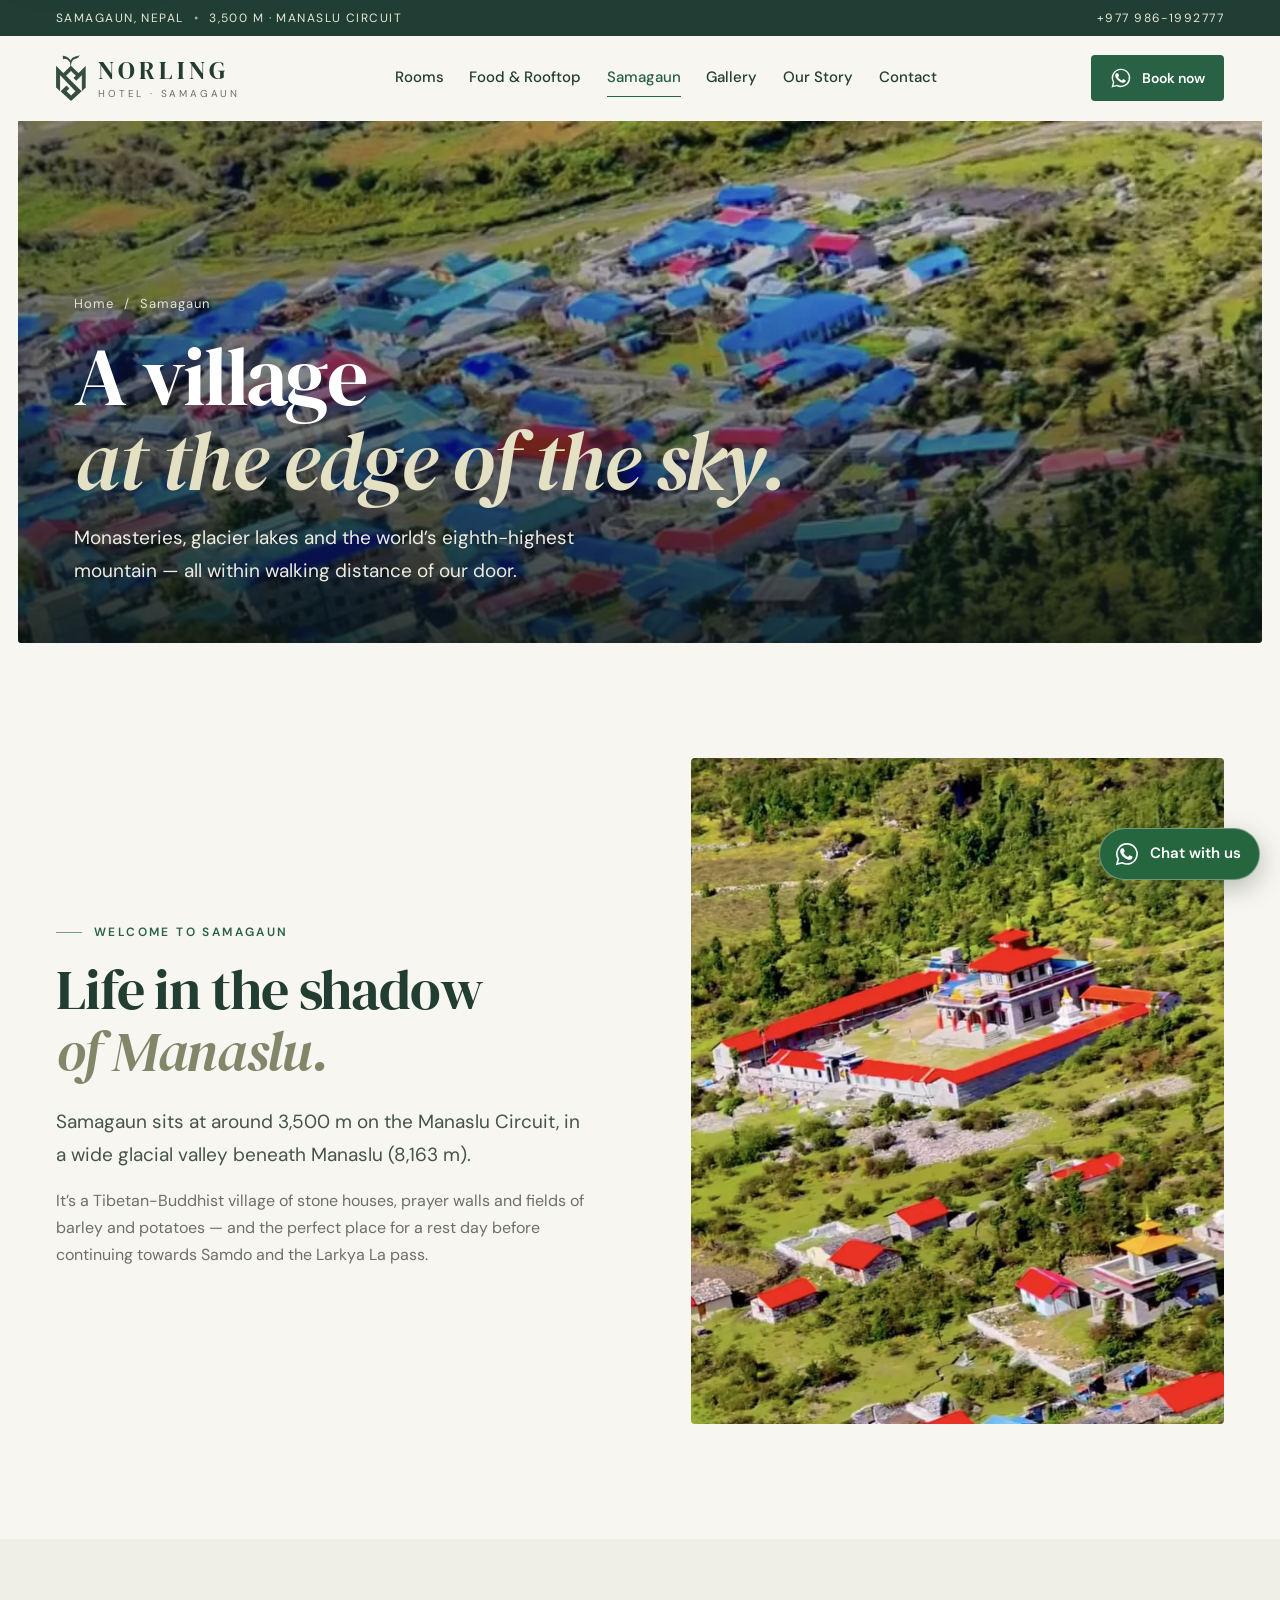
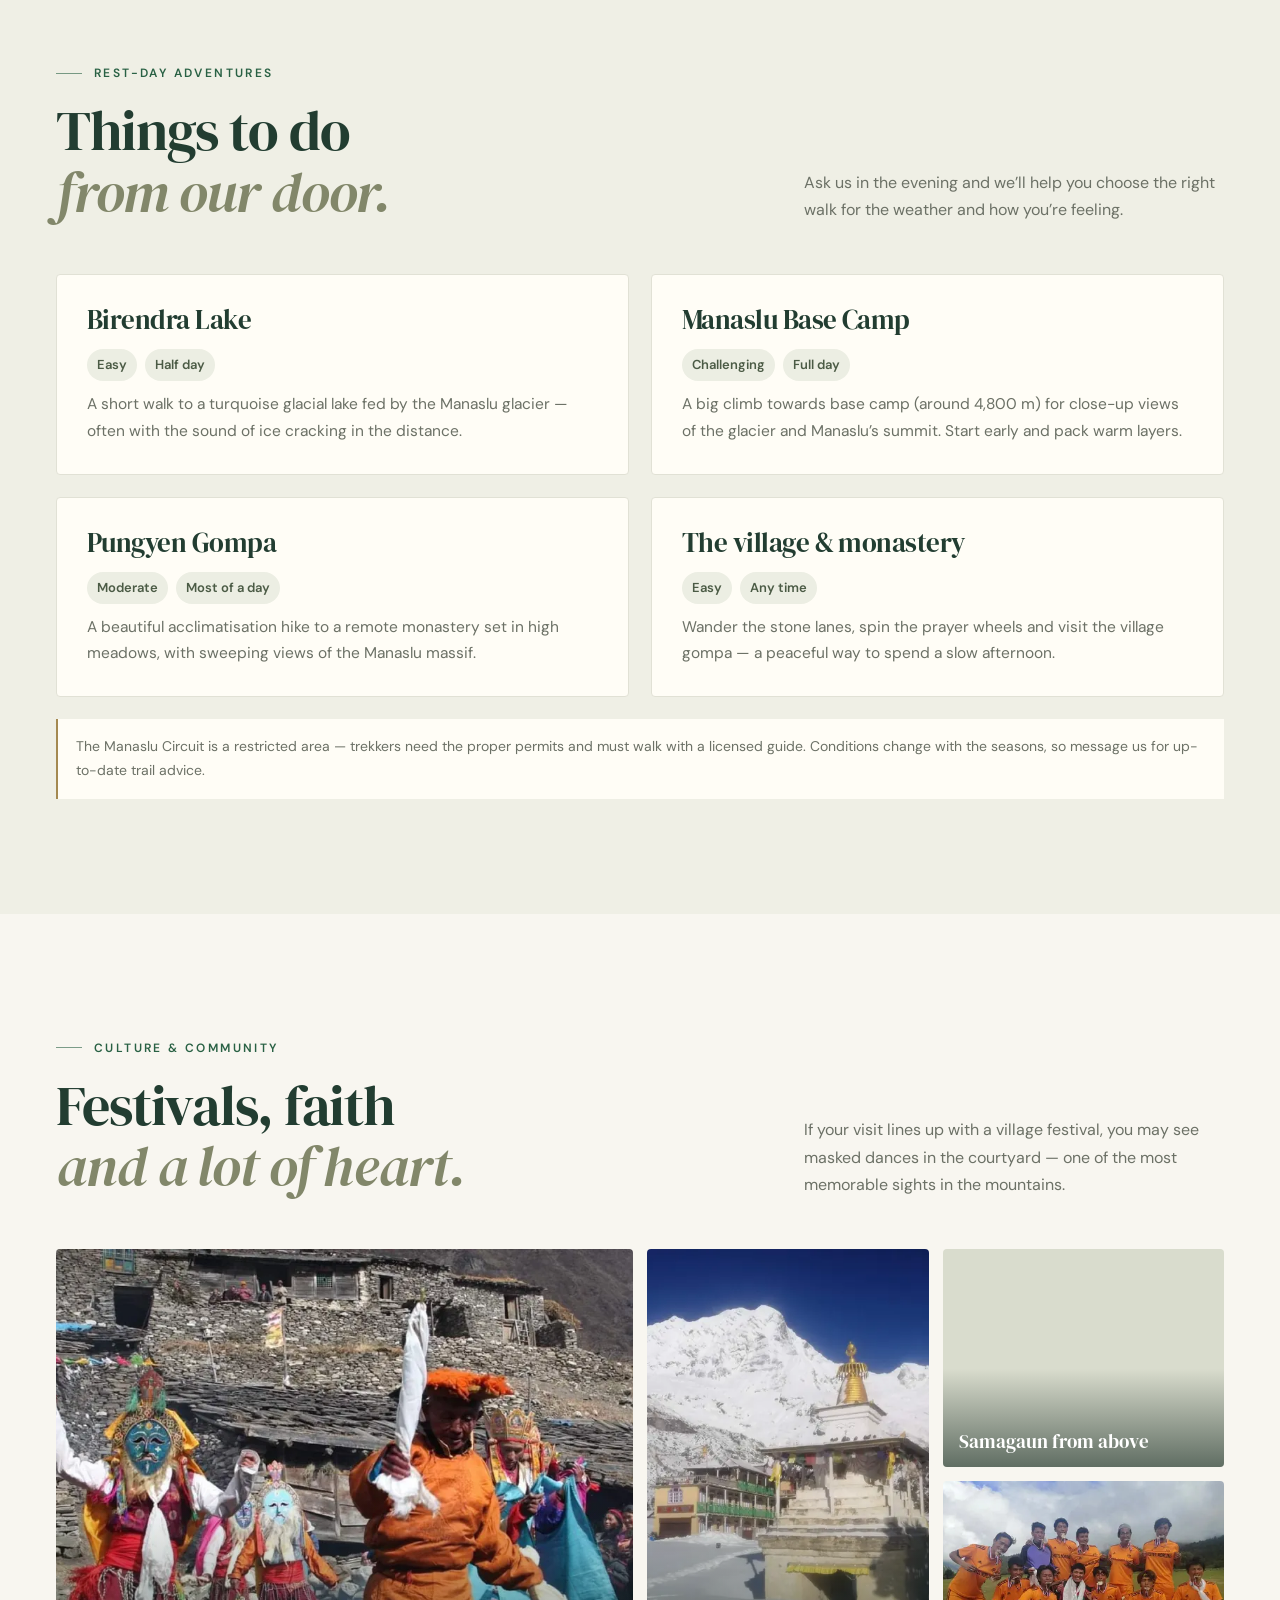
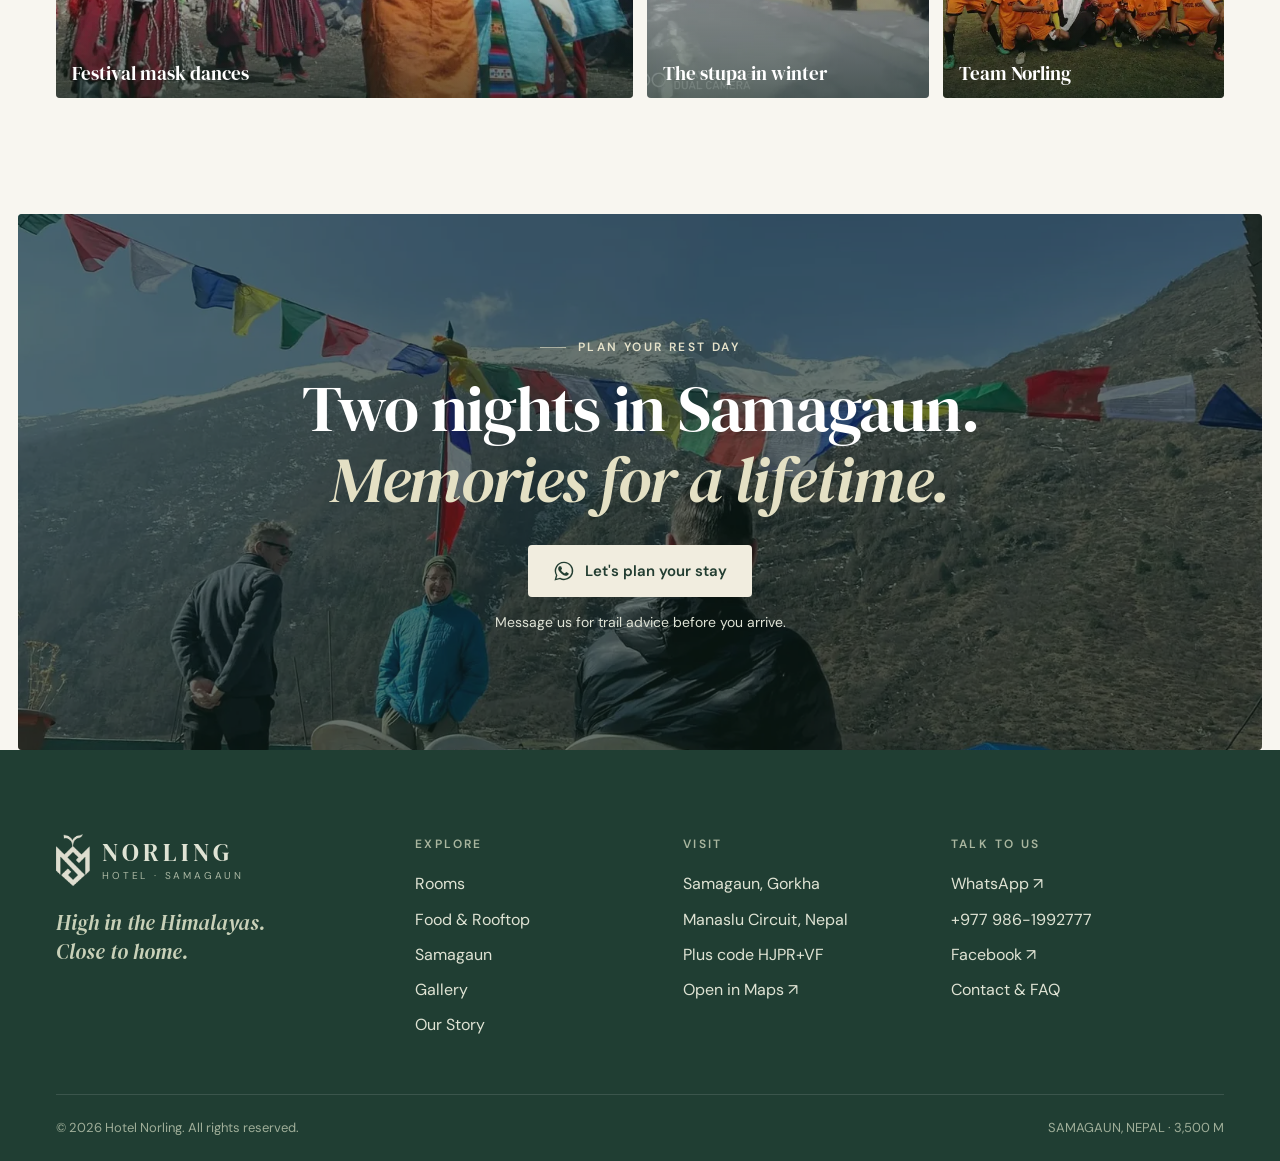
<file: explore.html>
<!DOCTYPE html>
<html lang="en">
<head>
<meta charset="utf-8">
<meta name="viewport" content="width=device-width, initial-scale=1, viewport-fit=cover">
<title>Explore Samagaun — Hotel Norling</title>
<meta name="description" content="Things to do in Samagaun on the Manaslu Circuit: Birendra Lake, Manaslu Base Camp, Pungyen Gompa, the village monastery and local festivals.">
<meta name="theme-color" content="#203e33">
<link rel="canonical" href="https://hotelnorling.com/explore.html">
<meta property="og:type" content="website">
<meta property="og:site_name" content="Hotel Norling">
<meta property="og:title" content="Explore Samagaun — Hotel Norling">
<meta property="og:description" content="Things to do in Samagaun on the Manaslu Circuit: Birendra Lake, Manaslu Base Camp, Pungyen Gompa, the village monastery and local festivals.">
<meta property="og:url" content="https://hotelnorling.com/explore.html">
<meta property="og:image" content="https://hotelnorling.com/images/og-image.jpg">
<meta name="twitter:card" content="summary_large_image">
<link rel="icon" type="image/png" sizes="48x48" href="images/favicon.png">
<link rel="apple-touch-icon" href="images/apple-touch-icon.png">
<link rel="manifest" href="site.webmanifest">
<link rel="preconnect" href="https://fonts.googleapis.com">
<link rel="preconnect" href="https://fonts.gstatic.com" crossorigin>
<link href="https://fonts.googleapis.com/css2?family=DM+Sans:opsz,wght@9..40,400;9..40,500;9..40,600&amp;family=DM+Serif+Display:ital@0;1&amp;display=swap" rel="stylesheet">
<link rel="stylesheet" href="css/style.css">
<script>document.documentElement.classList.add('js')</script>
</head>
<body>
<svg class="svg-defs" aria-hidden="true" xmlns="http://www.w3.org/2000/svg">
<symbol id="i-wa" viewBox="0 0 32 32"><path d="M16 3.5A12.4 12.4 0 0 0 5.3 22.2L3.6 28.5l6.5-1.7A12.4 12.4 0 1 0 16 3.5Z" fill="none" stroke="currentColor" stroke-width="2"/><path fill="currentColor" d="M11.6 9.6c-.3-.6-.6-.6-.9-.6h-.8c-.3 0-.7.1-1 .5-.4.4-1.3 1.3-1.3 3.1s1.3 3.6 1.5 3.9c.2.2 2.6 4.1 6.4 5.6 3.1 1.2 3.8 1 4.5.9.7-.1 2.2-.9 2.5-1.8.3-.9.3-1.6.2-1.8-.1-.2-.3-.3-.7-.5l-2.4-1.2c-.3-.1-.6-.2-.8.2l-1.1 1.4c-.2.2-.4.3-.8.1-.4-.2-1.6-.6-3-1.9-1.1-1-1.9-2.2-2.1-2.6-.2-.4 0-.6.2-.8l.6-.7c.2-.2.3-.4.4-.6.1-.3.1-.5 0-.7l-1.4-3.3Z"/></symbol>
<symbol id="i-peak" viewBox="0 0 24 24"><path d="M2 20 9 7l4 7 2-3 7 9H2Z" fill="none" stroke="currentColor" stroke-width="1.6" stroke-linejoin="round"/></symbol>
<symbol id="i-wifi" viewBox="0 0 24 24"><path d="M2 9a15 15 0 0 1 20 0M5.5 12.5a10 10 0 0 1 13 0M9 16a5 5 0 0 1 6 0" fill="none" stroke="currentColor" stroke-width="1.6" stroke-linecap="round"/><circle cx="12" cy="19.5" r="1.3" fill="currentColor"/></symbol>
<symbol id="i-bowl" viewBox="0 0 24 24"><path d="M3 12h18a9 9 0 0 1-18 0ZM8 8c0-1.5 1-1.5 1-3M12 8c0-1.5 1-1.5 1-3M16 8c0-1.5 1-1.5 1-3" fill="none" stroke="currentColor" stroke-width="1.6" stroke-linecap="round"/></symbol>
<symbol id="i-sun" viewBox="0 0 24 24"><circle cx="12" cy="12" r="4" fill="none" stroke="currentColor" stroke-width="1.6"/><path d="M12 2v2.5M12 19.5V22M2 12h2.5M19.5 12H22M4.9 4.9l1.8 1.8M17.3 17.3l1.8 1.8M4.9 19.1l1.8-1.8M17.3 6.7l1.8-1.8" stroke="currentColor" stroke-width="1.6" stroke-linecap="round"/></symbol>
<symbol id="i-bed" viewBox="0 0 24 24"><path d="M3 6v13M3 15h18v4M21 15v-3a3 3 0 0 0-3-3h-8v6M6.5 11.5a1.8 1.8 0 1 0 0-.01" fill="none" stroke="currentColor" stroke-width="1.6" stroke-linecap="round" stroke-linejoin="round"/></symbol>
<symbol id="i-chat" viewBox="0 0 24 24"><path d="M4 5h16v11H9l-5 4V5Z" fill="none" stroke="currentColor" stroke-width="1.6" stroke-linejoin="round"/></symbol>
<symbol id="i-map" viewBox="0 0 24 24"><path d="M12 21s-7-6.2-7-11.5a7 7 0 0 1 14 0C19 14.8 12 21 12 21Z" fill="none" stroke="currentColor" stroke-width="1.6"/><circle cx="12" cy="9.5" r="2.5" fill="none" stroke="currentColor" stroke-width="1.6"/></symbol>
<symbol id="i-phone" viewBox="0 0 24 24"><path d="M5 3h4l2 5-2.5 1.5a11 11 0 0 0 6 6L16 13l5 2v4a2 2 0 0 1-2 2A16 16 0 0 1 3 5a2 2 0 0 1 2-2Z" fill="none" stroke="currentColor" stroke-width="1.6" stroke-linejoin="round"/></symbol>
<symbol id="i-fb" viewBox="0 0 24 24"><path d="M14 8h3V4h-3a4 4 0 0 0-4 4v2H7v4h3v7h4v-7h3l1-4h-4V8Z" fill="none" stroke="currentColor" stroke-width="1.6" stroke-linejoin="round"/></symbol>
<symbol id="i-flag" viewBox="0 0 24 24"><path d="M2 6c3 2 5 2 7 0s4-2 7 0 4 2 6 0M4 7v4M8 8v4M12 7v4M16 7v4M20 7v4" fill="none" stroke="currentColor" stroke-width="1.6" stroke-linecap="round"/></symbol>
</svg>
<a class="skip" href="#main">Skip to content</a>
<div class="topline"><div class="shell"><span>SAMAGAUN, NEPAL<i>•</i>3,500 M · MANASLU CIRCUIT</span><a class="hide-sm" href="tel:+9779861992777">+977 986-1992777</a></div></div>
<header class="site-header">
  <div class="shell header-inner">
    <a href="index.html" class="brand" aria-label="Hotel Norling — home"><img src="images/mark-dark.png" alt="" width="96" height="146"><span class="brand-text">NORLING<small>HOTEL · SAMAGAUN</small></span></a>
    <nav class="main-nav" aria-label="Main"><a href="rooms.html">Rooms</a><a href="dining.html">Food &amp; Rooftop</a><a href="explore.html" aria-current="page">Samagaun</a><a href="gallery.html">Gallery</a><a href="about.html">Our Story</a><a href="contact.html">Contact</a></nav>
    <div class="header-actions">
      <a class="btn btn-green" data-book="" href="https://wa.me/9779861992777" target="_blank" rel="noopener noreferrer"><svg class="icon"><use href="#i-wa"/></svg><span>Book now</span></a>
      <button class="menu-toggle" type="button" aria-label="Open menu" aria-expanded="false" aria-controls="mobile-nav"><span></span><span></span></button>
    </div>
  </div>
</header>
<nav id="mobile-nav" class="mobile-nav" aria-label="Mobile">
  <a class="m-link" href="index.html">Home<span>→</span></a><a class="m-link" href="rooms.html">Rooms<span>→</span></a><a class="m-link" href="dining.html">Food &amp; Rooftop<span>→</span></a><a class="m-link" href="explore.html" aria-current="page">Samagaun<span>→</span></a><a class="m-link" href="gallery.html">Gallery<span>→</span></a><a class="m-link" href="about.html">Our Story<span>→</span></a><a class="m-link" href="contact.html">Contact<span>→</span></a>
  <div class="m-foot"><a class="btn btn-green btn-block" data-book="" href="https://wa.me/9779861992777" target="_blank" rel="noopener noreferrer"><svg class="icon"><use href="#i-wa"/></svg><span>Book via WhatsApp</span></a><a class="btn btn-outline btn-block" href="tel:+9779861992777"><svg class="icon"><use href="#i-phone"/></svg>+977 986-1992777</a><p>We reply as soon as our mountain connection allows.</p></div>
</nav>
<main id="main">
<section class="page-hero">
  <img src="images/samagaun-aerial-960.webp" srcset="images/samagaun-aerial-480.webp 480w, images/samagaun-aerial-960.webp 960w, images/samagaun-aerial-1283.webp 1283w" sizes="100vw" width="960" height="965" alt="" style="object-position:center 55%" fetchpriority="high" decoding="async">
  <div class="shell">
    <nav class="crumbs" aria-label="Breadcrumb"><a href="index.html">Home</a><span aria-hidden="true">/</span><span aria-current="page">Samagaun</span></nav>
    <h1>A village<br><em>at the edge of the sky.</em></h1>
    <p class="lead">Monasteries, glacier lakes and the world’s eighth-highest mountain — all within walking distance of our door.</p>
  </div>
</section>
<section class="section shell split" aria-labelledby="village-title">
  <div class="reveal">
    <p class="eyebrow">Welcome to Samagaun</p>
    <h2 id="village-title">Life in the shadow<br><em>of Manaslu.</em></h2>
    <p class="lead" style="margin-top:22px">Samagaun sits at around 3,500 m on the Manaslu Circuit, in a wide glacial valley beneath Manaslu (8,163 m).</p>
    <p class="muted" style="margin-top:16px">It’s a Tibetan-Buddhist village of stone houses, prayer walls and fields of barley and potatoes — and the perfect place for a rest day before continuing towards Samdo and the Larkya La pass.</p>
  </div>
  <div class="reveal"><img src="images/monastery-aerial-960.webp" srcset="images/monastery-aerial-480.webp 480w, images/monastery-aerial-960.webp 960w, images/monastery-aerial-1119.webp 1119w" sizes="(max-width: 980px) 92vw, 560px" width="960" height="1205" alt="Aerial view of the monastery with its red roofs and the village below" class="photo-tall" loading="lazy" decoding="async"></div>
</section>

<section class="section bg-soft" aria-labelledby="hikes-title">
  <div class="shell">
    <div class="section-head reveal"><div><p class="eyebrow">Rest-day adventures</p><h2 id="hikes-title">Things to do<br><em>from our door.</em></h2></div><p>Ask us in the evening and we’ll help you choose the right walk for the weather and how you’re feeling.</p></div>
    <div class="exp-list">
      <article class="exp reveal"><h3>Birendra Lake</h3><div class="meta"><span>Easy</span><span>Half day</span></div><p>A short walk to a turquoise glacial lake fed by the Manaslu glacier — often with the sound of ice cracking in the distance.</p></article>
      <article class="exp reveal"><h3>Manaslu Base Camp</h3><div class="meta"><span>Challenging</span><span>Full day</span></div><p>A big climb towards base camp (around 4,800 m) for close-up views of the glacier and Manaslu’s summit. Start early and pack warm layers.</p></article>
      <article class="exp reveal"><h3>Pungyen Gompa</h3><div class="meta"><span>Moderate</span><span>Most of a day</span></div><p>A beautiful acclimatisation hike to a remote monastery set in high meadows, with sweeping views of the Manaslu massif.</p></article>
      <article class="exp reveal"><h3>The village &amp; monastery</h3><div class="meta"><span>Easy</span><span>Any time</span></div><p>Wander the stone lanes, spin the prayer wheels and visit the village gompa — a peaceful way to spend a slow afternoon.</p></article>
    </div>
    <p class="note reveal">The Manaslu Circuit is a restricted area — trekkers need the proper permits and must walk with a licensed guide. Conditions change with the seasons, so message us for up-to-date trail advice.</p>
  </div>
</section>

<section class="section shell" aria-labelledby="culture-title">
  <div class="section-head reveal"><div><p class="eyebrow">Culture &amp; community</p><h2 id="culture-title">Festivals, faith<br><em>and a lot of heart.</em></h2></div><p>If your visit lines up with a village festival, you may see masked dances in the courtyard — one of the most memorable sights in the mountains.</p></div>
  <div class="mosaic reveal">
    <button class="tile t-big" type="button" data-lightbox="culture" data-full="images/mask-dance-1242.webp" data-caption="A masked dance during a village festival"><img src="images/mask-dance-960.webp" srcset="images/mask-dance-480.webp 480w, images/mask-dance-960.webp 960w, images/mask-dance-1242.webp 1242w" sizes="(max-width: 980px) 92vw, 600px" width="960" height="640" alt="Dancers in colourful masks and robes during a festival in Samagaun" loading="lazy" decoding="async"><span>Festival mask dances</span></button>
    <button class="tile t-tall" type="button" data-lightbox="culture" data-full="images/stupa-snow-1296.webp" data-caption="The stupa in winter"><img src="images/stupa-snow-960.webp" srcset="images/stupa-snow-480.webp 480w, images/stupa-snow-960.webp 960w, images/stupa-snow-1296.webp 1296w" sizes="(max-width: 980px) 46vw, 300px" width="960" height="1280" alt="A stupa covered in snow with mountains behind" loading="lazy" decoding="async"><span>The stupa in winter</span></button>
    <button class="tile" type="button" data-lightbox="culture" data-full="images/samagaun-aerial-1283.webp" data-caption="Samagaun from above"><img src="images/samagaun-aerial-960.webp" srcset="images/samagaun-aerial-480.webp 480w, images/samagaun-aerial-960.webp 960w, images/samagaun-aerial-1283.webp 1283w" sizes="(max-width: 980px) 46vw, 300px" width="960" height="965" alt="Samagaun village seen from above" loading="lazy" decoding="async"><span>Samagaun from above</span></button>
    <button class="tile" type="button" data-lightbox="culture" data-full="images/norling-football-960.webp" data-caption="The Hotel Norling football team"><img src="images/norling-football-960.webp" srcset="images/norling-football-480.webp 480w, images/norling-football-960.webp 960w" sizes="(max-width: 980px) 46vw, 300px" width="960" height="720" alt="Young local footballers in orange Hotel Norling jerseys" loading="lazy" decoding="async"><span>Team Norling</span></button>
  </div>
</section>
<section class="cta-photo section">
  <img src="images/rooftop-prayer-flags-960.webp" srcset="images/rooftop-prayer-flags-480.webp 480w, images/rooftop-prayer-flags-960.webp 960w, images/rooftop-prayer-flags-1600.webp 1600w" sizes="100vw" width="960" height="720" alt="" loading="lazy" decoding="async">
  <div class="shell reveal">
    <p class="eyebrow light">Plan your rest day</p>
    <h2>Two nights in Samagaun.<br><em>Memories for a lifetime.</em></h2>
    <a class="btn btn-cream" data-book="" href="https://wa.me/9779861992777" target="_blank" rel="noopener noreferrer"><svg class="icon"><use href="#i-wa"/></svg><span>Let's plan your stay</span></a>
    <p class="small">Message us for trail advice before you arrive.</p>
  </div>
</section>
</main>
<footer class="site-footer">
  <div class="shell footer-grid">
    <div>
      <a href="index.html" class="brand" aria-label="Hotel Norling — home"><img src="images/mark-light.png" alt="" width="96" height="146"><span class="brand-text">NORLING<small>HOTEL · SAMAGAUN</small></span></a>
      <p class="footer-tag">High in the Himalayas.<br>Close to home.</p>
    </div>
    <div><h4>Explore</h4><ul><li><a href="rooms.html">Rooms</a></li><li><a href="dining.html">Food &amp; Rooftop</a></li><li><a href="explore.html">Samagaun</a></li><li><a href="gallery.html">Gallery</a></li><li><a href="about.html">Our Story</a></li></ul></div>
    <div><h4>Visit</h4><ul><li>Samagaun, Gorkha</li><li>Manaslu Circuit, Nepal</li><li>Plus code HJPR+VF</li><li><a href="https://www.google.com/maps/search/?api=1&query=Hotel+Norling+Samagaun" target="_blank" rel="noopener noreferrer">Open in Maps ↗</a></li></ul></div>
    <div><h4>Talk to us</h4><ul><li><a data-book="" href="https://wa.me/9779861992777" target="_blank" rel="noopener noreferrer">WhatsApp ↗</a></li><li><a href="tel:+9779861992777">+977 986-1992777</a></li><li><a href="https://www.facebook.com/hotelnorlingsama" target="_blank" rel="noopener noreferrer">Facebook ↗</a></li><li><a href="contact.html">Contact &amp; FAQ</a></li></ul></div>
  </div>
  <div class="shell footer-bottom"><span>© <span id="year">2026</span> Hotel Norling. All rights reserved.</span><span>SAMAGAUN, NEPAL · 3,500 M</span></div>
</footer>
<a class="wa-float" data-book="" href="https://wa.me/9779861992777" target="_blank" rel="noopener noreferrer" aria-label="Chat with Hotel Norling on WhatsApp"><svg><use href="#i-wa"/></svg><span>Chat with us</span></a>
<script src="js/main.js" defer></script>
</body>
</html>
</file>
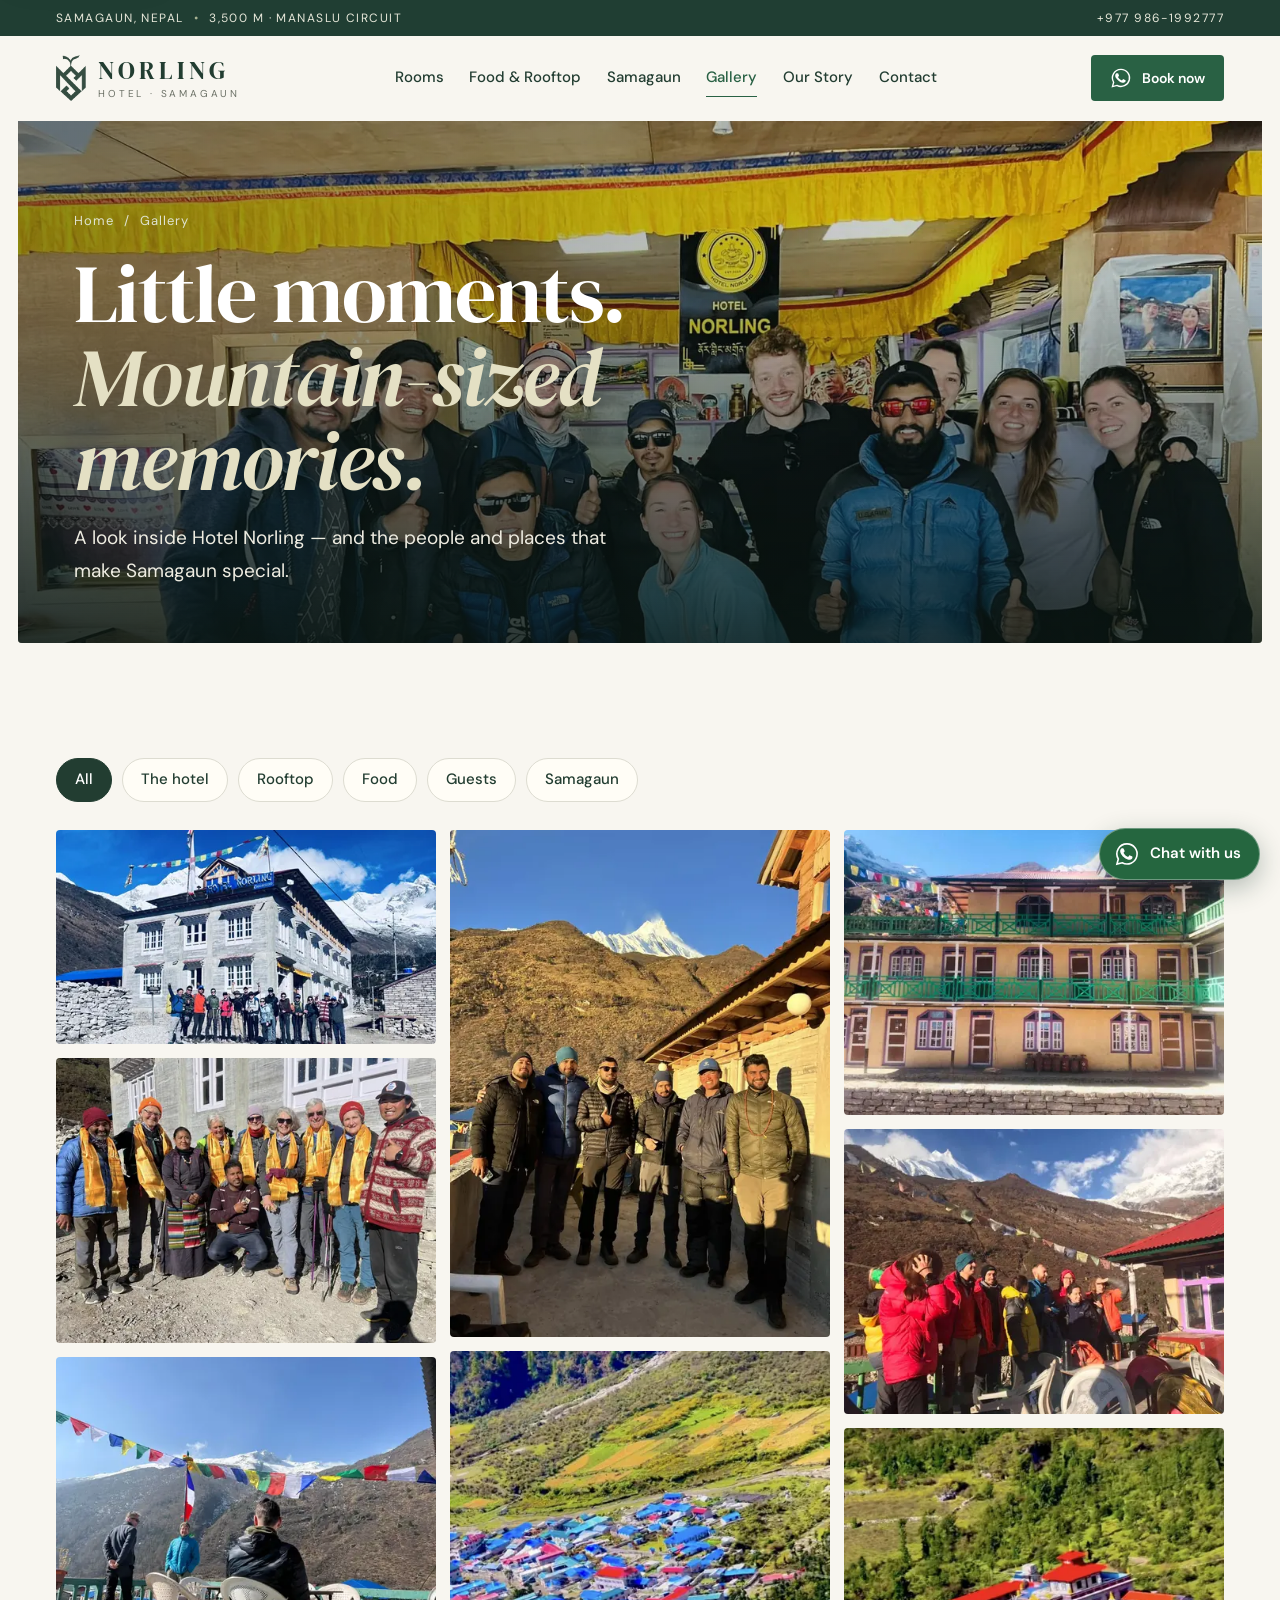
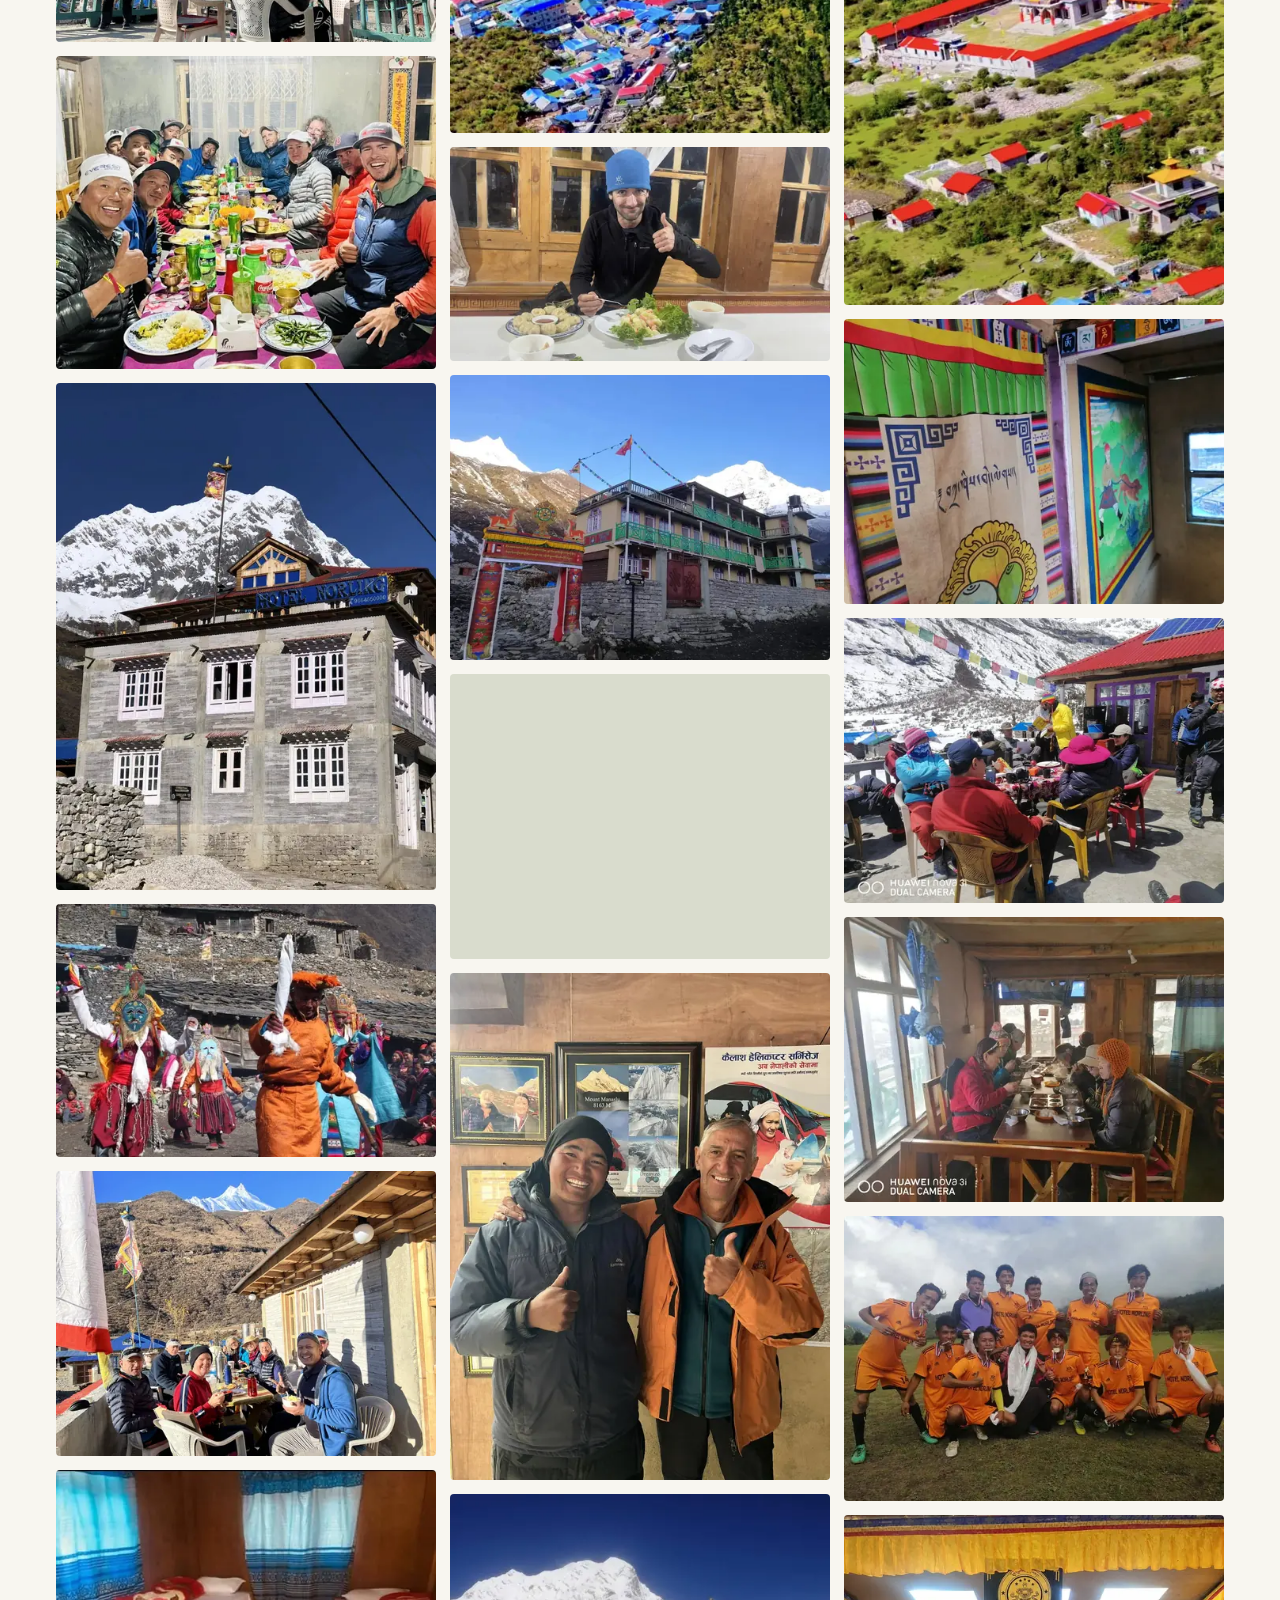
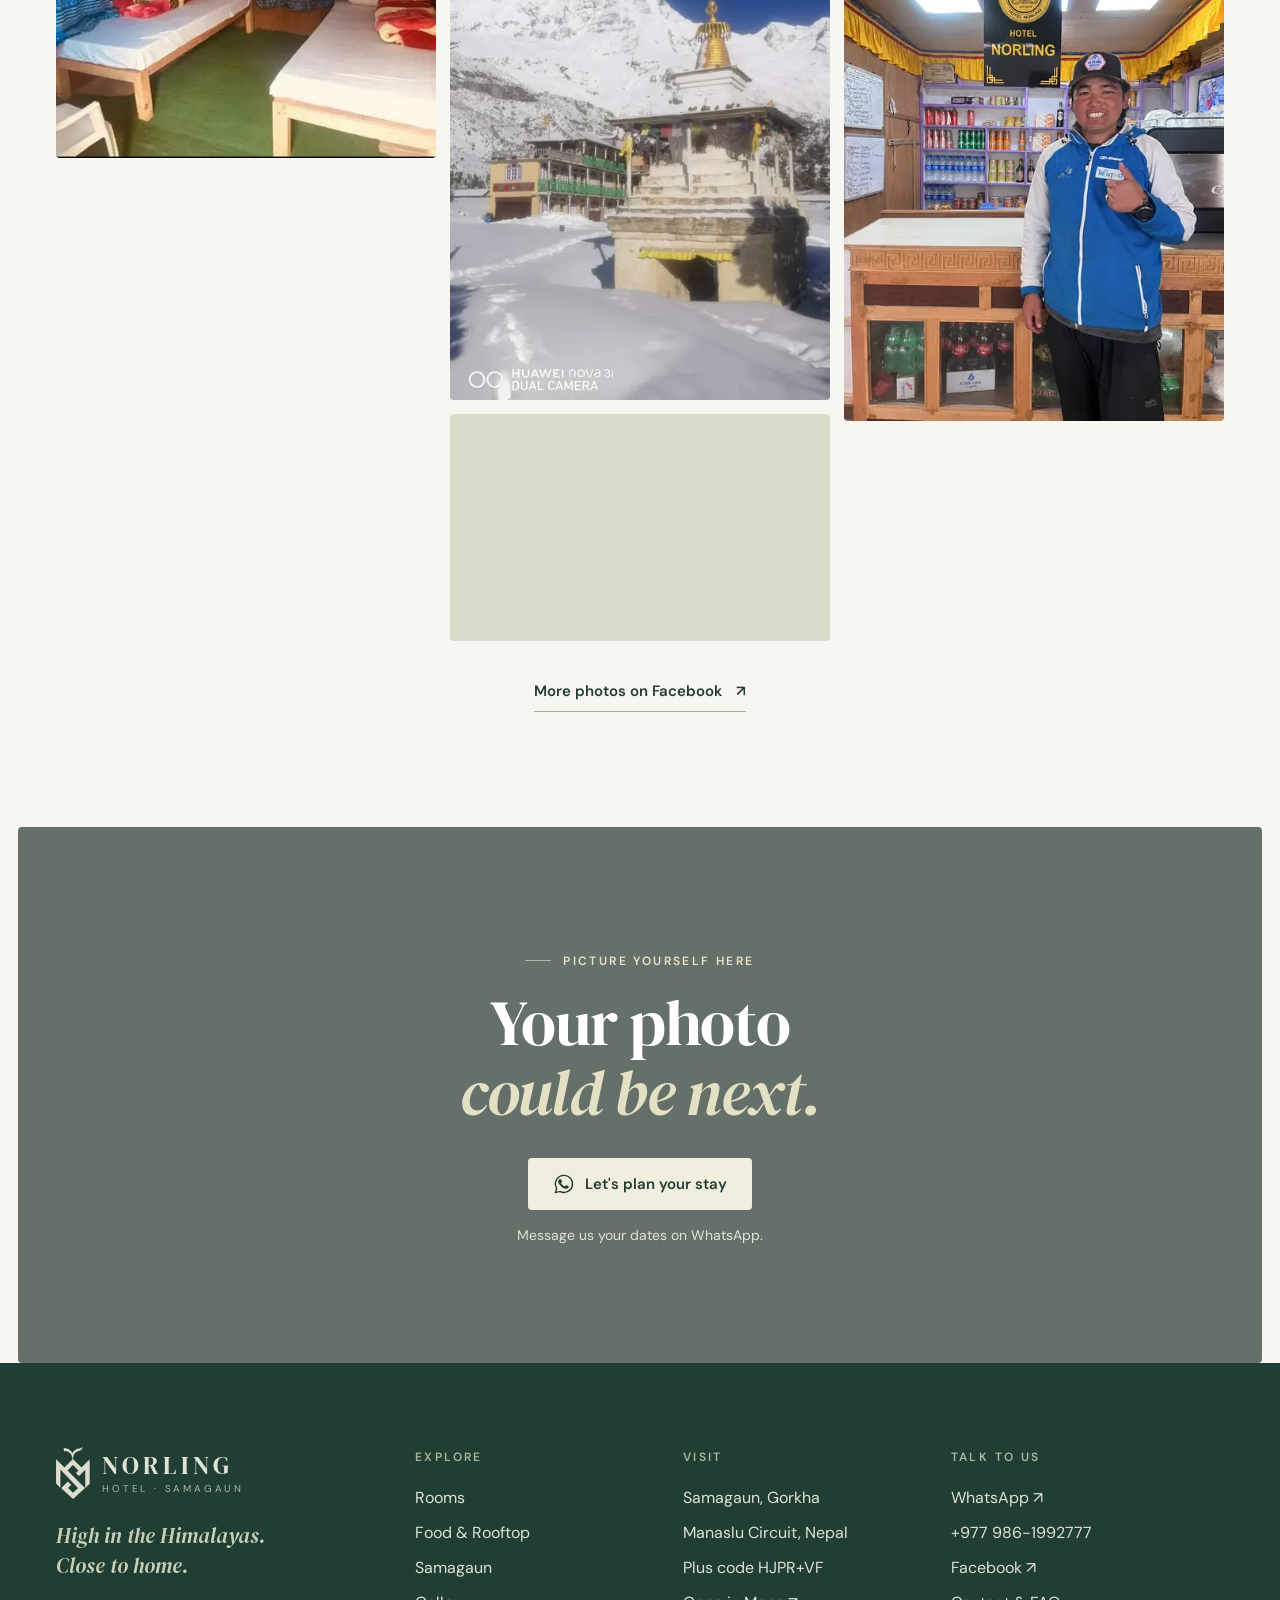
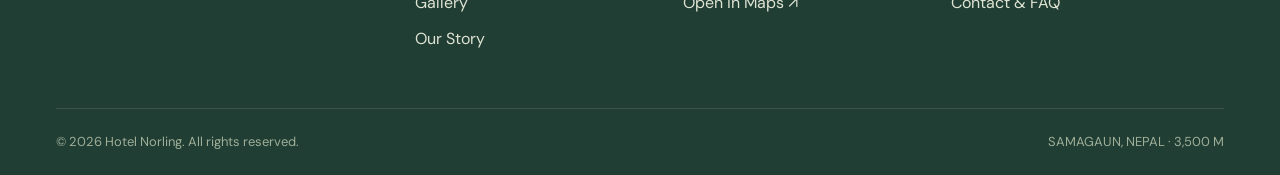
<file: gallery.html>
<!DOCTYPE html>
<html lang="en">
<head>
<meta charset="utf-8">
<meta name="viewport" content="width=device-width, initial-scale=1, viewport-fit=cover">
<title>Gallery — Hotel Norling, Samagaun</title>
<meta name="description" content="Photos of Hotel Norling, our rooms, food, rooftop terrace, guests and the village of Samagaun on the Manaslu Circuit.">
<meta name="theme-color" content="#203e33">
<link rel="canonical" href="https://hotelnorling.com/gallery.html">
<meta property="og:type" content="website">
<meta property="og:site_name" content="Hotel Norling">
<meta property="og:title" content="Gallery — Hotel Norling, Samagaun">
<meta property="og:description" content="Photos of Hotel Norling, our rooms, food, rooftop terrace, guests and the village of Samagaun on the Manaslu Circuit.">
<meta property="og:url" content="https://hotelnorling.com/gallery.html">
<meta property="og:image" content="https://hotelnorling.com/images/og-image.jpg">
<meta name="twitter:card" content="summary_large_image">
<link rel="icon" type="image/png" sizes="48x48" href="images/favicon.png">
<link rel="apple-touch-icon" href="images/apple-touch-icon.png">
<link rel="manifest" href="site.webmanifest">
<link rel="preconnect" href="https://fonts.googleapis.com">
<link rel="preconnect" href="https://fonts.gstatic.com" crossorigin>
<link href="https://fonts.googleapis.com/css2?family=DM+Sans:opsz,wght@9..40,400;9..40,500;9..40,600&amp;family=DM+Serif+Display:ital@0;1&amp;display=swap" rel="stylesheet">
<link rel="stylesheet" href="css/style.css">
<script>document.documentElement.classList.add('js')</script>
</head>
<body>
<svg class="svg-defs" aria-hidden="true" xmlns="http://www.w3.org/2000/svg">
<symbol id="i-wa" viewBox="0 0 32 32"><path d="M16 3.5A12.4 12.4 0 0 0 5.3 22.2L3.6 28.5l6.5-1.7A12.4 12.4 0 1 0 16 3.5Z" fill="none" stroke="currentColor" stroke-width="2"/><path fill="currentColor" d="M11.6 9.6c-.3-.6-.6-.6-.9-.6h-.8c-.3 0-.7.1-1 .5-.4.4-1.3 1.3-1.3 3.1s1.3 3.6 1.5 3.9c.2.2 2.6 4.1 6.4 5.6 3.1 1.2 3.8 1 4.5.9.7-.1 2.2-.9 2.5-1.8.3-.9.3-1.6.2-1.8-.1-.2-.3-.3-.7-.5l-2.4-1.2c-.3-.1-.6-.2-.8.2l-1.1 1.4c-.2.2-.4.3-.8.1-.4-.2-1.6-.6-3-1.9-1.1-1-1.9-2.2-2.1-2.6-.2-.4 0-.6.2-.8l.6-.7c.2-.2.3-.4.4-.6.1-.3.1-.5 0-.7l-1.4-3.3Z"/></symbol>
<symbol id="i-peak" viewBox="0 0 24 24"><path d="M2 20 9 7l4 7 2-3 7 9H2Z" fill="none" stroke="currentColor" stroke-width="1.6" stroke-linejoin="round"/></symbol>
<symbol id="i-wifi" viewBox="0 0 24 24"><path d="M2 9a15 15 0 0 1 20 0M5.5 12.5a10 10 0 0 1 13 0M9 16a5 5 0 0 1 6 0" fill="none" stroke="currentColor" stroke-width="1.6" stroke-linecap="round"/><circle cx="12" cy="19.5" r="1.3" fill="currentColor"/></symbol>
<symbol id="i-bowl" viewBox="0 0 24 24"><path d="M3 12h18a9 9 0 0 1-18 0ZM8 8c0-1.5 1-1.5 1-3M12 8c0-1.5 1-1.5 1-3M16 8c0-1.5 1-1.5 1-3" fill="none" stroke="currentColor" stroke-width="1.6" stroke-linecap="round"/></symbol>
<symbol id="i-sun" viewBox="0 0 24 24"><circle cx="12" cy="12" r="4" fill="none" stroke="currentColor" stroke-width="1.6"/><path d="M12 2v2.5M12 19.5V22M2 12h2.5M19.5 12H22M4.9 4.9l1.8 1.8M17.3 17.3l1.8 1.8M4.9 19.1l1.8-1.8M17.3 6.7l1.8-1.8" stroke="currentColor" stroke-width="1.6" stroke-linecap="round"/></symbol>
<symbol id="i-bed" viewBox="0 0 24 24"><path d="M3 6v13M3 15h18v4M21 15v-3a3 3 0 0 0-3-3h-8v6M6.5 11.5a1.8 1.8 0 1 0 0-.01" fill="none" stroke="currentColor" stroke-width="1.6" stroke-linecap="round" stroke-linejoin="round"/></symbol>
<symbol id="i-chat" viewBox="0 0 24 24"><path d="M4 5h16v11H9l-5 4V5Z" fill="none" stroke="currentColor" stroke-width="1.6" stroke-linejoin="round"/></symbol>
<symbol id="i-map" viewBox="0 0 24 24"><path d="M12 21s-7-6.2-7-11.5a7 7 0 0 1 14 0C19 14.8 12 21 12 21Z" fill="none" stroke="currentColor" stroke-width="1.6"/><circle cx="12" cy="9.5" r="2.5" fill="none" stroke="currentColor" stroke-width="1.6"/></symbol>
<symbol id="i-phone" viewBox="0 0 24 24"><path d="M5 3h4l2 5-2.5 1.5a11 11 0 0 0 6 6L16 13l5 2v4a2 2 0 0 1-2 2A16 16 0 0 1 3 5a2 2 0 0 1 2-2Z" fill="none" stroke="currentColor" stroke-width="1.6" stroke-linejoin="round"/></symbol>
<symbol id="i-fb" viewBox="0 0 24 24"><path d="M14 8h3V4h-3a4 4 0 0 0-4 4v2H7v4h3v7h4v-7h3l1-4h-4V8Z" fill="none" stroke="currentColor" stroke-width="1.6" stroke-linejoin="round"/></symbol>
<symbol id="i-flag" viewBox="0 0 24 24"><path d="M2 6c3 2 5 2 7 0s4-2 7 0 4 2 6 0M4 7v4M8 8v4M12 7v4M16 7v4M20 7v4" fill="none" stroke="currentColor" stroke-width="1.6" stroke-linecap="round"/></symbol>
</svg>
<a class="skip" href="#main">Skip to content</a>
<div class="topline"><div class="shell"><span>SAMAGAUN, NEPAL<i>•</i>3,500 M · MANASLU CIRCUIT</span><a class="hide-sm" href="tel:+9779861992777">+977 986-1992777</a></div></div>
<header class="site-header">
  <div class="shell header-inner">
    <a href="index.html" class="brand" aria-label="Hotel Norling — home"><img src="images/mark-dark.png" alt="" width="96" height="146"><span class="brand-text">NORLING<small>HOTEL · SAMAGAUN</small></span></a>
    <nav class="main-nav" aria-label="Main"><a href="rooms.html">Rooms</a><a href="dining.html">Food &amp; Rooftop</a><a href="explore.html">Samagaun</a><a href="gallery.html" aria-current="page">Gallery</a><a href="about.html">Our Story</a><a href="contact.html">Contact</a></nav>
    <div class="header-actions">
      <a class="btn btn-green" data-book="" href="https://wa.me/9779861992777" target="_blank" rel="noopener noreferrer"><svg class="icon"><use href="#i-wa"/></svg><span>Book now</span></a>
      <button class="menu-toggle" type="button" aria-label="Open menu" aria-expanded="false" aria-controls="mobile-nav"><span></span><span></span></button>
    </div>
  </div>
</header>
<nav id="mobile-nav" class="mobile-nav" aria-label="Mobile">
  <a class="m-link" href="index.html">Home<span>→</span></a><a class="m-link" href="rooms.html">Rooms<span>→</span></a><a class="m-link" href="dining.html">Food &amp; Rooftop<span>→</span></a><a class="m-link" href="explore.html">Samagaun<span>→</span></a><a class="m-link" href="gallery.html" aria-current="page">Gallery<span>→</span></a><a class="m-link" href="about.html">Our Story<span>→</span></a><a class="m-link" href="contact.html">Contact<span>→</span></a>
  <div class="m-foot"><a class="btn btn-green btn-block" data-book="" href="https://wa.me/9779861992777" target="_blank" rel="noopener noreferrer"><svg class="icon"><use href="#i-wa"/></svg><span>Book via WhatsApp</span></a><a class="btn btn-outline btn-block" href="tel:+9779861992777"><svg class="icon"><use href="#i-phone"/></svg>+977 986-1992777</a><p>We reply as soon as our mountain connection allows.</p></div>
</nav>
<main id="main">
<section class="page-hero">
  <img src="images/guests-lounge-960.webp" srcset="images/guests-lounge-480.webp 480w, images/guests-lounge-960.webp 960w, images/guests-lounge-1600.webp 1600w" sizes="100vw" width="960" height="574" alt="" style="object-position:center 40%" fetchpriority="high" decoding="async">
  <div class="shell">
    <nav class="crumbs" aria-label="Breadcrumb"><a href="index.html">Home</a><span aria-hidden="true">/</span><span aria-current="page">Gallery</span></nav>
    <h1>Little moments.<br><em>Mountain-sized memories.</em></h1>
    <p class="lead">A look inside Hotel Norling — and the people and places that make Samagaun special.</p>
  </div>
</section>
<section class="section shell" aria-labelledby="gal-title">
  <h2 id="gal-title" class="sr-only">Photo gallery</h2>
  <div class="filters" role="group" aria-label="Filter photos">
    <button type="button" data-filter="all" aria-pressed="true">All</button>
    <button type="button" data-filter="hotel" aria-pressed="false">The hotel</button>
    <button type="button" data-filter="rooftop" aria-pressed="false">Rooftop</button>
    <button type="button" data-filter="food" aria-pressed="false">Food</button>
    <button type="button" data-filter="guests" aria-pressed="false">Guests</button>
    <button type="button" data-filter="samagaun" aria-pressed="false">Samagaun</button>
  </div>
  <div class="gallery-grid">
    <button class="tile reveal" type="button" data-cat="hotel" data-lightbox="gallery" data-full="images/hotel-front-peaks-1600.webp" data-caption="Hotel Norling beneath the peaks"><img src="images/hotel-front-peaks-960.webp" srcset="images/hotel-front-peaks-480.webp 480w, images/hotel-front-peaks-960.webp 960w, images/hotel-front-peaks-1600.webp 1600w" sizes="(max-width: 720px) 46vw, (max-width: 1100px) 31vw, 400px" width="960" height="540" alt="Hotel Norling beneath the peaks" loading="lazy" decoding="async"><span>Hotel Norling beneath the peaks</span></button>
    <button class="tile reveal" type="button" data-cat="guests" data-lightbox="gallery" data-full="images/khata-welcome-1600.webp" data-caption="A khata welcome for our guests"><img src="images/khata-welcome-960.webp" srcset="images/khata-welcome-480.webp 480w, images/khata-welcome-960.webp 960w, images/khata-welcome-1600.webp 1600w" sizes="(max-width: 720px) 46vw, (max-width: 1100px) 31vw, 400px" width="960" height="720" alt="A khata welcome for our guests" loading="lazy" decoding="async"><span>A khata welcome for our guests</span></button>
    <button class="tile reveal" type="button" data-cat="rooftop" data-lightbox="gallery" data-full="images/rooftop-prayer-flags-1600.webp" data-caption="Prayer flags on the rooftop"><img src="images/rooftop-prayer-flags-960.webp" srcset="images/rooftop-prayer-flags-480.webp 480w, images/rooftop-prayer-flags-960.webp 960w, images/rooftop-prayer-flags-1600.webp 1600w" sizes="(max-width: 720px) 46vw, (max-width: 1100px) 31vw, 400px" width="960" height="720" alt="Prayer flags on the rooftop" loading="lazy" decoding="async"><span>Prayer flags on the rooftop</span></button>
    <button class="tile reveal" type="button" data-cat="food guests" data-lightbox="gallery" data-full="images/dining-feast-1283.webp" data-caption="A feast in the dining room"><img src="images/dining-feast-960.webp" srcset="images/dining-feast-480.webp 480w, images/dining-feast-960.webp 960w, images/dining-feast-1283.webp 1283w" sizes="(max-width: 720px) 46vw, (max-width: 1100px) 31vw, 400px" width="960" height="792" alt="A feast in the dining room" loading="lazy" decoding="async"><span>A feast in the dining room</span></button>
    <button class="tile reveal" type="button" data-cat="hotel" data-lightbox="gallery" data-full="images/hotel-front-tall-1536.webp" data-caption="Our stone building and blue sign"><img src="images/hotel-front-tall-960.webp" srcset="images/hotel-front-tall-480.webp 480w, images/hotel-front-tall-960.webp 960w, images/hotel-front-tall-1536.webp 1536w" sizes="(max-width: 720px) 46vw, (max-width: 1100px) 31vw, 400px" width="960" height="1280" alt="Our stone building and blue sign" loading="lazy" decoding="async"><span>Our stone building and blue sign</span></button>
    <button class="tile reveal" type="button" data-cat="samagaun" data-lightbox="gallery" data-full="images/mask-dance-1242.webp" data-caption="Festival mask dance"><img src="images/mask-dance-960.webp" srcset="images/mask-dance-480.webp 480w, images/mask-dance-960.webp 960w, images/mask-dance-1242.webp 1242w" sizes="(max-width: 720px) 46vw, (max-width: 1100px) 31vw, 400px" width="960" height="640" alt="Festival mask dance" loading="lazy" decoding="async"><span>Festival mask dance</span></button>
    <button class="tile reveal" type="button" data-cat="rooftop food guests" data-lightbox="gallery" data-full="images/rooftop-lunch-1600.webp" data-caption="Lunch in the sun"><img src="images/rooftop-lunch-960.webp" srcset="images/rooftop-lunch-480.webp 480w, images/rooftop-lunch-960.webp 960w, images/rooftop-lunch-1600.webp 1600w" sizes="(max-width: 720px) 46vw, (max-width: 1100px) 31vw, 400px" width="960" height="720" alt="Lunch in the sun" loading="lazy" decoding="async"><span>Lunch in the sun</span></button>
    <button class="tile reveal" type="button" data-cat="hotel" data-lightbox="gallery" data-full="images/room-twin-960.webp" data-caption="Standard twin room"><img src="images/room-twin-960.webp" srcset="images/room-twin-480.webp 480w, images/room-twin-960.webp 960w" sizes="(max-width: 720px) 46vw, (max-width: 1100px) 31vw, 400px" width="960" height="726" alt="Standard twin room" loading="lazy" decoding="async"><span>Standard twin room</span></button>
    <button class="tile reveal" type="button" data-cat="guests" data-lightbox="gallery" data-full="images/guests-sunrise-1536.webp" data-caption="Morning on the terrace"><img src="images/guests-sunrise-960.webp" srcset="images/guests-sunrise-480.webp 480w, images/guests-sunrise-960.webp 960w, images/guests-sunrise-1536.webp 1536w" sizes="(max-width: 720px) 46vw, (max-width: 1100px) 31vw, 400px" width="960" height="1280" alt="Morning on the terrace" loading="lazy" decoding="async"><span>Morning on the terrace</span></button>
    <button class="tile reveal" type="button" data-cat="samagaun" data-lightbox="gallery" data-full="images/samagaun-aerial-1283.webp" data-caption="Samagaun from above"><img src="images/samagaun-aerial-960.webp" srcset="images/samagaun-aerial-480.webp 480w, images/samagaun-aerial-960.webp 960w, images/samagaun-aerial-1283.webp 1283w" sizes="(max-width: 720px) 46vw, (max-width: 1100px) 31vw, 400px" width="960" height="965" alt="Samagaun from above" loading="lazy" decoding="async"><span>Samagaun from above</span></button>
    <button class="tile reveal" type="button" data-cat="food guests" data-lightbox="gallery" data-full="images/momo-dinner-1600.webp" data-caption="Momos for dinner"><img src="images/momo-dinner-960.webp" srcset="images/momo-dinner-480.webp 480w, images/momo-dinner-960.webp 960w, images/momo-dinner-1600.webp 1600w" sizes="(max-width: 720px) 46vw, (max-width: 1100px) 31vw, 400px" width="960" height="540" alt="Momos for dinner" loading="lazy" decoding="async"><span>Momos for dinner</span></button>
    <button class="tile reveal" type="button" data-cat="hotel" data-lightbox="gallery" data-full="images/heritage-gate-1600.webp" data-caption="The traditional gateway"><img src="images/heritage-gate-960.webp" srcset="images/heritage-gate-480.webp 480w, images/heritage-gate-960.webp 960w, images/heritage-gate-1600.webp 1600w" sizes="(max-width: 720px) 46vw, (max-width: 1100px) 31vw, 400px" width="960" height="720" alt="The traditional gateway" loading="lazy" decoding="async"><span>The traditional gateway</span></button>
    <button class="tile reveal" type="button" data-cat="rooftop" data-lightbox="gallery" data-full="images/rooftop-clouds-1600.webp" data-caption="Clouds rolling over the terrace"><img src="images/rooftop-clouds-960.webp" srcset="images/rooftop-clouds-480.webp 480w, images/rooftop-clouds-960.webp 960w, images/rooftop-clouds-1600.webp 1600w" sizes="(max-width: 720px) 46vw, (max-width: 1100px) 31vw, 400px" width="960" height="720" alt="Clouds rolling over the terrace" loading="lazy" decoding="async"><span>Clouds rolling over the terrace</span></button>
    <button class="tile reveal" type="button" data-cat="guests" data-lightbox="gallery" data-full="images/host-with-guest-1536.webp" data-caption="Old friends, new memories"><img src="images/host-with-guest-960.webp" srcset="images/host-with-guest-480.webp 480w, images/host-with-guest-960.webp 960w, images/host-with-guest-1536.webp 1536w" sizes="(max-width: 720px) 46vw, (max-width: 1100px) 31vw, 400px" width="960" height="1280" alt="Old friends, new memories" loading="lazy" decoding="async"><span>Old friends, new memories</span></button>
    <button class="tile reveal" type="button" data-cat="samagaun" data-lightbox="gallery" data-full="images/stupa-snow-1296.webp" data-caption="The stupa in winter"><img src="images/stupa-snow-960.webp" srcset="images/stupa-snow-480.webp 480w, images/stupa-snow-960.webp 960w, images/stupa-snow-1296.webp 1296w" sizes="(max-width: 720px) 46vw, (max-width: 1100px) 31vw, 400px" width="960" height="1280" alt="The stupa in winter" loading="lazy" decoding="async"><span>The stupa in winter</span></button>
    <button class="tile reveal" type="button" data-cat="guests" data-lightbox="gallery" data-full="images/guests-lounge-1600.webp" data-caption="Smiles in the lounge"><img src="images/guests-lounge-960.webp" srcset="images/guests-lounge-480.webp 480w, images/guests-lounge-960.webp 960w, images/guests-lounge-1600.webp 1600w" sizes="(max-width: 720px) 46vw, (max-width: 1100px) 31vw, 400px" width="960" height="574" alt="Smiles in the lounge" loading="lazy" decoding="async"><span>Smiles in the lounge</span></button>
    <button class="tile reveal" type="button" data-cat="hotel" data-lightbox="gallery" data-full="images/hotel-balconies-960.webp" data-caption="Balconies and prayer flags"><img src="images/hotel-balconies-960.webp" srcset="images/hotel-balconies-480.webp 480w, images/hotel-balconies-960.webp 960w" sizes="(max-width: 720px) 46vw, (max-width: 1100px) 31vw, 400px" width="960" height="720" alt="Balconies and prayer flags" loading="lazy" decoding="async"><span>Balconies and prayer flags</span></button>
    <button class="tile reveal" type="button" data-cat="rooftop guests" data-lightbox="gallery" data-full="images/rooftop-group-960.webp" data-caption="Gathering on the rooftop"><img src="images/rooftop-group-960.webp" srcset="images/rooftop-group-480.webp 480w, images/rooftop-group-960.webp 960w" sizes="(max-width: 720px) 46vw, (max-width: 1100px) 31vw, 400px" width="960" height="720" alt="Gathering on the rooftop" loading="lazy" decoding="async"><span>Gathering on the rooftop</span></button>
    <button class="tile reveal" type="button" data-cat="samagaun" data-lightbox="gallery" data-full="images/monastery-aerial-1119.webp" data-caption="The monastery above the village"><img src="images/monastery-aerial-960.webp" srcset="images/monastery-aerial-480.webp 480w, images/monastery-aerial-960.webp 960w, images/monastery-aerial-1119.webp 1119w" sizes="(max-width: 720px) 46vw, (max-width: 1100px) 31vw, 400px" width="960" height="1205" alt="The monastery above the village" loading="lazy" decoding="async"><span>The monastery above the village</span></button>
    <button class="tile reveal" type="button" data-cat="hotel" data-lightbox="gallery" data-full="images/painted-interior-1600.webp" data-caption="Hand-painted details"><img src="images/painted-interior-960.webp" srcset="images/painted-interior-480.webp 480w, images/painted-interior-960.webp 960w, images/painted-interior-1600.webp 1600w" sizes="(max-width: 720px) 46vw, (max-width: 1100px) 31vw, 400px" width="960" height="720" alt="Hand-painted details" loading="lazy" decoding="async"><span>Hand-painted details</span></button>
    <button class="tile reveal" type="button" data-cat="rooftop food" data-lightbox="gallery" data-full="images/terrace-snow-lunch-1600.webp" data-caption="A snowy-season lunch"><img src="images/terrace-snow-lunch-960.webp" srcset="images/terrace-snow-lunch-480.webp 480w, images/terrace-snow-lunch-960.webp 960w, images/terrace-snow-lunch-1600.webp 1600w" sizes="(max-width: 720px) 46vw, (max-width: 1100px) 31vw, 400px" width="960" height="720" alt="A snowy-season lunch" loading="lazy" decoding="async"><span>A snowy-season lunch</span></button>
    <button class="tile reveal" type="button" data-cat="food" data-lightbox="gallery" data-full="images/dining-room-window-960.webp" data-caption="Dinner by the window"><img src="images/dining-room-window-960.webp" srcset="images/dining-room-window-480.webp 480w, images/dining-room-window-960.webp 960w" sizes="(max-width: 720px) 46vw, (max-width: 1100px) 31vw, 400px" width="960" height="720" alt="Dinner by the window" loading="lazy" decoding="async"><span>Dinner by the window</span></button>
    <button class="tile reveal" type="button" data-cat="samagaun" data-lightbox="gallery" data-full="images/norling-football-960.webp" data-caption="Team Norling"><img src="images/norling-football-960.webp" srcset="images/norling-football-480.webp 480w, images/norling-football-960.webp 960w" sizes="(max-width: 720px) 46vw, (max-width: 1100px) 31vw, 400px" width="960" height="720" alt="Team Norling" loading="lazy" decoding="async"><span>Team Norling</span></button>
    <button class="tile reveal" type="button" data-cat="hotel" data-lightbox="gallery" data-full="images/host-1086.webp" data-caption="Your host"><img src="images/host-960.webp" srcset="images/host-480.webp 480w, images/host-960.webp 960w, images/host-1086.webp 1086w" sizes="(max-width: 720px) 46vw, (max-width: 1100px) 31vw, 400px" width="960" height="1280" alt="Your host" loading="lazy" decoding="async"><span>Your host</span></button>
  </div>
  <p class="center" style="margin-top:36px"><a class="link-arrow" href="https://www.facebook.com/hotelnorlingsama" target="_blank" rel="noopener noreferrer">More photos on Facebook <span>↗</span></a></p>
</section>
<section class="cta-photo section">
  <img src="images/rooftop-clouds-960.webp" srcset="images/rooftop-clouds-480.webp 480w, images/rooftop-clouds-960.webp 960w, images/rooftop-clouds-1600.webp 1600w" sizes="100vw" width="960" height="720" alt="" loading="lazy" decoding="async">
  <div class="shell reveal">
    <p class="eyebrow light">Picture yourself here</p>
    <h2>Your photo<br><em>could be next.</em></h2>
    <a class="btn btn-cream" data-book="" href="https://wa.me/9779861992777" target="_blank" rel="noopener noreferrer"><svg class="icon"><use href="#i-wa"/></svg><span>Let's plan your stay</span></a>
    <p class="small">Message us your dates on WhatsApp.</p>
  </div>
</section>
</main>
<footer class="site-footer">
  <div class="shell footer-grid">
    <div>
      <a href="index.html" class="brand" aria-label="Hotel Norling — home"><img src="images/mark-light.png" alt="" width="96" height="146"><span class="brand-text">NORLING<small>HOTEL · SAMAGAUN</small></span></a>
      <p class="footer-tag">High in the Himalayas.<br>Close to home.</p>
    </div>
    <div><h4>Explore</h4><ul><li><a href="rooms.html">Rooms</a></li><li><a href="dining.html">Food &amp; Rooftop</a></li><li><a href="explore.html">Samagaun</a></li><li><a href="gallery.html">Gallery</a></li><li><a href="about.html">Our Story</a></li></ul></div>
    <div><h4>Visit</h4><ul><li>Samagaun, Gorkha</li><li>Manaslu Circuit, Nepal</li><li>Plus code HJPR+VF</li><li><a href="https://www.google.com/maps/search/?api=1&query=Hotel+Norling+Samagaun" target="_blank" rel="noopener noreferrer">Open in Maps ↗</a></li></ul></div>
    <div><h4>Talk to us</h4><ul><li><a data-book="" href="https://wa.me/9779861992777" target="_blank" rel="noopener noreferrer">WhatsApp ↗</a></li><li><a href="tel:+9779861992777">+977 986-1992777</a></li><li><a href="https://www.facebook.com/hotelnorlingsama" target="_blank" rel="noopener noreferrer">Facebook ↗</a></li><li><a href="contact.html">Contact &amp; FAQ</a></li></ul></div>
  </div>
  <div class="shell footer-bottom"><span>© <span id="year">2026</span> Hotel Norling. All rights reserved.</span><span>SAMAGAUN, NEPAL · 3,500 M</span></div>
</footer>
<a class="wa-float" data-book="" href="https://wa.me/9779861992777" target="_blank" rel="noopener noreferrer" aria-label="Chat with Hotel Norling on WhatsApp"><svg><use href="#i-wa"/></svg><span>Chat with us</span></a>
<script src="js/main.js" defer></script>
</body>
</html>
</file>
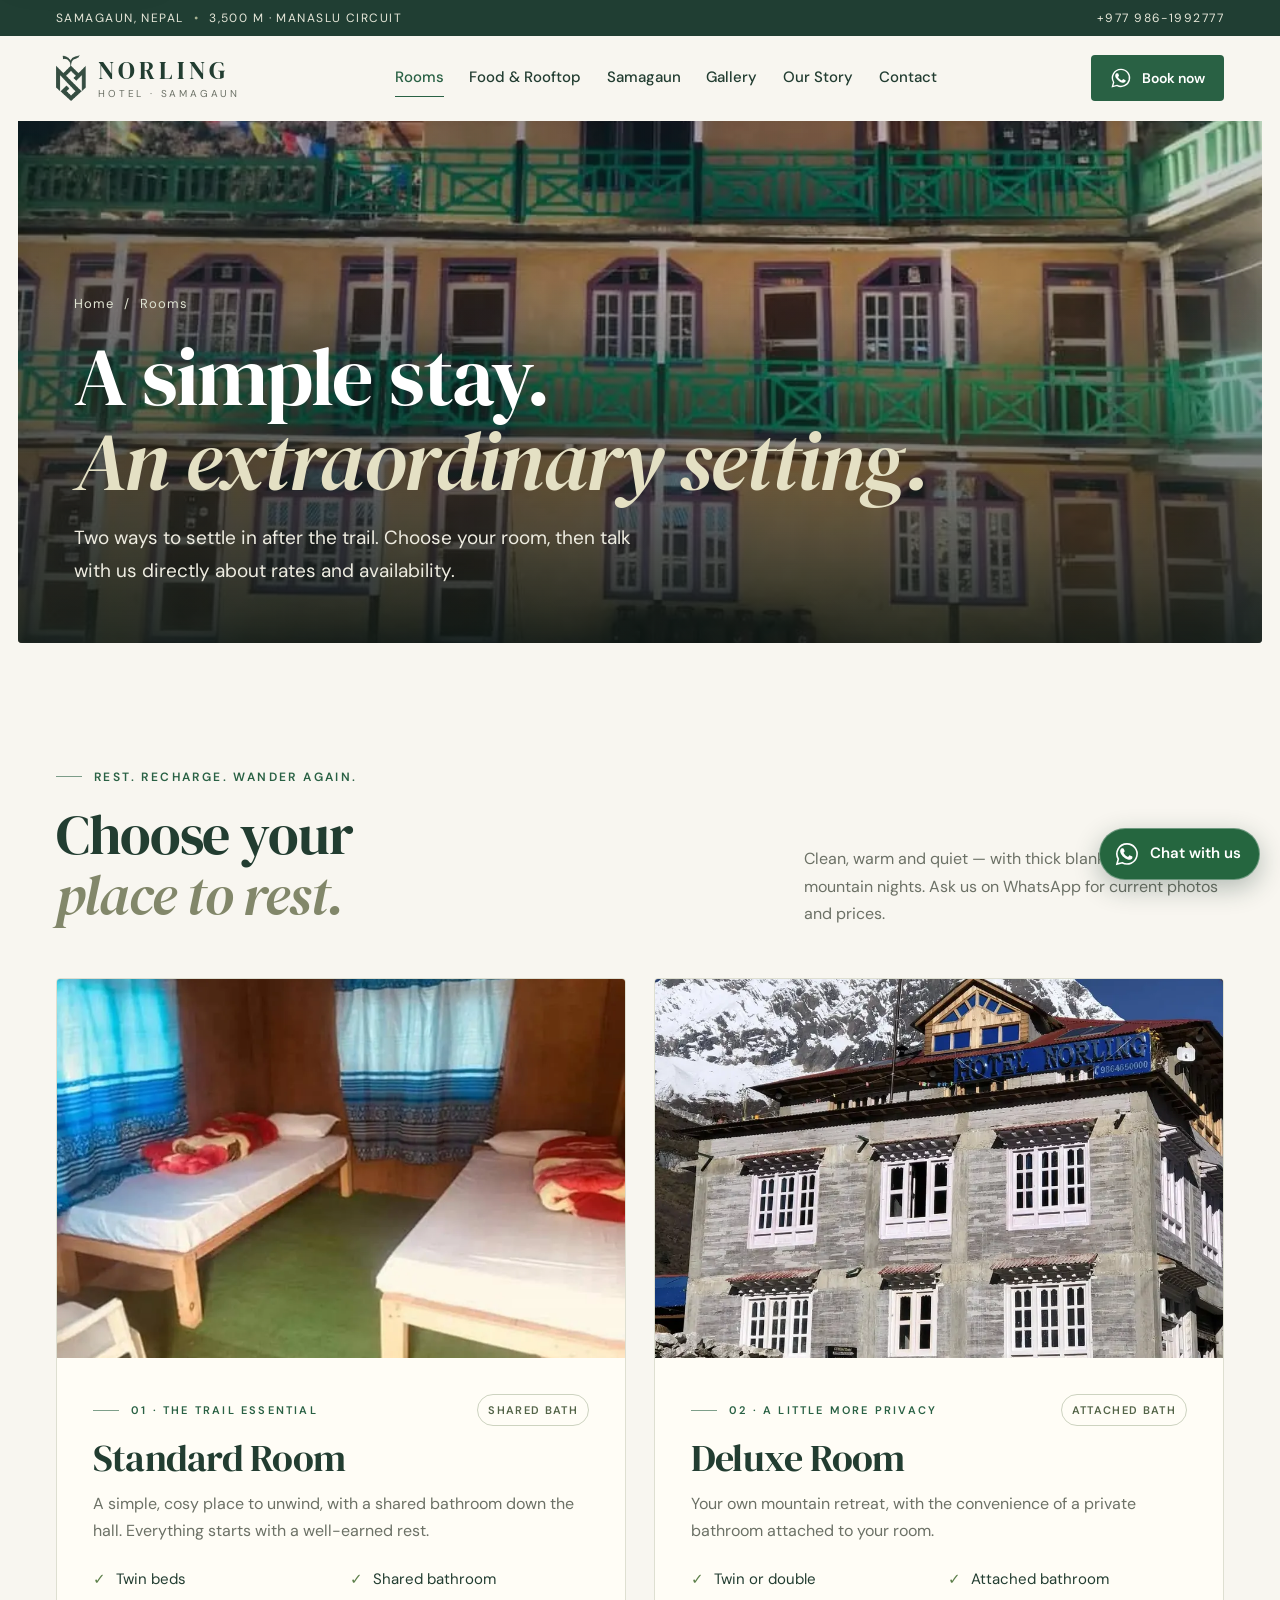
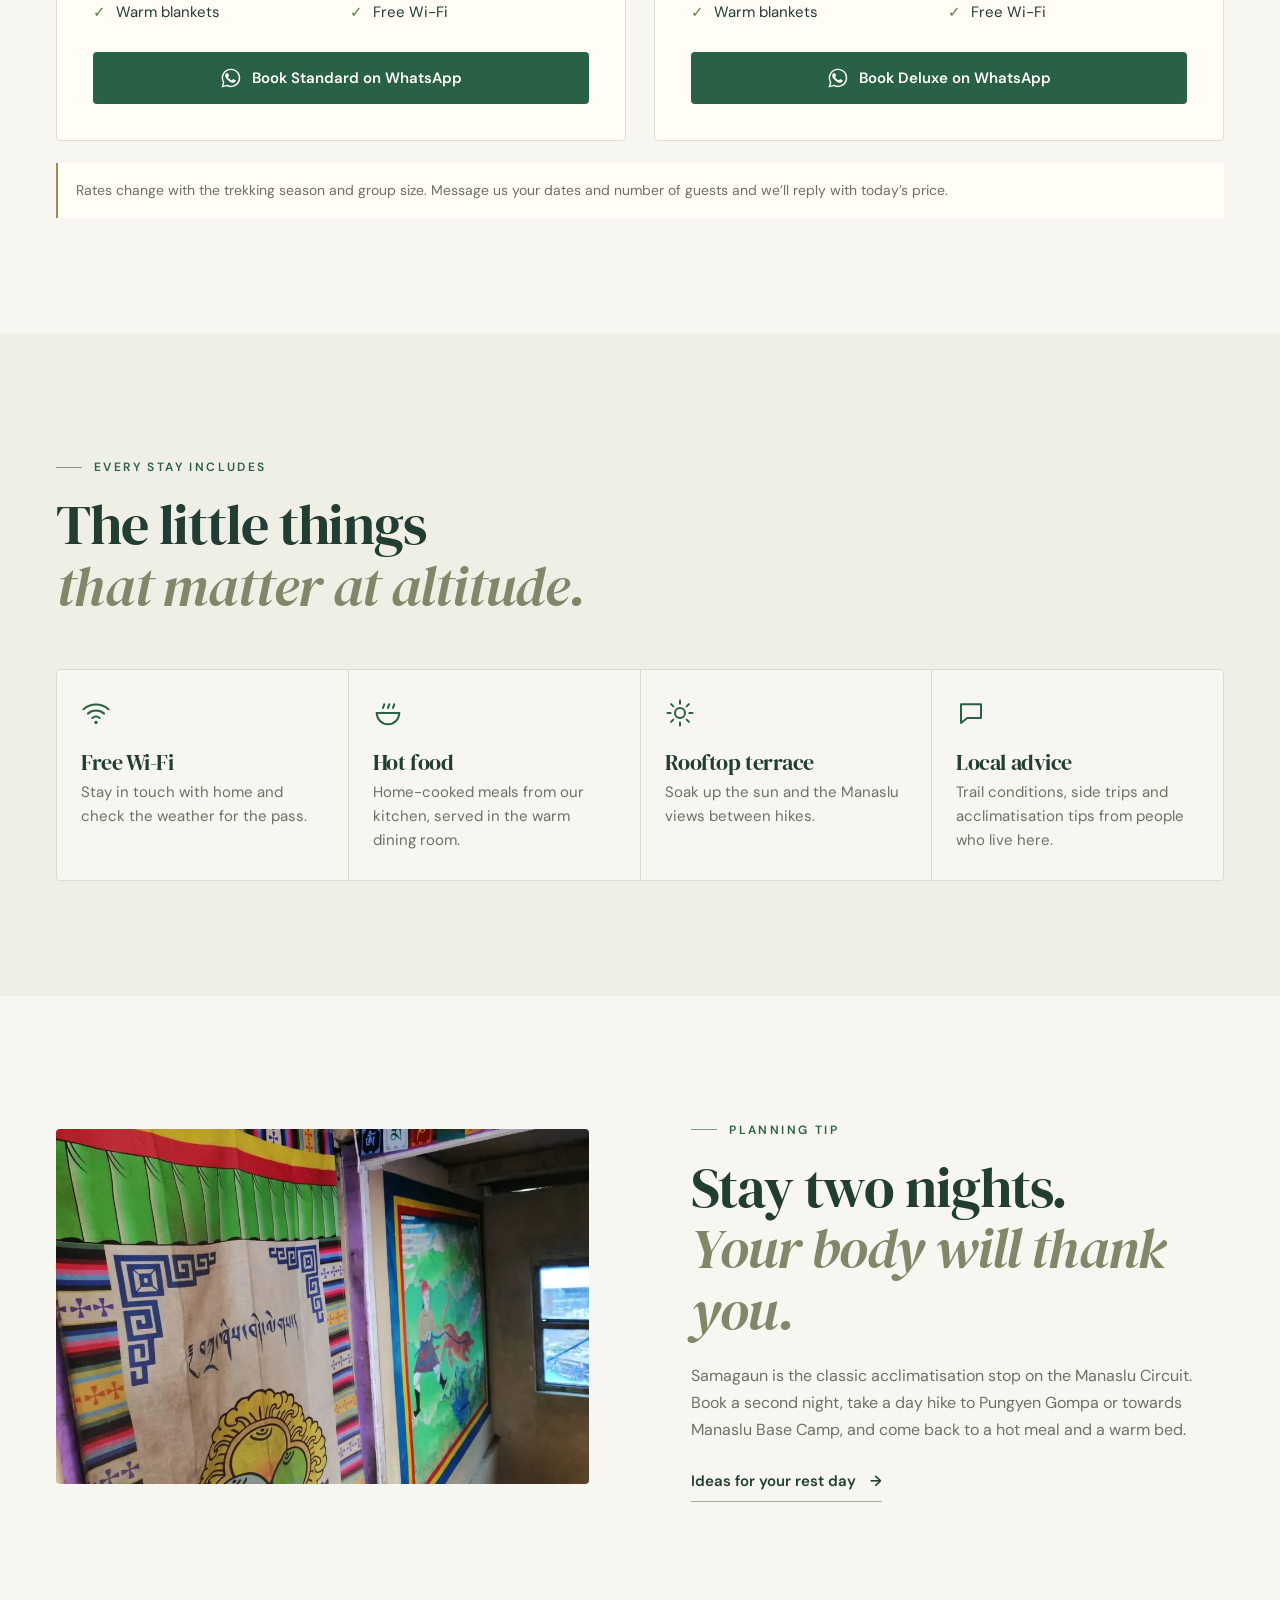
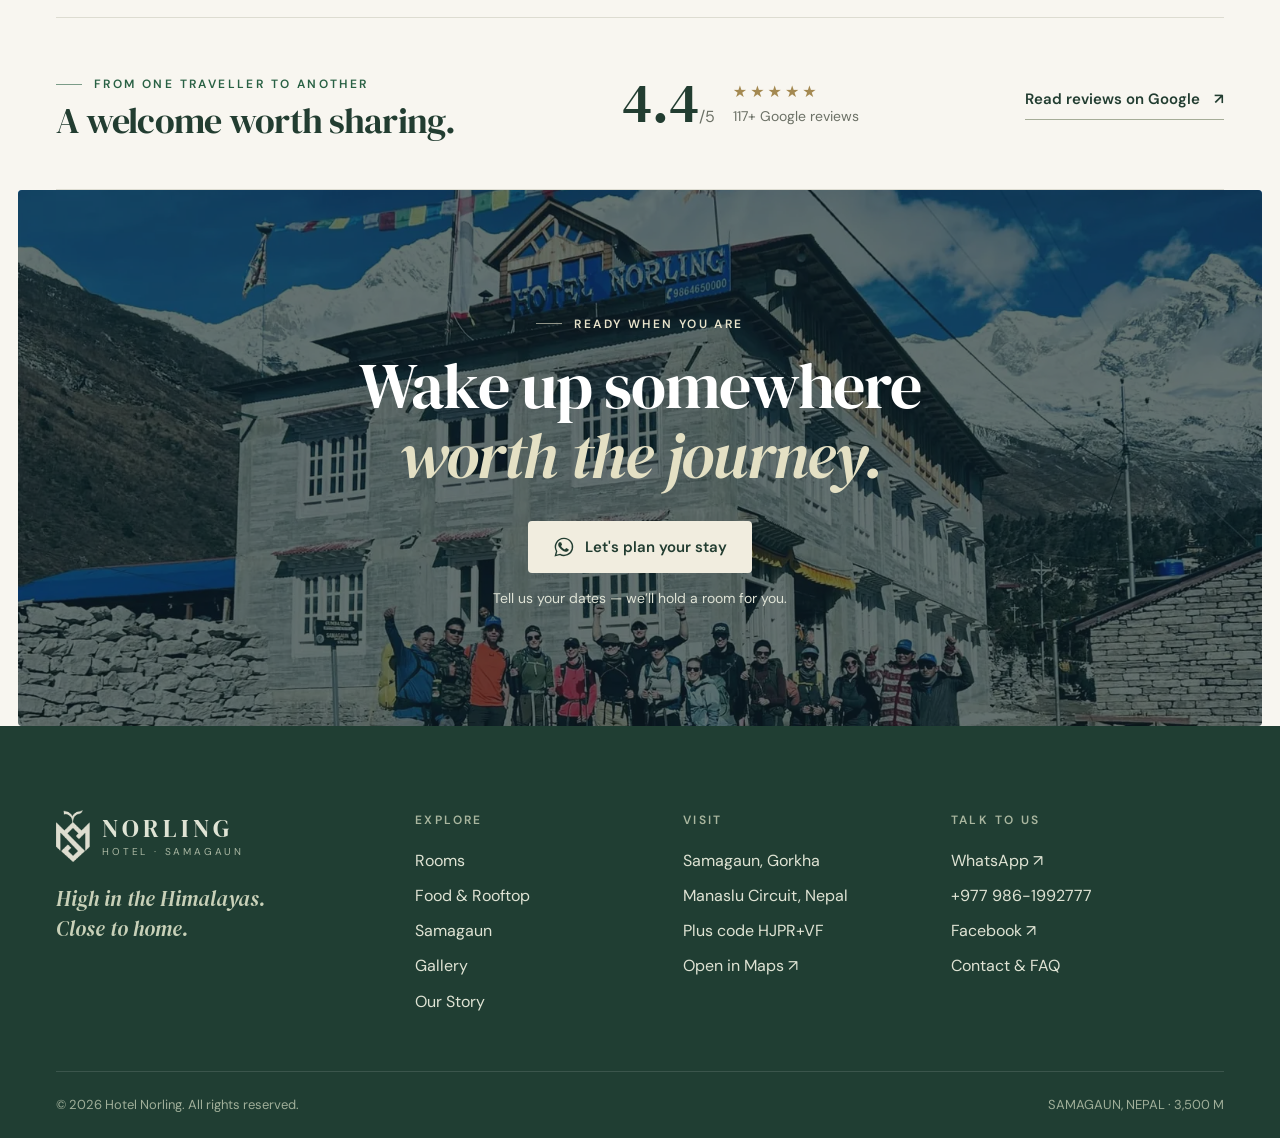
<file: rooms.html>
<!DOCTYPE html>
<html lang="en">
<head>
<meta charset="utf-8">
<meta name="viewport" content="width=device-width, initial-scale=1, viewport-fit=cover">
<title>Rooms — Hotel Norling, Samagaun</title>
<meta name="description" content="Standard rooms with shared bathroom and deluxe rooms with attached bathroom at Hotel Norling, Samagaun. Free Wi-Fi and hot food. Book directly on WhatsApp.">
<meta name="theme-color" content="#203e33">
<link rel="canonical" href="https://hotelnorling.com/rooms.html">
<meta property="og:type" content="website">
<meta property="og:site_name" content="Hotel Norling">
<meta property="og:title" content="Rooms — Hotel Norling, Samagaun">
<meta property="og:description" content="Standard rooms with shared bathroom and deluxe rooms with attached bathroom at Hotel Norling, Samagaun. Free Wi-Fi and hot food. Book directly on WhatsApp.">
<meta property="og:url" content="https://hotelnorling.com/rooms.html">
<meta property="og:image" content="https://hotelnorling.com/images/og-image.jpg">
<meta name="twitter:card" content="summary_large_image">
<link rel="icon" type="image/png" sizes="48x48" href="images/favicon.png">
<link rel="apple-touch-icon" href="images/apple-touch-icon.png">
<link rel="manifest" href="site.webmanifest">
<link rel="preconnect" href="https://fonts.googleapis.com">
<link rel="preconnect" href="https://fonts.gstatic.com" crossorigin>
<link href="https://fonts.googleapis.com/css2?family=DM+Sans:opsz,wght@9..40,400;9..40,500;9..40,600&amp;family=DM+Serif+Display:ital@0;1&amp;display=swap" rel="stylesheet">
<link rel="stylesheet" href="css/style.css">
<script>document.documentElement.classList.add('js')</script>
</head>
<body>
<svg class="svg-defs" aria-hidden="true" xmlns="http://www.w3.org/2000/svg">
<symbol id="i-wa" viewBox="0 0 32 32"><path d="M16 3.5A12.4 12.4 0 0 0 5.3 22.2L3.6 28.5l6.5-1.7A12.4 12.4 0 1 0 16 3.5Z" fill="none" stroke="currentColor" stroke-width="2"/><path fill="currentColor" d="M11.6 9.6c-.3-.6-.6-.6-.9-.6h-.8c-.3 0-.7.1-1 .5-.4.4-1.3 1.3-1.3 3.1s1.3 3.6 1.5 3.9c.2.2 2.6 4.1 6.4 5.6 3.1 1.2 3.8 1 4.5.9.7-.1 2.2-.9 2.5-1.8.3-.9.3-1.6.2-1.8-.1-.2-.3-.3-.7-.5l-2.4-1.2c-.3-.1-.6-.2-.8.2l-1.1 1.4c-.2.2-.4.3-.8.1-.4-.2-1.6-.6-3-1.9-1.1-1-1.9-2.2-2.1-2.6-.2-.4 0-.6.2-.8l.6-.7c.2-.2.3-.4.4-.6.1-.3.1-.5 0-.7l-1.4-3.3Z"/></symbol>
<symbol id="i-peak" viewBox="0 0 24 24"><path d="M2 20 9 7l4 7 2-3 7 9H2Z" fill="none" stroke="currentColor" stroke-width="1.6" stroke-linejoin="round"/></symbol>
<symbol id="i-wifi" viewBox="0 0 24 24"><path d="M2 9a15 15 0 0 1 20 0M5.5 12.5a10 10 0 0 1 13 0M9 16a5 5 0 0 1 6 0" fill="none" stroke="currentColor" stroke-width="1.6" stroke-linecap="round"/><circle cx="12" cy="19.5" r="1.3" fill="currentColor"/></symbol>
<symbol id="i-bowl" viewBox="0 0 24 24"><path d="M3 12h18a9 9 0 0 1-18 0ZM8 8c0-1.5 1-1.5 1-3M12 8c0-1.5 1-1.5 1-3M16 8c0-1.5 1-1.5 1-3" fill="none" stroke="currentColor" stroke-width="1.6" stroke-linecap="round"/></symbol>
<symbol id="i-sun" viewBox="0 0 24 24"><circle cx="12" cy="12" r="4" fill="none" stroke="currentColor" stroke-width="1.6"/><path d="M12 2v2.5M12 19.5V22M2 12h2.5M19.5 12H22M4.9 4.9l1.8 1.8M17.3 17.3l1.8 1.8M4.9 19.1l1.8-1.8M17.3 6.7l1.8-1.8" stroke="currentColor" stroke-width="1.6" stroke-linecap="round"/></symbol>
<symbol id="i-bed" viewBox="0 0 24 24"><path d="M3 6v13M3 15h18v4M21 15v-3a3 3 0 0 0-3-3h-8v6M6.5 11.5a1.8 1.8 0 1 0 0-.01" fill="none" stroke="currentColor" stroke-width="1.6" stroke-linecap="round" stroke-linejoin="round"/></symbol>
<symbol id="i-chat" viewBox="0 0 24 24"><path d="M4 5h16v11H9l-5 4V5Z" fill="none" stroke="currentColor" stroke-width="1.6" stroke-linejoin="round"/></symbol>
<symbol id="i-map" viewBox="0 0 24 24"><path d="M12 21s-7-6.2-7-11.5a7 7 0 0 1 14 0C19 14.8 12 21 12 21Z" fill="none" stroke="currentColor" stroke-width="1.6"/><circle cx="12" cy="9.5" r="2.5" fill="none" stroke="currentColor" stroke-width="1.6"/></symbol>
<symbol id="i-phone" viewBox="0 0 24 24"><path d="M5 3h4l2 5-2.5 1.5a11 11 0 0 0 6 6L16 13l5 2v4a2 2 0 0 1-2 2A16 16 0 0 1 3 5a2 2 0 0 1 2-2Z" fill="none" stroke="currentColor" stroke-width="1.6" stroke-linejoin="round"/></symbol>
<symbol id="i-fb" viewBox="0 0 24 24"><path d="M14 8h3V4h-3a4 4 0 0 0-4 4v2H7v4h3v7h4v-7h3l1-4h-4V8Z" fill="none" stroke="currentColor" stroke-width="1.6" stroke-linejoin="round"/></symbol>
<symbol id="i-flag" viewBox="0 0 24 24"><path d="M2 6c3 2 5 2 7 0s4-2 7 0 4 2 6 0M4 7v4M8 8v4M12 7v4M16 7v4M20 7v4" fill="none" stroke="currentColor" stroke-width="1.6" stroke-linecap="round"/></symbol>
</svg>
<a class="skip" href="#main">Skip to content</a>
<div class="topline"><div class="shell"><span>SAMAGAUN, NEPAL<i>•</i>3,500 M · MANASLU CIRCUIT</span><a class="hide-sm" href="tel:+9779861992777">+977 986-1992777</a></div></div>
<header class="site-header">
  <div class="shell header-inner">
    <a href="index.html" class="brand" aria-label="Hotel Norling — home"><img src="images/mark-dark.png" alt="" width="96" height="146"><span class="brand-text">NORLING<small>HOTEL · SAMAGAUN</small></span></a>
    <nav class="main-nav" aria-label="Main"><a href="rooms.html" aria-current="page">Rooms</a><a href="dining.html">Food &amp; Rooftop</a><a href="explore.html">Samagaun</a><a href="gallery.html">Gallery</a><a href="about.html">Our Story</a><a href="contact.html">Contact</a></nav>
    <div class="header-actions">
      <a class="btn btn-green" data-book="" href="https://wa.me/9779861992777" target="_blank" rel="noopener noreferrer"><svg class="icon"><use href="#i-wa"/></svg><span>Book now</span></a>
      <button class="menu-toggle" type="button" aria-label="Open menu" aria-expanded="false" aria-controls="mobile-nav"><span></span><span></span></button>
    </div>
  </div>
</header>
<nav id="mobile-nav" class="mobile-nav" aria-label="Mobile">
  <a class="m-link" href="index.html">Home<span>→</span></a><a class="m-link" href="rooms.html" aria-current="page">Rooms<span>→</span></a><a class="m-link" href="dining.html">Food &amp; Rooftop<span>→</span></a><a class="m-link" href="explore.html">Samagaun<span>→</span></a><a class="m-link" href="gallery.html">Gallery<span>→</span></a><a class="m-link" href="about.html">Our Story<span>→</span></a><a class="m-link" href="contact.html">Contact<span>→</span></a>
  <div class="m-foot"><a class="btn btn-green btn-block" data-book="" href="https://wa.me/9779861992777" target="_blank" rel="noopener noreferrer"><svg class="icon"><use href="#i-wa"/></svg><span>Book via WhatsApp</span></a><a class="btn btn-outline btn-block" href="tel:+9779861992777"><svg class="icon"><use href="#i-phone"/></svg>+977 986-1992777</a><p>We reply as soon as our mountain connection allows.</p></div>
</nav>
<main id="main">
<section class="page-hero">
  <img src="images/hotel-balconies-960.webp" srcset="images/hotel-balconies-480.webp 480w, images/hotel-balconies-960.webp 960w" sizes="100vw" width="960" height="720" alt="" style="object-position:center 60%" fetchpriority="high" decoding="async">
  <div class="shell">
    <nav class="crumbs" aria-label="Breadcrumb"><a href="index.html">Home</a><span aria-hidden="true">/</span><span aria-current="page">Rooms</span></nav>
    <h1>A simple stay.<br><em>An extraordinary setting.</em></h1>
    <p class="lead">Two ways to settle in after the trail. Choose your room, then talk with us directly about rates and availability.</p>
  </div>
</section>
<section class="section shell" aria-labelledby="rooms-title">
  <div class="section-head reveal"><div><p class="eyebrow">Rest. Recharge. Wander again.</p><h2 id="rooms-title">Choose your<br><em>place to rest.</em></h2></div><p>Clean, warm and quiet — with thick blankets for cold mountain nights. Ask us on WhatsApp for current photos and prices.</p></div>
  <div class="room-grid">
    <article class="room-card reveal">
      <div class="room-img"><img src="images/room-twin-960.webp" srcset="images/room-twin-480.webp 480w, images/room-twin-960.webp 960w" sizes="(max-width: 720px) 92vw, 600px" width="960" height="726" alt="Standard twin room with two single beds and blue curtains" loading="lazy" decoding="async"></div>
      <div class="room-body">
        <div class="room-top"><span class="eyebrow">01 · The trail essential</span><span class="badge">Shared bath</span></div>
        <h3>Standard Room</h3>
        <p>A simple, cosy place to unwind, with a shared bathroom down the hall. Everything starts with a well-earned rest.</p>
        <ul class="checks"><li>Twin beds</li><li>Shared bathroom</li><li>Warm blankets</li><li>Free Wi-Fi</li></ul>
        <a class="btn btn-green btn-block" data-book="Standard (shared bathroom)" href="https://wa.me/9779861992777" target="_blank" rel="noopener noreferrer"><svg class="icon"><use href="#i-wa"/></svg><span>Book Standard on WhatsApp</span></a>
      </div>
    </article>
    <article class="room-card reveal">
      <div class="room-img"><img src="images/hotel-front-tall-960.webp" srcset="images/hotel-front-tall-480.webp 480w, images/hotel-front-tall-960.webp 960w, images/hotel-front-tall-1536.webp 1536w" sizes="(max-width: 720px) 92vw, 600px" width="960" height="1280" alt="Hotel Norling’s stone building with large windows, beneath a snowy summit" style="object-position:center 62%" loading="lazy" decoding="async"></div>
      <div class="room-body">
        <div class="room-top"><span class="eyebrow">02 · A little more privacy</span><span class="badge">Attached bath</span></div>
        <h3>Deluxe Room</h3>
        <p>Your own mountain retreat, with the convenience of a private bathroom attached to your room.</p>
        <ul class="checks"><li>Twin or double</li><li>Attached bathroom</li><li>Warm blankets</li><li>Free Wi-Fi</li></ul>
        <a class="btn btn-green btn-block" data-book="Deluxe (attached bathroom)" href="https://wa.me/9779861992777" target="_blank" rel="noopener noreferrer"><svg class="icon"><use href="#i-wa"/></svg><span>Book Deluxe on WhatsApp</span></a>
      </div>
    </article>
  </div>
  <p class="note reveal">Rates change with the trekking season and group size. Message us your dates and number of guests and we’ll reply with today’s price.</p>
</section>

<section class="section bg-soft" aria-labelledby="included-title">
  <div class="shell">
    <div class="section-head reveal"><div><p class="eyebrow">Every stay includes</p><h2 id="included-title">The little things<br><em>that matter at altitude.</em></h2></div></div>
    <div class="amenities reveal">
      <div class="amenity"><svg><use href="#i-wifi"/></svg><h3>Free Wi-Fi</h3><p>Stay in touch with home and check the weather for the pass.</p></div>
      <div class="amenity"><svg><use href="#i-bowl"/></svg><h3>Hot food</h3><p>Home-cooked meals from our kitchen, served in the warm dining room.</p></div>
      <div class="amenity"><svg><use href="#i-sun"/></svg><h3>Rooftop terrace</h3><p>Soak up the sun and the Manaslu views between hikes.</p></div>
      <div class="amenity"><svg><use href="#i-chat"/></svg><h3>Local advice</h3><p>Trail conditions, side trips and acclimatisation tips from people who live here.</p></div>
    </div>
  </div>
</section>

<section class="section shell split reverse" aria-labelledby="acclim-title">
  <div class="reveal">
    <p class="eyebrow">Planning tip</p>
    <h2 id="acclim-title">Stay two nights.<br><em>Your body will thank you.</em></h2>
    <p class="muted" style="margin-top:20px">Samagaun is the classic acclimatisation stop on the Manaslu Circuit. Book a second night, take a day hike to Pungyen Gompa or towards Manaslu Base Camp, and come back to a hot meal and a warm bed.</p>
    <a class="link-arrow" style="margin-top:26px" href="explore.html">Ideas for your rest day <span>→</span></a>
  </div>
  <div class="reveal"><img src="images/painted-interior-960.webp" srcset="images/painted-interior-480.webp 480w, images/painted-interior-960.webp 960w, images/painted-interior-1600.webp 1600w" sizes="(max-width: 980px) 92vw, 560px" width="960" height="720" alt="Hand-painted Tibetan-style decorations inside the hotel" class="photo-wide" loading="lazy" decoding="async"></div>
</section>
<section class="shell reviews reveal" aria-label="Guest reviews">
  <div><p class="eyebrow">From one traveller to another</p><h2>A welcome worth sharing.</h2></div>
  <div class="score"><strong>4.4<small>/5</small></strong><div><span class="stars" role="img" aria-label="Rated 4.4 out of 5">★★★★★</span><p>117+ Google reviews</p></div></div>
  <a class="link-arrow" href="https://www.google.com/maps/search/?api=1&query=Hotel+Norling+Samagaun" target="_blank" rel="noopener noreferrer">Read reviews on Google <span>↗</span></a>
</section>
<section class="cta-photo section">
  <img src="images/hotel-front-peaks-960.webp" srcset="images/hotel-front-peaks-480.webp 480w, images/hotel-front-peaks-960.webp 960w, images/hotel-front-peaks-1600.webp 1600w" sizes="100vw" width="960" height="540" alt="" loading="lazy" decoding="async">
  <div class="shell reveal">
    <p class="eyebrow light">Ready when you are</p>
    <h2>Wake up somewhere<br><em>worth the journey.</em></h2>
    <a class="btn btn-cream" data-book="" href="https://wa.me/9779861992777" target="_blank" rel="noopener noreferrer"><svg class="icon"><use href="#i-wa"/></svg><span>Let's plan your stay</span></a>
    <p class="small">Tell us your dates — we’ll hold a room for you.</p>
  </div>
</section>
</main>
<footer class="site-footer">
  <div class="shell footer-grid">
    <div>
      <a href="index.html" class="brand" aria-label="Hotel Norling — home"><img src="images/mark-light.png" alt="" width="96" height="146"><span class="brand-text">NORLING<small>HOTEL · SAMAGAUN</small></span></a>
      <p class="footer-tag">High in the Himalayas.<br>Close to home.</p>
    </div>
    <div><h4>Explore</h4><ul><li><a href="rooms.html">Rooms</a></li><li><a href="dining.html">Food &amp; Rooftop</a></li><li><a href="explore.html">Samagaun</a></li><li><a href="gallery.html">Gallery</a></li><li><a href="about.html">Our Story</a></li></ul></div>
    <div><h4>Visit</h4><ul><li>Samagaun, Gorkha</li><li>Manaslu Circuit, Nepal</li><li>Plus code HJPR+VF</li><li><a href="https://www.google.com/maps/search/?api=1&query=Hotel+Norling+Samagaun" target="_blank" rel="noopener noreferrer">Open in Maps ↗</a></li></ul></div>
    <div><h4>Talk to us</h4><ul><li><a data-book="" href="https://wa.me/9779861992777" target="_blank" rel="noopener noreferrer">WhatsApp ↗</a></li><li><a href="tel:+9779861992777">+977 986-1992777</a></li><li><a href="https://www.facebook.com/hotelnorlingsama" target="_blank" rel="noopener noreferrer">Facebook ↗</a></li><li><a href="contact.html">Contact &amp; FAQ</a></li></ul></div>
  </div>
  <div class="shell footer-bottom"><span>© <span id="year">2026</span> Hotel Norling. All rights reserved.</span><span>SAMAGAUN, NEPAL · 3,500 M</span></div>
</footer>
<a class="wa-float" data-book="" href="https://wa.me/9779861992777" target="_blank" rel="noopener noreferrer" aria-label="Chat with Hotel Norling on WhatsApp"><svg><use href="#i-wa"/></svg><span>Chat with us</span></a>
<script src="js/main.js" defer></script>
</body>
</html>
</file>
<file: css/style.css>
/* Hotel Norling — shared styles */
:root{
  --cream:#f8f6f0;--cream-2:#efefe5;--paper:#fffdf6;--ink:#223d31;--ink-2:#455449;--muted:#6c7166;--line:#dddcd1;
  --green:#296144;--green-d:#1f4d35;--forest:#203e33;--sage:#82876a;--gold:#a48951;--sand:#e4e0c4;
  --serif:'DM Serif Display',Georgia,'Times New Roman',serif;--sans:'DM Sans',system-ui,-apple-system,'Segoe UI',Roboto,Arial,sans-serif;
  --gutter:clamp(20px,5vw,56px);--maxw:1240px;--header-h:84px;--radius:4px;
  --shadow:0 10px 34px rgba(28,51,38,.10);--ease:cubic-bezier(.2,.7,.2,1)
}
*,*::before,*::after{box-sizing:border-box}
html{-webkit-text-size-adjust:100%;text-size-adjust:100%;scroll-behavior:smooth;scroll-padding-top:calc(var(--header-h) + 16px)}
body{margin:0;font-family:var(--sans);font-size:16px;line-height:1.7;background:var(--cream);color:var(--ink);-webkit-font-smoothing:antialiased;overflow-x:hidden}
body.nav-open{overflow:hidden}
img{display:block;max-width:100%;height:auto}
a{color:inherit;text-decoration:none}
button,input,select,textarea{font:inherit;color:inherit}
button{cursor:pointer;background:none;border:0;padding:0}
a,button{touch-action:manipulation;-webkit-tap-highlight-color:transparent}
h1,h2,h3,h4,p,figure,blockquote,ul,ol,dl,dd{margin:0}
ul,ol{padding:0;list-style:none}
h1,h2,h3{font-family:var(--serif);font-weight:400;line-height:1.1;letter-spacing:-.02em}
h1 em,h2 em,h3 em{font-weight:400}
h2{font-size:clamp(34px,4.4vw,56px)}
h2 em{color:var(--sage)}
h3{font-size:clamp(24px,2.4vw,30px)}
p{text-wrap:pretty}
:focus-visible{outline:2px solid var(--gold);outline-offset:4px}
::selection{background:#c7d1b5;color:#183c33}
.sr-only{position:absolute!important;width:1px;height:1px;padding:0;margin:-1px;overflow:hidden;clip:rect(0,0,0,0);white-space:nowrap;border:0}
.skip{position:fixed;left:12px;top:-80px;z-index:200;background:#fff;padding:12px 18px;border-radius:var(--radius);box-shadow:var(--shadow)}
.skip:focus{top:12px}
.svg-defs{position:absolute;width:0;height:0;overflow:hidden}
.icon{width:20px;height:20px;flex-shrink:0}

/* layout */
.shell{width:min(var(--maxw),100% - 2*var(--gutter));margin-inline:auto}
.section{padding-block:clamp(64px,9vw,120px)}
.section-tight{padding-block:clamp(48px,6vw,80px)}
.bg-soft{background:var(--cream-2)}
.bg-dark{background:var(--forest);color:#f3f1e5}
.bg-dark h2 em{color:#c1c7a8}
.eyebrow{display:inline-flex;align-items:center;gap:12px;font-size:12px;font-weight:600;letter-spacing:.2em;text-transform:uppercase;color:var(--green);margin-bottom:18px;line-height:1.5}
.eyebrow::before{content:'';width:26px;height:1px;background:currentColor;opacity:.6}
.eyebrow.light{color:#e7e3cb}
.lead{font-size:clamp(17px,1.6vw,19px);color:var(--ink-2);line-height:1.75}
.muted{color:var(--muted)}
.bg-dark .muted,.bg-dark .lead{color:#c3cdbf}
.stack>*+*{margin-top:18px}
.section-head{display:flex;justify-content:space-between;align-items:end;gap:32px;margin-bottom:clamp(32px,4vw,52px)}
.section-head>p{max-width:420px;color:var(--muted)}
.center{text-align:center}
.center .eyebrow{justify-content:center}

/* buttons & links */
.btn{display:inline-flex;align-items:center;justify-content:center;gap:10px;min-height:52px;padding:14px 24px;border:1px solid transparent;border-radius:var(--radius);font-size:15px;font-weight:600;line-height:1.2;transition:background .2s,transform .2s var(--ease),border-color .2s,color .2s;white-space:nowrap}
.btn .icon{width:22px;height:22px}
.btn-green{background:var(--green);color:#fff}
.btn-green:hover{background:var(--green-d);transform:translateY(-2px)}
.btn-cream{background:#f1eddf;color:var(--ink)}
.btn-cream:hover{background:#fff;transform:translateY(-2px)}
.btn-ghost{border-color:currentColor;color:inherit}
.btn-ghost:hover{background:rgba(255,255,255,.12)}
.btn-outline{border-color:var(--ink);color:var(--ink)}
.btn-outline:hover{background:var(--ink);color:#fff}
.btn-block{width:100%}
.btn-row{display:flex;flex-wrap:wrap;gap:14px;align-items:center}
.link-arrow{display:inline-flex;align-items:center;gap:14px;font-weight:600;font-size:15px;padding-bottom:6px;border-bottom:1px solid #a6ad98;transition:gap .2s,border-color .2s}
.link-arrow:hover{gap:20px;border-color:var(--ink)}
.bg-dark .link-arrow{border-color:#ffffff66}

/* top line + header */
.topline{background:var(--forest);color:#e6e7d9;font-size:12px;letter-spacing:.12em}
.topline .shell{display:flex;align-items:center;justify-content:space-between;gap:16px;min-height:36px}
.topline i{font-style:normal;margin:0 10px;color:#a9b394}
.topline a:hover{color:#fff}
.site-header{position:sticky;top:0;z-index:50;background:rgba(248,246,240,.92);-webkit-backdrop-filter:saturate(1.4) blur(12px);backdrop-filter:saturate(1.4) blur(12px);border-bottom:1px solid transparent;transition:border-color .25s,box-shadow .25s}
.site-header.scrolled{border-color:var(--line);box-shadow:0 4px 20px rgba(28,51,38,.06)}
.header-inner{display:flex;align-items:center;justify-content:space-between;gap:24px;height:var(--header-h);transition:height .25s}
.scrolled .header-inner{height:70px}
.brand{display:flex;align-items:center;gap:12px;flex-shrink:0}
.brand img{width:auto;height:46px}
.brand-text{font-family:var(--serif);font-size:25px;letter-spacing:.16em;line-height:1}
.brand-text small{display:block;font-family:var(--sans);font-size:10px;letter-spacing:.28em;margin-top:6px;color:var(--muted)}
.main-nav{display:flex;align-items:center;gap:clamp(16px,2vw,30px)}
.main-nav a{position:relative;font-size:15px;font-weight:500;padding:10px 0}
.main-nav a::after{content:'';position:absolute;left:0;bottom:4px;width:100%;height:1px;background:var(--green);transform:scaleX(0);transform-origin:left;transition:transform .25s var(--ease)}
.main-nav a:hover::after,.main-nav a[aria-current=page]::after{transform:scaleX(1)}
.main-nav a[aria-current=page]{color:var(--green)}
.header-actions{display:flex;align-items:center;gap:12px}
.header-actions .btn{min-height:46px;padding:10px 18px;font-size:14px}
.menu-toggle{display:none;width:46px;height:46px;border-radius:var(--radius);align-items:center;justify-content:center;flex-direction:column;gap:6px}
.menu-toggle span{display:block;width:24px;height:1.5px;background:var(--ink);transition:transform .3s var(--ease),opacity .2s}
.nav-open .menu-toggle span:nth-child(1){transform:translateY(3.75px) rotate(45deg)}
.nav-open .menu-toggle span:nth-child(2){transform:translateY(-3.75px) rotate(-45deg)}
.mobile-nav{position:fixed;inset:0;top:var(--mnav-top,70px);z-index:45;background:var(--cream);padding:12px var(--gutter) calc(32px + env(safe-area-inset-bottom));overflow-y:auto;display:flex;flex-direction:column;opacity:0;visibility:hidden;transform:translateY(-8px);transition:opacity .25s,transform .3s var(--ease),visibility 0s .3s}
.nav-open .mobile-nav{opacity:1;visibility:visible;transform:none;transition:opacity .25s,transform .3s var(--ease)}
.mobile-nav a.m-link{display:flex;justify-content:space-between;align-items:center;font-family:var(--serif);font-size:30px;padding:14px 0;border-bottom:1px solid var(--line)}
.mobile-nav a.m-link span{font-family:var(--sans);font-size:18px;color:var(--sage)}
.mobile-nav a[aria-current=page]{color:var(--green)}
.mobile-nav .m-foot{margin-top:auto;padding-top:28px;display:grid;gap:12px}
.mobile-nav .m-foot p{font-size:14px;color:var(--muted);text-align:center}

/* home hero */
.hero{position:relative;margin:0 clamp(0px,1.4vw,18px);min-height:620px;height:calc(100svh - 120px);max-height:920px;color:#fff;overflow:hidden;background:#3c5a4a;border-radius:0 0 var(--radius) var(--radius)}
.hero>img{position:absolute;inset:0;width:100%;height:100%;object-fit:cover;object-position:center 40%;animation:heroZoom 14s ease-out both}
@keyframes heroZoom{from{transform:scale(1.08)}to{transform:scale(1)}}
.hero::after{content:'';position:absolute;inset:0;background:linear-gradient(90deg,rgba(13,28,22,.66),rgba(13,28,22,.12) 72%),linear-gradient(0deg,rgba(10,22,18,.78),transparent 62%)}
.hero-content{position:absolute;z-index:2;left:0;right:0;bottom:clamp(100px,14vh,140px)}
.hero h1{font-size:clamp(50px,7.4vw,104px);line-height:1;max-width:820px;text-shadow:0 2px 24px rgba(0,0,0,.18)}
.hero h1 em{color:var(--sand)}
.hero-content p.lead{color:#f1efe4;max-width:520px;margin-top:22px}
.hero .btn-row{margin-top:30px;gap:14px 28px}
.hero-facts{position:absolute;z-index:2;left:0;right:0;bottom:0}
.hero-facts .shell{display:flex;gap:10px 28px;flex-wrap:wrap;border-top:1px solid #ffffff40;padding:20px 0 26px;font-size:14px}
.hero-facts span{display:inline-flex;align-items:center;gap:8px}
.hero-facts svg{width:18px;height:18px;opacity:.9}
.stamp{position:absolute;z-index:2;right:clamp(24px,5vw,64px);bottom:150px;width:140px;height:140px;border:1px solid #fff8;border-radius:50%;display:flex;flex-direction:column;align-items:center;justify-content:center;transform:rotate(-9deg);font-size:9px;letter-spacing:.14em;text-align:center;background:rgba(25,53,42,.12)}
.stamp strong{font-family:var(--serif);font-size:42px;font-weight:400;letter-spacing:0;line-height:1.3}

/* inner page hero */
.page-hero{position:relative;min-height:clamp(380px,58vh,560px);display:flex;align-items:flex-end;color:#fff;overflow:hidden;background:var(--forest);margin:0 clamp(0px,1.4vw,18px);border-radius:0 0 var(--radius) var(--radius)}
.page-hero>img{position:absolute;inset:0;width:100%;height:100%;object-fit:cover}
.page-hero::after{content:'';position:absolute;inset:0;background:linear-gradient(0deg,rgba(10,22,18,.82),rgba(10,22,18,.18) 70%),linear-gradient(90deg,rgba(10,22,18,.35),transparent 70%)}
.page-hero .shell{position:relative;z-index:2;padding-block:56px}
.page-hero h1{font-size:clamp(44px,6.4vw,84px);line-height:1.02;max-width:860px}
.page-hero h1 em{color:var(--sand)}
.page-hero p.lead{color:#eeece1;max-width:560px;margin-top:18px}
.crumbs{display:flex;gap:10px;font-size:13px;letter-spacing:.08em;margin-bottom:20px;color:#dfe3d2}
.crumbs a:hover{color:#fff;text-decoration:underline}

/* booking bar */
.booking{position:relative;z-index:3;margin-top:-56px;background:var(--paper);box-shadow:var(--shadow);border-radius:var(--radius);padding:28px clamp(20px,3vw,36px);display:grid;grid-template-columns:auto 1fr;gap:20px 40px;align-items:center}
.booking h2{font-size:clamp(26px,2.4vw,32px)}
.booking .eyebrow{margin-bottom:6px;font-size:11px}
.book-form{display:grid;grid-template-columns:repeat(4,minmax(0,1fr)) auto;gap:14px;align-items:end}
.field{display:flex;flex-direction:column;gap:6px;min-width:0}
.field label{font-size:11px;font-weight:600;letter-spacing:.16em;text-transform:uppercase;color:var(--muted)}
.field input,.field select,.field textarea{width:100%;min-height:50px;padding:12px 14px;border:1px solid var(--line);border-radius:var(--radius);background:#fff;font-size:16px;color:var(--ink);color-scheme:light;-webkit-appearance:none;appearance:none}
.field select{background-image:url("data:image/svg+xml,%3Csvg xmlns='http://www.w3.org/2000/svg' width='12' height='8' viewBox='0 0 12 8'%3E%3Cpath d='M1 1l5 5 5-5' fill='none' stroke='%23223d31' stroke-width='1.6'/%3E%3C/svg%3E");background-repeat:no-repeat;background-position:right 14px center;padding-right:36px}
.field input:focus,.field select:focus,.field textarea:focus{outline:none;border-color:var(--green);box-shadow:0 0 0 3px rgba(41,97,68,.15)}
.field textarea{min-height:110px;resize:vertical}
.form-error{grid-column:1/-1;font-size:14px;color:#963f32;min-height:0}
.form-error:empty{display:none}
.book-form .btn{min-height:50px}
.book-form.stacked{grid-template-columns:1fr 1fr}
.book-form.stacked .full{grid-column:1/-1}

/* split sections */
.split{display:grid;grid-template-columns:1fr 1fr;gap:clamp(40px,8vw,120px);align-items:center}
.split.reverse>:first-child{order:2}
.photo-stack{position:relative;padding:0 64px 48px 0}
.photo-stack .main{width:100%;aspect-ratio:4/5;object-fit:cover;border-radius:var(--radius)}
.photo-stack .detail{position:absolute;right:0;bottom:0;width:46%;aspect-ratio:1;object-fit:cover;border:8px solid var(--cream);border-radius:var(--radius);box-shadow:var(--shadow)}
.bg-soft .photo-stack .detail{border-color:var(--cream-2)}
.vcaption{position:absolute;top:0;right:24px;writing-mode:vertical-rl;font-size:11px;letter-spacing:.2em;color:var(--muted)}
.sign{margin:28px 0;padding-left:18px;border-left:1px solid #a1aa90}
.sign span{display:block;font-size:14px;color:var(--muted)}
.sign strong{font-family:var(--serif);font-weight:400;font-style:italic;font-size:26px}
.photo-tall{width:100%;aspect-ratio:4/5;object-fit:cover;border-radius:var(--radius)}
.photo-wide{width:100%;aspect-ratio:3/2;object-fit:cover;border-radius:var(--radius)}

/* cards linking to pages */
.cards{display:grid;grid-template-columns:repeat(3,1fr);gap:22px}
.card{position:relative;display:block;overflow:hidden;border-radius:var(--radius);background:var(--ink);color:#fff;aspect-ratio:4/5}
.card img{position:absolute;inset:0;width:100%;height:100%;object-fit:cover;transition:transform .8s var(--ease)}
.card::after{content:'';position:absolute;inset:0;background:linear-gradient(0deg,rgba(14,35,27,.88),transparent 60%)}
.card:hover img{transform:scale(1.05)}
.card-body{position:absolute;z-index:1;left:24px;right:24px;bottom:24px}
.card-body small{display:block;font-size:11px;letter-spacing:.2em;text-transform:uppercase;color:#e0e7cc;margin-bottom:8px}
.card-body h3{font-size:28px}
.card-body span{display:inline-flex;gap:10px;margin-top:12px;font-size:14px;font-weight:600;border-bottom:1px solid #ffffff70;padding-bottom:4px}
.cards .card:nth-child(2){transform:translateY(40px)}

/* rooms */
.room-grid{display:grid;grid-template-columns:repeat(2,1fr);gap:28px}
.room-card{background:var(--paper);border:1px solid #dedfd1;border-radius:var(--radius);overflow:hidden;display:flex;flex-direction:column}
.room-card .room-img{aspect-ratio:3/2;overflow:hidden}
.room-card .room-img img{width:100%;height:100%;object-fit:cover;transition:transform .8s var(--ease)}
.room-card:hover .room-img img{transform:scale(1.04)}
.room-body{padding:clamp(24px,3vw,36px);display:flex;flex-direction:column;flex:1}
.room-top{display:flex;justify-content:space-between;gap:12px;align-items:center;margin-bottom:12px}
.room-top .eyebrow{margin:0;font-size:11px}
.badge{display:inline-block;font-size:11px;font-weight:600;letter-spacing:.12em;text-transform:uppercase;border:1px solid #cdd3c0;padding:6px 10px;border-radius:40px;color:#536448;white-space:nowrap}
.room-card h3{font-size:clamp(30px,3vw,38px)}
.room-card p{color:var(--muted);margin-top:10px}
.checks{display:grid;grid-template-columns:1fr 1fr;gap:8px 18px;margin:22px 0 26px;font-size:15px}
.checks li{display:flex;gap:10px;align-items:baseline}
.checks li::before{content:'✓';color:#5c7f4a;font-weight:700}
.room-card .btn{margin-top:auto}
.amenities{display:grid;grid-template-columns:repeat(4,1fr);gap:1px;background:var(--line);border:1px solid var(--line);border-radius:var(--radius);overflow:hidden}
.amenity{background:var(--cream);padding:28px 24px}
.amenity svg{width:30px;height:30px;color:var(--green);margin-bottom:14px}
.amenity h3{font-size:22px}
.amenity p{font-size:15px;color:var(--muted);margin-top:6px;line-height:1.6}

/* reasons / numbered list */
.reasons{display:grid;grid-template-columns:repeat(3,1fr);gap:40px;border-top:1px solid #ffffff26;padding-top:34px;margin-top:52px}
.reasons .num{font-size:13px;letter-spacing:.2em;color:#b6c3a0}
.reasons h3{font-size:25px;margin-top:12px}
.reasons p{font-size:15px;color:#bfccbf;margin-top:10px}
.bg-dark{position:relative;overflow:hidden}
.bg-dark.watermark::after{content:'N';position:absolute;right:-50px;top:-120px;font-family:var(--serif);font-size:min(560px,90vw);line-height:1;color:#fff;opacity:.025;pointer-events:none}
.bg-dark>.shell{position:relative;z-index:1}
.dark-head{display:grid;grid-template-columns:1.2fr 1fr;gap:clamp(28px,6vw,100px);align-items:end}

/* mosaic + gallery */
.mosaic{display:grid;grid-template-columns:repeat(4,1fr);grid-auto-rows:clamp(150px,17vw,230px);gap:14px}
.mosaic .tile{position:relative;overflow:hidden;border-radius:var(--radius);background:#d9dccd;padding:0;text-align:left;color:#fff}
.mosaic .tile img{width:100%;height:100%;object-fit:cover;transition:transform .8s var(--ease)}
.mosaic .tile:hover img{transform:scale(1.05)}
.mosaic .tile::after{content:'';position:absolute;inset:0;background:linear-gradient(0deg,rgba(14,35,27,.7),transparent 45%);opacity:.85;transition:opacity .3s}
.mosaic .tile span{position:absolute;z-index:1;left:16px;right:16px;bottom:14px;font-family:var(--serif);font-size:19px;line-height:1.2}
.t-wide{grid-column:span 2}.t-tall{grid-row:span 2}.t-big{grid-column:span 2;grid-row:span 2}
.filters{display:flex;flex-wrap:wrap;gap:10px;margin-bottom:28px}
.filters button{min-height:44px;padding:8px 18px;border:1px solid var(--line);border-radius:40px;font-size:15px;font-weight:500;background:var(--paper);transition:background .2s,color .2s,border-color .2s}
.filters button:hover{border-color:var(--ink)}
.filters button[aria-pressed=true]{background:var(--ink);border-color:var(--ink);color:#fff}
.gallery-grid{columns:3 300px;column-gap:14px}
.gallery-grid .tile{display:block;width:100%;margin-bottom:14px;break-inside:avoid;position:relative;overflow:hidden;border-radius:var(--radius);background:#d9dccd;padding:0}
.gallery-grid .tile img{width:100%;transition:transform .8s var(--ease)}
.gallery-grid .tile:hover img{transform:scale(1.04)}
.gallery-grid .tile[hidden]{display:none}
.gallery-grid .tile span{position:absolute;left:0;right:0;bottom:0;padding:40px 16px 14px;color:#fff;text-align:left;font-size:15px;background:linear-gradient(0deg,rgba(14,35,27,.75),transparent);opacity:0;transform:translateY(6px);transition:opacity .3s,transform .3s}
.gallery-grid .tile:hover span,.gallery-grid .tile:focus-visible span{opacity:1;transform:none}

/* lightbox */
.lightbox{position:fixed;inset:0;z-index:100;background:rgba(12,26,20,.95);display:none;align-items:center;justify-content:center;padding:clamp(56px,6vw,80px) clamp(8px,6vw,90px) clamp(70px,8vw,90px)}
.lightbox.open{display:flex}
.lightbox figure{max-width:100%;max-height:100%;display:flex;flex-direction:column;align-items:center}
.lightbox img{max-width:100%;max-height:calc(100svh - 170px);width:auto;height:auto;object-fit:contain;border-radius:2px;box-shadow:0 20px 60px rgba(0,0,0,.4)}
.lightbox figcaption{color:#eeeadb;font-family:var(--serif);font-size:20px;margin-top:14px;text-align:center;padding-inline:12px}
.lightbox .count{position:absolute;top:22px;left:24px;color:#cfd5c4;font-size:14px;letter-spacing:.1em}
.lb-btn{position:absolute;width:52px;height:52px;border-radius:50%;background:rgba(255,255,255,.1);color:#fff;display:flex;align-items:center;justify-content:center;font-size:26px;transition:background .2s}
.lb-btn:hover{background:rgba(255,255,255,.22)}
.lb-close{top:14px;right:14px}
.lb-prev{left:16px;top:50%;transform:translateY(-50%)}
.lb-next{right:16px;top:50%;transform:translateY(-50%)}

/* reviews strip */
.reviews{display:flex;align-items:center;justify-content:space-between;gap:28px;flex-wrap:wrap;padding-block:48px;border-block:1px solid var(--line)}
.reviews h2{font-size:clamp(28px,3vw,36px)}
.reviews .eyebrow{margin-bottom:8px}
.score{display:flex;align-items:center;gap:18px}
.score strong{font-family:var(--serif);font-weight:400;font-size:56px;line-height:1}
.score strong small{font-family:var(--sans);font-size:16px;color:var(--muted)}
.stars{color:var(--gold);letter-spacing:3px;font-size:16px}
.score p{font-size:14px;color:var(--muted)}

/* experiences list */
.exp-list{display:grid;grid-template-columns:repeat(2,1fr);gap:22px}
.exp{background:var(--paper);border:1px solid #e1e1d5;border-radius:var(--radius);padding:30px;display:flex;flex-direction:column;gap:10px}
.exp .meta{display:flex;flex-wrap:wrap;gap:8px;margin-top:4px}
.exp .meta span{font-size:13px;font-weight:600;padding:5px 10px;border-radius:40px;background:#eceee3;color:#4b5b45}
.exp h3{font-size:27px}
.exp p{color:var(--muted);font-size:15.5px}
.note{font-size:14px;color:var(--muted);margin-top:22px;padding:16px 18px;border-left:2px solid var(--gold);background:var(--paper)}

/* host / quote */
.host-card{display:grid;grid-template-columns:.8fr 1.2fr;gap:clamp(30px,6vw,80px);align-items:center}
.host-card img{width:100%;aspect-ratio:3/4;object-fit:cover;border-radius:var(--radius)}
.statement{font-family:var(--serif);font-size:clamp(24px,2.6vw,32px);line-height:1.3;margin-top:26px;padding-left:20px;border-left:2px solid var(--sage)}

/* stats */
.stats{display:grid;grid-template-columns:repeat(4,1fr);gap:20px;text-align:center}
.stats div{padding:24px 10px;border-right:1px solid var(--line)}
.stats div:last-child{border-right:0}
.stats strong{display:block;font-family:var(--serif);font-weight:400;font-size:clamp(36px,4vw,52px);line-height:1.1}
.stats span{font-size:14px;color:var(--muted)}

/* contact */
.contact-grid{display:grid;grid-template-columns:1fr 1.15fr;gap:clamp(32px,6vw,80px);align-items:start}
.contact-list{display:grid;gap:0;border-top:1px solid var(--line)}
.contact-list a,.contact-list div{display:flex;gap:16px;align-items:center;padding:18px 0;border-bottom:1px solid var(--line)}
.contact-list svg{width:24px;height:24px;color:var(--green);flex-shrink:0}
.contact-list small{display:block;font-size:12px;letter-spacing:.16em;text-transform:uppercase;color:var(--muted)}
.contact-list strong{font-weight:500;font-size:17px}
.form-card{background:var(--paper);padding:clamp(24px,3vw,40px);border-radius:var(--radius);box-shadow:var(--shadow)}
.form-card h2{font-size:clamp(30px,3vw,40px);margin-bottom:8px}
.map{position:relative;border-radius:var(--radius);overflow:hidden;background:#e2e6db;height:clamp(320px,40vw,520px)}
.map iframe{position:absolute;inset:0;width:100%;height:100%;border:0;filter:saturate(.6)}
.faq{border-top:1px solid var(--line)}
.faq details{border-bottom:1px solid var(--line)}
.faq summary{list-style:none;display:flex;justify-content:space-between;align-items:center;gap:20px;padding:22px 0;cursor:pointer;font-family:var(--serif);font-size:clamp(20px,2vw,24px)}
.faq summary::-webkit-details-marker{display:none}
.faq summary::after{content:'+';font-family:var(--sans);font-size:26px;font-weight:300;color:var(--sage);transition:transform .25s}
.faq details[open] summary::after{transform:rotate(45deg)}
.faq details p{padding:0 0 22px;color:var(--muted);max-width:720px}

/* cta + footer */
.cta{text-align:center}
.cta h2{font-size:clamp(38px,5vw,64px)}
.cta .btn{margin-top:30px}
.cta p.small{font-size:14px;color:var(--muted);margin-top:14px}
.cta-photo{position:relative;color:#fff;text-align:center;overflow:hidden;margin:0 clamp(0px,1.4vw,18px);border-radius:var(--radius)}
.cta-photo>img{position:absolute;inset:0;width:100%;height:100%;object-fit:cover}
.cta-photo::after{content:'';position:absolute;inset:0;background:rgba(14,32,25,.62)}
.cta-photo .shell{position:relative;z-index:1}
.cta-photo h2{font-size:clamp(38px,5vw,64px)}
.cta-photo .btn{margin-top:30px}
.cta-photo p.small{font-size:14px;margin-top:14px}
.cta-photo h2 em{color:var(--sand)}
.cta-photo p.small{color:#dfe3d6}
.site-footer{background:var(--forest);color:#dfe3d4;padding-top:clamp(56px,7vw,84px)}
.footer-grid{display:grid;grid-template-columns:1.4fr 1fr 1fr 1.2fr;gap:40px}
.site-footer .brand img{height:52px}
.site-footer .brand-text small{color:#aab7a3}
.footer-tag{font-family:var(--serif);font-style:italic;font-size:21px;line-height:1.4;color:#c8d0b8;margin-top:22px}
.site-footer h4{font-size:12px;letter-spacing:.2em;text-transform:uppercase;color:#a9b69f;margin-bottom:16px;font-weight:600}
.site-footer li+li{margin-top:8px}
.site-footer a:hover{color:#fff;text-decoration:underline;text-underline-offset:3px}
.footer-bottom{display:flex;justify-content:space-between;gap:16px;flex-wrap:wrap;margin-top:56px;padding-block:22px calc(22px + env(safe-area-inset-bottom));border-top:1px solid #ffffff1f;font-size:13px;color:#9fae99}
.wa-float{position:fixed;right:20px;bottom:calc(20px + env(safe-area-inset-bottom));z-index:40;display:flex;align-items:center;gap:10px;padding:12px 18px 12px 14px;border-radius:40px;background:#25663f;color:#fff;font-size:15px;font-weight:600;box-shadow:0 8px 26px rgba(23,53,42,.3);border:1px solid #ffffff55;transition:transform .2s,background .2s}
.wa-float:hover{background:#1d5035;transform:translateY(-2px)}
.wa-float svg{width:26px;height:26px}

/* reveal on scroll (only when JS has run) */
.js .reveal{opacity:0;transform:translateY(24px);transition:opacity .8s var(--ease),transform .8s var(--ease)}
.js .reveal.in{opacity:1;transform:none}

/* 404 */
.notfound{min-height:60vh;display:flex;align-items:center}

/* ---------- responsive ---------- */
@media (max-width:1180px){
  .main-nav{gap:18px}.main-nav a{font-size:14px}
  .header-actions .btn span{display:none}
  .book-form{grid-template-columns:repeat(2,minmax(0,1fr))}
  .book-form .btn{grid-column:1/-1}
  .booking{grid-template-columns:1fr}
  .footer-grid{grid-template-columns:1fr 1fr}
  .amenities{grid-template-columns:repeat(2,1fr)}
}
@media (max-width:980px){
  :root{--header-h:72px}
  .main-nav,.header-actions .btn{display:none}
  .menu-toggle{display:flex}
  .topline .hide-sm{display:none}
  .topline .shell{justify-content:center}
  .stamp{display:none}
  .split,.host-card,.contact-grid,.dark-head{grid-template-columns:1fr}
  .split.reverse>:first-child{order:0}
  .photo-stack{max-width:560px}
  .cards{grid-template-columns:1fr 1fr}
  .cards .card:nth-child(2){transform:none}
  .cards .card:nth-child(3){grid-column:1/-1;aspect-ratio:16/9}
  .mosaic{grid-template-columns:repeat(2,1fr)}
  .reasons{grid-template-columns:1fr;gap:28px}
  .stats{grid-template-columns:repeat(2,1fr)}
  .stats div:nth-child(2){border-right:0}
  .stats div:nth-child(-n+2){border-bottom:1px solid var(--line)}
  .section-head{flex-direction:column;align-items:flex-start;gap:16px}
}
@media (max-width:720px){
  body{font-size:16px}
  .topline{font-size:10.5px;letter-spacing:.1em}
  .brand img{height:40px}
  .brand-text{font-size:21px}
  .brand-text small{font-size:9px;letter-spacing:.22em;margin-top:5px}
  .hero{min-height:600px;height:calc(100svh - 108px);max-height:820px}
  .hero>img{object-position:58% center}
  .hero::after{background:linear-gradient(0deg,rgba(12,28,22,.9),rgba(12,28,22,.2) 85%),linear-gradient(90deg,rgba(12,28,22,.25),transparent)}
  .hero-content{bottom:118px}
  .hero .btn-row .btn{width:100%}
  .hero-facts .shell{gap:8px 18px;font-size:13px;padding:16px 0 20px}
  .stamp{display:none}
  .page-hero{min-height:420px}
  .page-hero .shell{padding-block:40px}
  .booking{margin-top:20px;padding:22px 18px}
  .book-form{grid-template-columns:1fr 1fr;gap:12px}
  .book-form.stacked{grid-template-columns:1fr 1fr}
  .photo-stack{padding:0 40px 36px 0}
  .photo-stack .detail{border-width:6px;width:48%}
  .vcaption{right:12px;font-size:9.5px}
  .cards{grid-template-columns:1fr;gap:16px}
  .card,.cards .card:nth-child(3){aspect-ratio:4/3.4}
  .room-grid,.exp-list{grid-template-columns:1fr}
  .checks{grid-template-columns:1fr}
  .amenities{grid-template-columns:1fr 1fr}
  .amenity{padding:22px 18px}
  .mosaic{grid-auto-rows:150px;gap:10px}
  .mosaic .tile span{font-size:16px;left:12px;bottom:10px}
  .t-tall{grid-row:span 2}
  .gallery-grid{columns:2 140px;column-gap:10px}
  .gallery-grid .tile{margin-bottom:10px}
  .gallery-grid .tile span{display:none}
  .filters{flex-wrap:nowrap;overflow-x:auto;margin-inline:calc(-1*var(--gutter));padding-inline:var(--gutter);scrollbar-width:none;-webkit-overflow-scrolling:touch}
  .filters::-webkit-scrollbar{display:none}
  .filters button{flex-shrink:0}
  .reviews{padding-block:36px}
  .score strong{font-size:46px}
  .footer-grid{grid-template-columns:1fr 1fr;gap:32px 20px}
  .footer-grid>div:first-child{grid-column:1/-1}
  .footer-bottom{padding-bottom:calc(90px + env(safe-area-inset-bottom))}
  .wa-float{padding:14px;right:16px;bottom:calc(16px + env(safe-area-inset-bottom))}
  .wa-float span{display:none}
  .wa-float svg{width:30px;height:30px}
  .lb-prev,.lb-next{top:auto;bottom:14px;transform:none}
  .lb-prev{left:calc(50% - 64px)}.lb-next{right:calc(50% - 64px)}
  .lightbox img{max-height:calc(100svh - 190px)}
  .lightbox figcaption{font-size:17px}
}
@media (max-width:380px){
  .topline{font-size:9.5px;letter-spacing:.06em}
  .topline i{margin:0 6px}
  .brand-text{font-size:19px;letter-spacing:.12em}
  .brand img{height:36px}
  .book-form,.book-form.stacked{grid-template-columns:1fr}
  .amenities{grid-template-columns:1fr}
  .hero h1{font-size:46px}
  .hero-content{bottom:128px}
}
@media (hover:none){
  .gallery-grid .tile span{opacity:1;transform:none}
}
@media (prefers-reduced-motion:reduce){
  html{scroll-behavior:auto}
  *,*::before,*::after{animation:none!important;transition:none!important}
  .js .reveal{opacity:1;transform:none}
}
@media print{
  .site-header,.topline,.wa-float,.mobile-nav,.booking,.lightbox{display:none!important}
  .hero,.page-hero{height:auto;min-height:0;color:#000}
}
</file>
